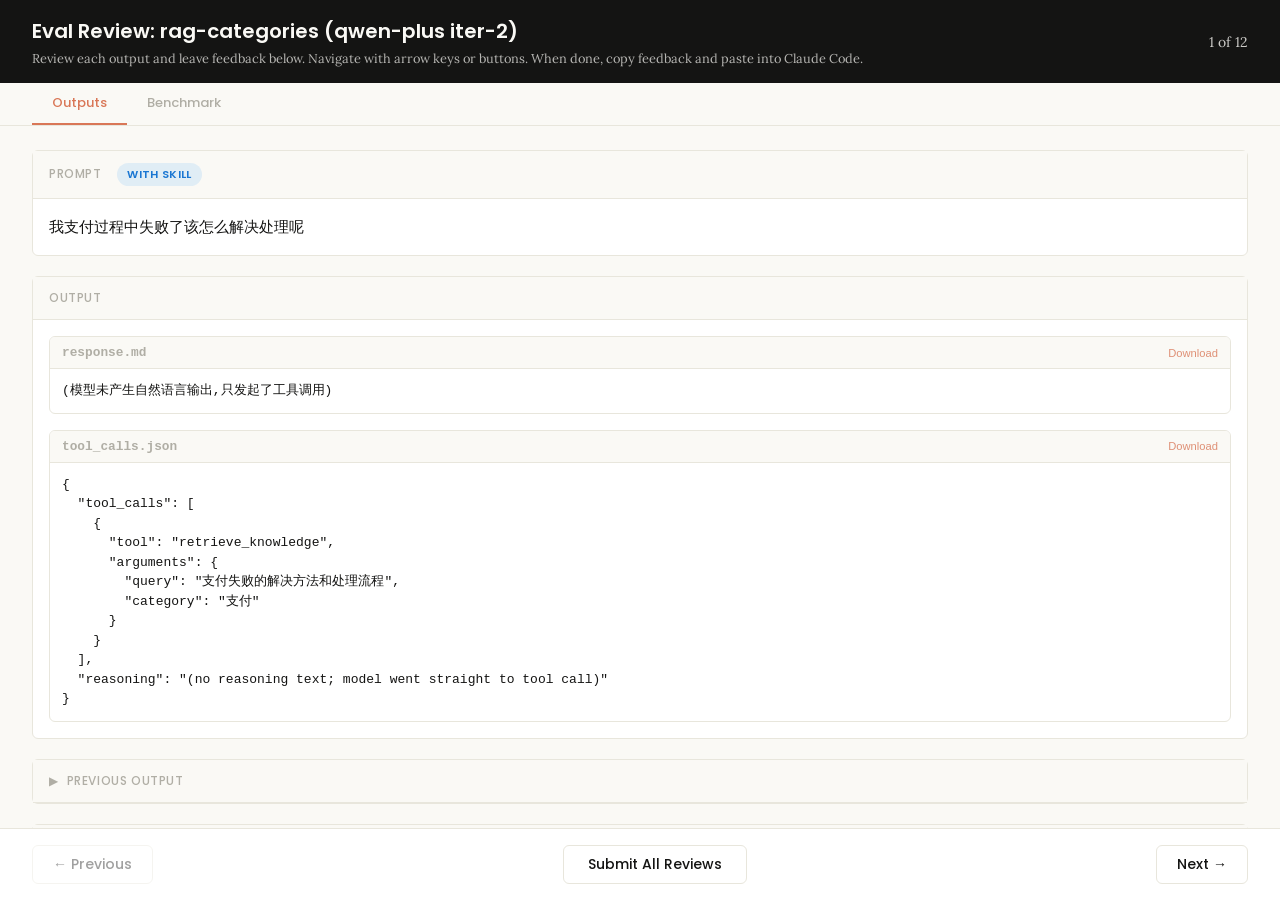
<file: src/skill/rag-categories-workspace-qwen-plus/iteration-2/review.html>
<!DOCTYPE html>
<html lang="en">
<head>
  <meta charset="UTF-8">
  <meta name="viewport" content="width=device-width, initial-scale=1.0">
  <title>Eval Review</title>
  <link rel="preconnect" href="https://fonts.googleapis.com">
  <link rel="preconnect" href="https://fonts.gstatic.com" crossorigin>
  <link href="https://fonts.googleapis.com/css2?family=Poppins:wght@500;600&family=Lora:wght@400;500&display=swap" rel="stylesheet">
  <script src="https://cdn.sheetjs.com/xlsx-0.20.3/package/dist/xlsx.full.min.js" integrity="sha384-EnyY0/GSHQGSxSgMwaIPzSESbqoOLSexfnSMN2AP+39Ckmn92stwABZynq1JyzdT" crossorigin="anonymous"></script>
  <style>
    :root {
      --bg: #faf9f5;
      --surface: #ffffff;
      --border: #e8e6dc;
      --text: #141413;
      --text-muted: #b0aea5;
      --accent: #d97757;
      --accent-hover: #c4613f;
      --green: #788c5d;
      --green-bg: #eef2e8;
      --red: #c44;
      --red-bg: #fceaea;
      --header-bg: #141413;
      --header-text: #faf9f5;
      --radius: 6px;
    }

    * { box-sizing: border-box; margin: 0; padding: 0; }

    body {
      font-family: 'Lora', Georgia, serif;
      background: var(--bg);
      color: var(--text);
      height: 100vh;
      display: flex;
      flex-direction: column;
    }

    /* ---- Header ---- */
    .header {
      background: var(--header-bg);
      color: var(--header-text);
      padding: 1rem 2rem;
      display: flex;
      justify-content: space-between;
      align-items: center;
      flex-shrink: 0;
    }
    .header h1 {
      font-family: 'Poppins', sans-serif;
      font-size: 1.25rem;
      font-weight: 600;
    }
    .header .instructions {
      font-size: 0.8rem;
      opacity: 0.7;
      margin-top: 0.25rem;
    }
    .header .progress {
      font-size: 0.875rem;
      opacity: 0.8;
      text-align: right;
    }

    /* ---- Main content ---- */
    .main {
      flex: 1;
      overflow-y: auto;
      padding: 1.5rem 2rem;
      display: flex;
      flex-direction: column;
      gap: 1.25rem;
    }

    /* ---- Sections ---- */
    .section {
      background: var(--surface);
      border: 1px solid var(--border);
      border-radius: var(--radius);
      flex-shrink: 0;
    }
    .section-header {
      font-family: 'Poppins', sans-serif;
      padding: 0.75rem 1rem;
      font-size: 0.75rem;
      font-weight: 500;
      text-transform: uppercase;
      letter-spacing: 0.05em;
      color: var(--text-muted);
      border-bottom: 1px solid var(--border);
      background: var(--bg);
    }
    .section-body {
      padding: 1rem;
    }

    /* ---- Config badge ---- */
    .config-badge {
      display: inline-block;
      padding: 0.2rem 0.625rem;
      border-radius: 9999px;
      font-family: 'Poppins', sans-serif;
      font-size: 0.6875rem;
      font-weight: 600;
      text-transform: uppercase;
      letter-spacing: 0.03em;
      margin-left: 0.75rem;
      vertical-align: middle;
    }
    .config-badge.config-primary {
      background: rgba(33, 150, 243, 0.12);
      color: #1976d2;
    }
    .config-badge.config-baseline {
      background: rgba(255, 193, 7, 0.15);
      color: #f57f17;
    }

    /* ---- Prompt ---- */
    .prompt-text {
      white-space: pre-wrap;
      font-size: 0.9375rem;
      line-height: 1.6;
    }

    /* ---- Outputs ---- */
    .output-file {
      border: 1px solid var(--border);
      border-radius: var(--radius);
      overflow: hidden;
    }
    .output-file + .output-file {
      margin-top: 1rem;
    }
    .output-file-header {
      padding: 0.5rem 0.75rem;
      font-size: 0.8rem;
      font-weight: 600;
      color: var(--text-muted);
      background: var(--bg);
      border-bottom: 1px solid var(--border);
      font-family: 'SF Mono', SFMono-Regular, Consolas, 'Liberation Mono', Menlo, monospace;
      display: flex;
      justify-content: space-between;
      align-items: center;
    }
    .output-file-header .dl-btn {
      font-size: 0.7rem;
      color: var(--accent);
      text-decoration: none;
      cursor: pointer;
      font-family: -apple-system, BlinkMacSystemFont, 'Segoe UI', sans-serif;
      font-weight: 500;
      opacity: 0.8;
    }
    .output-file-header .dl-btn:hover {
      opacity: 1;
      text-decoration: underline;
    }
    .output-file-content {
      padding: 0.75rem;
      overflow-x: auto;
    }
    .output-file-content pre {
      font-size: 0.8125rem;
      line-height: 1.5;
      white-space: pre-wrap;
      word-break: break-word;
      font-family: 'SF Mono', SFMono-Regular, Consolas, 'Liberation Mono', Menlo, monospace;
    }
    .output-file-content img {
      max-width: 100%;
      height: auto;
      border-radius: 4px;
    }
    .output-file-content iframe {
      width: 100%;
      height: 600px;
      border: none;
    }
    .output-file-content table {
      border-collapse: collapse;
      font-size: 0.8125rem;
      width: 100%;
    }
    .output-file-content table td,
    .output-file-content table th {
      border: 1px solid var(--border);
      padding: 0.375rem 0.5rem;
      text-align: left;
    }
    .output-file-content table th {
      background: var(--bg);
      font-weight: 600;
    }
    .output-file-content .download-link {
      display: inline-flex;
      align-items: center;
      gap: 0.5rem;
      padding: 0.5rem 1rem;
      background: var(--bg);
      border: 1px solid var(--border);
      border-radius: 4px;
      color: var(--accent);
      text-decoration: none;
      font-size: 0.875rem;
      cursor: pointer;
    }
    .output-file-content .download-link:hover {
      background: var(--border);
    }
    .empty-state {
      color: var(--text-muted);
      font-style: italic;
      padding: 2rem;
      text-align: center;
    }

    /* ---- Feedback ---- */
    .prev-feedback {
      background: var(--bg);
      border: 1px solid var(--border);
      border-radius: 4px;
      padding: 0.625rem 0.75rem;
      margin-top: 0.75rem;
      font-size: 0.8125rem;
      color: var(--text-muted);
      line-height: 1.5;
    }
    .prev-feedback-label {
      font-size: 0.7rem;
      font-weight: 600;
      text-transform: uppercase;
      letter-spacing: 0.04em;
      margin-bottom: 0.25rem;
      color: var(--text-muted);
    }
    .feedback-textarea {
      width: 100%;
      min-height: 100px;
      padding: 0.75rem;
      border: 1px solid var(--border);
      border-radius: 4px;
      font-family: inherit;
      font-size: 0.9375rem;
      line-height: 1.5;
      resize: vertical;
      color: var(--text);
    }
    .feedback-textarea:focus {
      outline: none;
      border-color: var(--accent);
      box-shadow: 0 0 0 3px rgba(37, 99, 235, 0.1);
    }
    .feedback-status {
      font-size: 0.75rem;
      color: var(--text-muted);
      margin-top: 0.5rem;
      min-height: 1.1em;
    }

    /* ---- Grades (collapsible) ---- */
    .grades-toggle {
      display: flex;
      align-items: center;
      cursor: pointer;
      user-select: none;
    }
    .grades-toggle:hover {
      color: var(--accent);
    }
    .grades-toggle .arrow {
      margin-right: 0.5rem;
      transition: transform 0.15s;
      font-size: 0.75rem;
    }
    .grades-toggle .arrow.open {
      transform: rotate(90deg);
    }
    .grades-content {
      display: none;
      margin-top: 0.75rem;
    }
    .grades-content.open {
      display: block;
    }
    .grades-summary {
      font-size: 0.875rem;
      margin-bottom: 0.75rem;
      display: flex;
      align-items: center;
      gap: 0.5rem;
    }
    .grade-badge {
      display: inline-block;
      padding: 0.125rem 0.5rem;
      border-radius: 9999px;
      font-size: 0.75rem;
      font-weight: 600;
    }
    .grade-pass { background: var(--green-bg); color: var(--green); }
    .grade-fail { background: var(--red-bg); color: var(--red); }
    .assertion-list {
      list-style: none;
    }
    .assertion-item {
      padding: 0.625rem 0;
      border-bottom: 1px solid var(--border);
      font-size: 0.8125rem;
    }
    .assertion-item:last-child { border-bottom: none; }
    .assertion-status {
      font-weight: 600;
      margin-right: 0.5rem;
    }
    .assertion-status.pass { color: var(--green); }
    .assertion-status.fail { color: var(--red); }
    .assertion-evidence {
      color: var(--text-muted);
      font-size: 0.75rem;
      margin-top: 0.25rem;
      padding-left: 1.5rem;
    }

    /* ---- View tabs ---- */
    .view-tabs {
      display: flex;
      gap: 0;
      padding: 0 2rem;
      background: var(--bg);
      border-bottom: 1px solid var(--border);
      flex-shrink: 0;
    }
    .view-tab {
      font-family: 'Poppins', sans-serif;
      padding: 0.625rem 1.25rem;
      font-size: 0.8125rem;
      font-weight: 500;
      cursor: pointer;
      border: none;
      background: none;
      color: var(--text-muted);
      border-bottom: 2px solid transparent;
      transition: all 0.15s;
    }
    .view-tab:hover { color: var(--text); }
    .view-tab.active {
      color: var(--accent);
      border-bottom-color: var(--accent);
    }
    .view-panel { display: none; }
    .view-panel.active { display: flex; flex-direction: column; flex: 1; overflow: hidden; }

    /* ---- Benchmark view ---- */
    .benchmark-view {
      padding: 1.5rem 2rem;
      overflow-y: auto;
      flex: 1;
    }
    .benchmark-table {
      border-collapse: collapse;
      background: var(--surface);
      border: 1px solid var(--border);
      border-radius: var(--radius);
      font-size: 0.8125rem;
      width: 100%;
      margin-bottom: 1.5rem;
    }
    .benchmark-table th, .benchmark-table td {
      padding: 0.625rem 0.75rem;
      text-align: left;
      border: 1px solid var(--border);
    }
    .benchmark-table th {
      font-family: 'Poppins', sans-serif;
      background: var(--header-bg);
      color: var(--header-text);
      font-weight: 500;
      font-size: 0.75rem;
      text-transform: uppercase;
      letter-spacing: 0.04em;
    }
    .benchmark-table tr:hover { background: var(--bg); }
    .benchmark-table tr.benchmark-row-with { background: rgba(33, 150, 243, 0.06); }
    .benchmark-table tr.benchmark-row-without { background: rgba(255, 193, 7, 0.06); }
    .benchmark-table tr.benchmark-row-with:hover { background: rgba(33, 150, 243, 0.12); }
    .benchmark-table tr.benchmark-row-without:hover { background: rgba(255, 193, 7, 0.12); }
    .benchmark-table tr.benchmark-row-avg { font-weight: 600; border-top: 2px solid var(--border); }
    .benchmark-table tr.benchmark-row-avg.benchmark-row-with { background: rgba(33, 150, 243, 0.12); }
    .benchmark-table tr.benchmark-row-avg.benchmark-row-without { background: rgba(255, 193, 7, 0.12); }
    .benchmark-delta-positive { color: var(--green); font-weight: 600; }
    .benchmark-delta-negative { color: var(--red); font-weight: 600; }
    .benchmark-notes {
      background: var(--surface);
      border: 1px solid var(--border);
      border-radius: var(--radius);
      padding: 1rem;
    }
    .benchmark-notes h3 {
      font-family: 'Poppins', sans-serif;
      font-size: 0.875rem;
      margin-bottom: 0.75rem;
    }
    .benchmark-notes ul {
      list-style: disc;
      padding-left: 1.25rem;
    }
    .benchmark-notes li {
      font-size: 0.8125rem;
      line-height: 1.6;
      margin-bottom: 0.375rem;
    }
    .benchmark-empty {
      color: var(--text-muted);
      font-style: italic;
      text-align: center;
      padding: 3rem;
    }

    /* ---- Navigation ---- */
    .nav {
      display: flex;
      justify-content: space-between;
      align-items: center;
      padding: 1rem 2rem;
      border-top: 1px solid var(--border);
      background: var(--surface);
      flex-shrink: 0;
    }
    .nav-btn {
      font-family: 'Poppins', sans-serif;
      padding: 0.5rem 1.25rem;
      border: 1px solid var(--border);
      border-radius: var(--radius);
      background: var(--surface);
      cursor: pointer;
      font-size: 0.875rem;
      font-weight: 500;
      color: var(--text);
      transition: all 0.15s;
    }
    .nav-btn:hover:not(:disabled) {
      background: var(--bg);
      border-color: var(--text-muted);
    }
    .nav-btn:disabled {
      opacity: 0.4;
      cursor: not-allowed;
    }
    .done-btn {
      font-family: 'Poppins', sans-serif;
      padding: 0.5rem 1.5rem;
      border: 1px solid var(--border);
      border-radius: var(--radius);
      background: var(--surface);
      color: var(--text);
      cursor: pointer;
      font-size: 0.875rem;
      font-weight: 500;
      transition: all 0.15s;
    }
    .done-btn:hover {
      background: var(--bg);
      border-color: var(--text-muted);
    }
    .done-btn.ready {
      border: none;
      background: var(--accent);
      color: white;
      font-weight: 600;
    }
    .done-btn.ready:hover {
      background: var(--accent-hover);
    }
    /* ---- Done overlay ---- */
    .done-overlay {
      display: none;
      position: fixed;
      inset: 0;
      background: rgba(0, 0, 0, 0.5);
      z-index: 100;
      justify-content: center;
      align-items: center;
    }
    .done-overlay.visible {
      display: flex;
    }
    .done-card {
      background: var(--surface);
      border-radius: 12px;
      padding: 2rem 3rem;
      text-align: center;
      box-shadow: 0 20px 60px rgba(0, 0, 0, 0.3);
      max-width: 500px;
    }
    .done-card h2 {
      font-size: 1.5rem;
      margin-bottom: 0.5rem;
    }
    .done-card p {
      color: var(--text-muted);
      margin-bottom: 1.5rem;
      line-height: 1.5;
    }
    .done-card .btn-row {
      display: flex;
      gap: 0.5rem;
      justify-content: center;
    }
    .done-card button {
      padding: 0.5rem 1.25rem;
      border: 1px solid var(--border);
      border-radius: var(--radius);
      background: var(--surface);
      cursor: pointer;
      font-size: 0.875rem;
    }
    .done-card button:hover {
      background: var(--bg);
    }
    /* ---- Toast ---- */
    .toast {
      position: fixed;
      bottom: 5rem;
      left: 50%;
      transform: translateX(-50%);
      background: var(--header-bg);
      color: var(--header-text);
      padding: 0.625rem 1.25rem;
      border-radius: var(--radius);
      font-size: 0.875rem;
      opacity: 0;
      transition: opacity 0.3s;
      pointer-events: none;
      z-index: 200;
    }
    .toast.visible {
      opacity: 1;
    }
  </style>
</head>
<body>
  <div id="app" style="height:100vh; display:flex; flex-direction:column;">
    <div class="header">
      <div>
        <h1>Eval Review: <span id="skill-name"></span></h1>
        <div class="instructions">Review each output and leave feedback below. Navigate with arrow keys or buttons. When done, copy feedback and paste into Claude Code.</div>
      </div>
      <div class="progress" id="progress"></div>
    </div>

    <!-- View tabs (only shown when benchmark data exists) -->
    <div class="view-tabs" id="view-tabs" style="display:none;">
      <button class="view-tab active" onclick="switchView('outputs')">Outputs</button>
      <button class="view-tab" onclick="switchView('benchmark')">Benchmark</button>
    </div>

    <!-- Outputs panel (qualitative review) -->
    <div class="view-panel active" id="panel-outputs">
    <div class="main">
      <!-- Prompt -->
      <div class="section">
        <div class="section-header">Prompt <span class="config-badge" id="config-badge" style="display:none;"></span></div>
        <div class="section-body">
          <div class="prompt-text" id="prompt-text"></div>
        </div>
      </div>

      <!-- Outputs -->
      <div class="section">
        <div class="section-header">Output</div>
        <div class="section-body" id="outputs-body">
          <div class="empty-state">No output files found</div>
        </div>
      </div>

      <!-- Previous Output (collapsible) -->
      <div class="section" id="prev-outputs-section" style="display:none;">
        <div class="section-header">
          <div class="grades-toggle" onclick="togglePrevOutputs()">
            <span class="arrow" id="prev-outputs-arrow">&#9654;</span>
            Previous Output
          </div>
        </div>
        <div class="grades-content" id="prev-outputs-content"></div>
      </div>

      <!-- Grades (collapsible) -->
      <div class="section" id="grades-section" style="display:none;">
        <div class="section-header">
          <div class="grades-toggle" onclick="toggleGrades()">
            <span class="arrow" id="grades-arrow">&#9654;</span>
            Formal Grades
          </div>
        </div>
        <div class="grades-content" id="grades-content"></div>
      </div>

      <!-- Feedback -->
      <div class="section">
        <div class="section-header">Your Feedback</div>
        <div class="section-body">
          <textarea
            class="feedback-textarea"
            id="feedback"
            placeholder="What do you think of this output? Any issues, suggestions, or things that look great?"
          ></textarea>
          <div class="feedback-status" id="feedback-status"></div>
          <div class="prev-feedback" id="prev-feedback" style="display:none;">
            <div class="prev-feedback-label">Previous feedback</div>
            <div id="prev-feedback-text"></div>
          </div>
        </div>
      </div>
    </div>

    <div class="nav" id="outputs-nav">
      <button class="nav-btn" id="prev-btn" onclick="navigate(-1)">&#8592; Previous</button>
      <button class="done-btn" id="done-btn" onclick="showDoneDialog()">Submit All Reviews</button>
      <button class="nav-btn" id="next-btn" onclick="navigate(1)">Next &#8594;</button>
    </div>
    </div><!-- end panel-outputs -->

    <!-- Benchmark panel (quantitative stats) -->
    <div class="view-panel" id="panel-benchmark">
      <div class="benchmark-view" id="benchmark-content">
        <div class="benchmark-empty">No benchmark data available. Run a benchmark to see quantitative results here.</div>
      </div>
    </div>
  </div>

  <!-- Done overlay -->
  <div class="done-overlay" id="done-overlay">
    <div class="done-card">
      <h2>Review Complete</h2>
      <p>Your feedback has been saved. Go back to your Claude Code session and tell Claude you're done reviewing.</p>
      <div class="btn-row">
        <button onclick="closeDoneDialog()">OK</button>
      </div>
    </div>
  </div>

  <!-- Toast -->
  <div class="toast" id="toast"></div>

  <script>
    // ---- Embedded data (injected by generate_review.py) ----
    const EMBEDDED_DATA = {"skill_name": "rag-categories (qwen-plus iter-2)", "runs": [{"id": "eval-1-with_skill", "prompt": "\u6211\u652f\u4ed8\u8fc7\u7a0b\u4e2d\u5931\u8d25\u4e86\u8be5\u600e\u4e48\u89e3\u51b3\u5904\u7406\u5462", "eval_id": 1, "outputs": [{"name": "response.md", "type": "text", "content": "(\u6a21\u578b\u672a\u4ea7\u751f\u81ea\u7136\u8bed\u8a00\u8f93\u51fa,\u53ea\u53d1\u8d77\u4e86\u5de5\u5177\u8c03\u7528)"}, {"name": "tool_calls.json", "type": "text", "content": "{\n  \"tool_calls\": [\n    {\n      \"tool\": \"retrieve_knowledge\",\n      \"arguments\": {\n        \"query\": \"\u652f\u4ed8\u5931\u8d25\u7684\u89e3\u51b3\u65b9\u6cd5\u548c\u5904\u7406\u6d41\u7a0b\",\n        \"category\": \"\u652f\u4ed8\"\n      }\n    }\n  ],\n  \"reasoning\": \"(no reasoning text; model went straight to tool call)\"\n}"}], "grading": {"expectations": [{"text": "\u8c03\u7528\u4e86 retrieve_knowledge \u51fd\u6570", "passed": true, "evidence": "\u5171\u53d1\u73b0 1 \u6b21 retrieve_knowledge \u8c03\u7528"}, {"text": "category \u53c2\u6570\u7684\u503c\u7b49\u4e8e '\u652f\u4ed8'", "passed": true, "evidence": "\u671f\u671b category='\u652f\u4ed8'\uff0c\u5b9e\u9645\u89c2\u5bdf\u5230 category \u53c2\u6570\u503c: ['\u652f\u4ed8']"}, {"text": "query \u53c2\u6570\u5305\u542b\u539f\u59cb\u95ee\u9898\u7684\u6838\u5fc3\u8bed\u4e49", "passed": true, "evidence": "\u671f\u671b query \u542b\u5173\u952e\u8bcd\u4e4b\u4e00 ['\u652f\u4ed8', '\u5931\u8d25']\uff0c\u5b9e\u9645 query \u5217\u8868: ['\u652f\u4ed8\u5931\u8d25\u7684\u89e3\u51b3\u65b9\u6cd5\u548c\u5904\u7406\u6d41\u7a0b']"}], "summary": {"passed": 3, "failed": 0, "total": 3, "pass_rate": 1.0}}}, {"id": "eval-1-without_skill", "prompt": "\u6211\u652f\u4ed8\u8fc7\u7a0b\u4e2d\u5931\u8d25\u4e86\u8be5\u600e\u4e48\u89e3\u51b3\u5904\u7406\u5462", "eval_id": 1, "outputs": [{"name": "response.md", "type": "text", "content": "\u652f\u4ed8\u8fc7\u7a0b\u4e2d\u5931\u8d25\u53ef\u80fd\u7531\u591a\u79cd\u539f\u56e0\u5f15\u8d77\uff0c\u4f8b\u5982\u7f51\u7edc\u95ee\u9898\u3001\u8d26\u6237\u4f59\u989d\u4e0d\u8db3\u3001\u94f6\u884c\u5361\u9650\u989d\u3001\u7cfb\u7edf\u5f02\u5e38\u6216\u98ce\u63a7\u62e6\u622a\u7b49\u3002\u4e3a\u4e86\u66f4\u7cbe\u51c6\u5730\u5e2e\u60a8\u6392\u67e5\u548c\u89e3\u51b3\uff0c\u8bf7\u544a\u8bc9\u6211\uff1a\n\n- \u60a8\u4f7f\u7528\u7684\u662f\u54ea\u79cd\u652f\u4ed8\u65b9\u5f0f\uff08\u5982\u5fae\u4fe1\u652f\u4ed8\u3001\u652f\u4ed8\u5b9d\u3001\u94f6\u884c\u5361\u5feb\u6377\u652f\u4ed8\u7b49\uff09\uff1f  \n- \u5931\u8d25\u65f6\u770b\u5230\u7684\u5177\u4f53\u63d0\u793a\u4fe1\u606f\u662f\u4ec0\u4e48\uff1f\uff08\u4f8b\u5982\u201c\u652f\u4ed8\u8d85\u65f6\u201d\u201c\u4f59\u989d\u4e0d\u8db3\u201d\u201c\u4ea4\u6613\u88ab\u62d2\u7edd\u201d\u7b49\uff09  \n- \u662f\u5426\u5728\u5546\u6237\u5c0f\u7a0b\u5e8f/APP\u5185\u652f\u4ed8\uff1f\u8fd8\u662f\u5728\u6211\u4eec\u5e73\u53f0\u7684\u6536\u94f6\u53f0\u9875\u9762\uff1f\n\n\u540c\u65f6\uff0c\u6211\u5148\u4e3a\u60a8\u68c0\u7d22\u901a\u7528\u7684\u652f\u4ed8\u5931\u8d25\u5904\u7406\u6307\u5357\uff1a\n\n"}, {"name": "tool_calls.json", "type": "text", "content": "{\n  \"tool_calls\": [\n    {\n      \"tool\": \"retrieve_knowledge\",\n      \"arguments\": {\n        \"query\": \"\u652f\u4ed8\u5931\u8d25\u5e38\u89c1\u539f\u56e0\u53ca\u89e3\u51b3\u65b9\u6848\",\n        \"category\": \"\u652f\u4ed8\"\n      }\n    }\n  ],\n  \"reasoning\": \"\u652f\u4ed8\u8fc7\u7a0b\u4e2d\u5931\u8d25\u53ef\u80fd\u7531\u591a\u79cd\u539f\u56e0\u5f15\u8d77\uff0c\u4f8b\u5982\u7f51\u7edc\u95ee\u9898\u3001\u8d26\u6237\u4f59\u989d\u4e0d\u8db3\u3001\u94f6\u884c\u5361\u9650\u989d\u3001\u7cfb\u7edf\u5f02\u5e38\u6216\u98ce\u63a7\u62e6\u622a\u7b49\u3002\u4e3a\u4e86\u66f4\u7cbe\u51c6\u5730\u5e2e\u60a8\u6392\u67e5\u548c\u89e3\u51b3\uff0c\u8bf7\u544a\u8bc9\u6211\uff1a\\n\\n- \u60a8\u4f7f\u7528\u7684\u662f\u54ea\u79cd\u652f\u4ed8\u65b9\u5f0f\uff08\u5982\u5fae\u4fe1\u652f\u4ed8\u3001\u652f\u4ed8\u5b9d\u3001\u94f6\u884c\u5361\u5feb\u6377\u652f\u4ed8\u7b49\uff09\uff1f  \\n- \u5931\u8d25\u65f6\u770b\u5230\u7684\u5177\u4f53\u63d0\u793a\u4fe1\u606f\u662f\u4ec0\u4e48\uff1f\uff08\u4f8b\u5982\u201c\u652f\u4ed8\u8d85\u65f6\u201d\u201c\u4f59\u989d\u4e0d\u8db3\u201d\u201c\u4ea4\u6613\u88ab\u62d2\u7edd\u201d\u7b49\uff09  \\n- \u662f\u5426\u5728\u5546\u6237\u5c0f\u7a0b\u5e8f/APP\u5185\u652f\u4ed8\uff1f\u8fd8\u662f\u5728\u6211\u4eec\u5e73\u53f0\u7684\u6536\u94f6\u53f0\u9875\u9762\uff1f\\n\\n\u540c\u65f6\uff0c\u6211\u5148\u4e3a\u60a8\u68c0\u7d22\u901a\u7528\u7684\u652f\u4ed8\u5931\u8d25\u5904\u7406\u6307\u5357\uff1a\"\n}"}], "grading": {"expectations": [{"text": "\u8c03\u7528\u4e86 retrieve_knowledge \u51fd\u6570", "passed": true, "evidence": "\u5171\u53d1\u73b0 1 \u6b21 retrieve_knowledge \u8c03\u7528"}, {"text": "category \u53c2\u6570\u7684\u503c\u7b49\u4e8e '\u652f\u4ed8'", "passed": true, "evidence": "\u671f\u671b category='\u652f\u4ed8'\uff0c\u5b9e\u9645\u89c2\u5bdf\u5230 category \u53c2\u6570\u503c: ['\u652f\u4ed8']"}, {"text": "query \u53c2\u6570\u5305\u542b\u539f\u59cb\u95ee\u9898\u7684\u6838\u5fc3\u8bed\u4e49", "passed": true, "evidence": "\u671f\u671b query \u542b\u5173\u952e\u8bcd\u4e4b\u4e00 ['\u652f\u4ed8', '\u5931\u8d25']\uff0c\u5b9e\u9645 query \u5217\u8868: ['\u652f\u4ed8\u5931\u8d25\u5e38\u89c1\u539f\u56e0\u53ca\u89e3\u51b3\u65b9\u6848']"}], "summary": {"passed": 3, "failed": 0, "total": 3, "pass_rate": 1.0}}}, {"id": "eval-2-with_skill", "prompt": "\u5546\u6237\u5165\u9a7b\u7684\u8d44\u6599\u8981\u63d0\u4ea4\u54ea\u4e9b", "eval_id": 2, "outputs": [{"name": "response.md", "type": "text", "content": "(\u6a21\u578b\u672a\u4ea7\u751f\u81ea\u7136\u8bed\u8a00\u8f93\u51fa,\u53ea\u53d1\u8d77\u4e86\u5de5\u5177\u8c03\u7528)"}, {"name": "tool_calls.json", "type": "text", "content": "{\n  \"tool_calls\": [\n    {\n      \"tool\": \"retrieve_knowledge\",\n      \"arguments\": {\n        \"query\": \"\u5546\u6237\u5165\u9a7b\u9700\u8981\u63d0\u4ea4\u54ea\u4e9b\u8d44\u6599\",\n        \"category\": \"\u8fdb\u4ef6\"\n      }\n    }\n  ],\n  \"reasoning\": \"(no reasoning text; model went straight to tool call)\"\n}"}], "grading": {"expectations": [{"text": "\u8c03\u7528\u4e86 retrieve_knowledge \u51fd\u6570", "passed": true, "evidence": "\u5171\u53d1\u73b0 1 \u6b21 retrieve_knowledge \u8c03\u7528"}, {"text": "category \u53c2\u6570\u7684\u503c\u7b49\u4e8e '\u8fdb\u4ef6'", "passed": true, "evidence": "\u671f\u671b category='\u8fdb\u4ef6'\uff0c\u5b9e\u9645\u89c2\u5bdf\u5230 category \u53c2\u6570\u503c: ['\u8fdb\u4ef6']"}], "summary": {"passed": 2, "failed": 0, "total": 2, "pass_rate": 1.0}}}, {"id": "eval-2-without_skill", "prompt": "\u5546\u6237\u5165\u9a7b\u7684\u8d44\u6599\u8981\u63d0\u4ea4\u54ea\u4e9b", "eval_id": 2, "outputs": [{"name": "response.md", "type": "text", "content": "(\u6a21\u578b\u672a\u4ea7\u751f\u81ea\u7136\u8bed\u8a00\u8f93\u51fa,\u53ea\u53d1\u8d77\u4e86\u5de5\u5177\u8c03\u7528)"}, {"name": "tool_calls.json", "type": "text", "content": "{\n  \"tool_calls\": [\n    {\n      \"tool\": \"retrieve_knowledge\",\n      \"arguments\": {\n        \"query\": \"\u5546\u6237\u5165\u9a7b\u9700\u8981\u63d0\u4ea4\u54ea\u4e9b\u8d44\u6599\",\n        \"category\": \"\u8fdb\u4ef6\"\n      }\n    }\n  ],\n  \"reasoning\": \"(no reasoning text; model went straight to tool call)\"\n}"}], "grading": {"expectations": [{"text": "\u8c03\u7528\u4e86 retrieve_knowledge \u51fd\u6570", "passed": true, "evidence": "\u5171\u53d1\u73b0 1 \u6b21 retrieve_knowledge \u8c03\u7528"}, {"text": "category \u53c2\u6570\u7684\u503c\u7b49\u4e8e '\u8fdb\u4ef6'", "passed": true, "evidence": "\u671f\u671b category='\u8fdb\u4ef6'\uff0c\u5b9e\u9645\u89c2\u5bdf\u5230 category \u53c2\u6570\u503c: ['\u8fdb\u4ef6']"}], "summary": {"passed": 2, "failed": 0, "total": 2, "pass_rate": 1.0}}}, {"id": "eval-3-with_skill", "prompt": "\u4f63\u91d1\u7ed3\u7b97\u5468\u671f\u662f\u591a\u4e45", "eval_id": 3, "outputs": [{"name": "response.md", "type": "text", "content": "(\u6a21\u578b\u672a\u4ea7\u751f\u81ea\u7136\u8bed\u8a00\u8f93\u51fa,\u53ea\u53d1\u8d77\u4e86\u5de5\u5177\u8c03\u7528)"}, {"name": "tool_calls.json", "type": "text", "content": "{\n  \"tool_calls\": [\n    {\n      \"tool\": \"retrieve_knowledge\",\n      \"arguments\": {\n        \"query\": \"\u4f63\u91d1\u7ed3\u7b97\u5468\u671f\u662f\u591a\u4e45\",\n        \"category\": \"\u5206\u6da6\"\n      }\n    }\n  ],\n  \"reasoning\": \"(no reasoning text; model went straight to tool call)\"\n}"}], "grading": {"expectations": [{"text": "\u8c03\u7528\u4e86 retrieve_knowledge \u51fd\u6570", "passed": true, "evidence": "\u5171\u53d1\u73b0 1 \u6b21 retrieve_knowledge \u8c03\u7528"}, {"text": "category \u53c2\u6570\u7684\u503c\u7b49\u4e8e '\u5206\u6da6'", "passed": true, "evidence": "\u671f\u671b category='\u5206\u6da6'\uff0c\u5b9e\u9645\u89c2\u5bdf\u5230 category \u53c2\u6570\u503c: ['\u5206\u6da6']"}], "summary": {"passed": 2, "failed": 0, "total": 2, "pass_rate": 1.0}}}, {"id": "eval-3-without_skill", "prompt": "\u4f63\u91d1\u7ed3\u7b97\u5468\u671f\u662f\u591a\u4e45", "eval_id": 3, "outputs": [{"name": "response.md", "type": "text", "content": "(\u6a21\u578b\u672a\u4ea7\u751f\u81ea\u7136\u8bed\u8a00\u8f93\u51fa,\u53ea\u53d1\u8d77\u4e86\u5de5\u5177\u8c03\u7528)"}, {"name": "tool_calls.json", "type": "text", "content": "{\n  \"tool_calls\": [\n    {\n      \"tool\": \"retrieve_knowledge\",\n      \"arguments\": {\n        \"query\": \"\u4f63\u91d1\u7ed3\u7b97\u5468\u671f\",\n        \"category\": \"\u5206\u6da6\"\n      }\n    }\n  ],\n  \"reasoning\": \"(no reasoning text; model went straight to tool call)\"\n}"}], "grading": {"expectations": [{"text": "\u8c03\u7528\u4e86 retrieve_knowledge \u51fd\u6570", "passed": true, "evidence": "\u5171\u53d1\u73b0 1 \u6b21 retrieve_knowledge \u8c03\u7528"}, {"text": "category \u53c2\u6570\u7684\u503c\u7b49\u4e8e '\u5206\u6da6'", "passed": true, "evidence": "\u671f\u671b category='\u5206\u6da6'\uff0c\u5b9e\u9645\u89c2\u5bdf\u5230 category \u53c2\u6570\u503c: ['\u5206\u6da6']"}], "summary": {"passed": 2, "failed": 0, "total": 2, "pass_rate": 1.0}}}, {"id": "eval-4-with_skill", "prompt": "\u6211\u8fdb\u4ef6\u4e4b\u540e,\u5206\u6da6\u600e\u4e48\u5206\u914d?", "eval_id": 4, "outputs": [{"name": "response.md", "type": "text", "content": "\u7528\u6237\u95ee\u9898\u540c\u65f6\u6d89\u53ca\u201c\u8fdb\u4ef6\u201d\u548c\u201c\u5206\u6da6\u201d\u4e24\u4e2a\u9886\u57df\uff1a  \n- \u201c\u6211\u8fdb\u4ef6\u4e4b\u540e\u201d \u2192 \u5c5e\u4e8e**\u8fdb\u4ef6**\u5206\u7c7b\uff08\u5173\u952e\u8bcd\uff1a\u8fdb\u4ef6\u3001\u5165\u9a7b\u3001\u8d44\u8d28\u5ba1\u6838\u7b49\uff09  \n- \u201c\u5206\u6da6\u600e\u4e48\u5206\u914d\u201d \u2192 \u5c5e\u4e8e**\u5206\u6da6**\u5206\u7c7b\uff08\u5173\u952e\u8bcd\uff1a\u5206\u6da6\u3001\u5206\u8d26\u3001\u5229\u6da6\u5206\u914d\u7b49\uff09\n\n\u56e0\u6b64\u9700\u5206\u522b\u8c03\u7528 `retrieve_knowledge` \u8fdb\u884c\u53cc\u8def\u5f84\u68c0\u7d22\uff0c\u4ee5\u83b7\u53d6\u8fdb\u4ef6\u6d41\u7a0b\u4e0e\u5206\u6da6\u89c4\u5219\u7684\u5173\u8054\u4fe1\u606f\u3002\n\n"}, {"name": "tool_calls.json", "type": "text", "content": "{\n  \"tool_calls\": [\n    {\n      \"tool\": \"retrieve_knowledge\",\n      \"arguments\": {\n        \"query\": \"\u8fdb\u4ef6\u5b8c\u6210\u540e\u5206\u6da6\u5982\u4f55\u5206\u914d\",\n        \"category\": \"\u8fdb\u4ef6\"\n      }\n    },\n    {\n      \"tool\": \"retrieve_knowledge\",\n      \"arguments\": {\n        \"query\": \"\u8fdb\u4ef6\u5b8c\u6210\u540e\u5206\u6da6\u5982\u4f55\u5206\u914d\",\n        \"category\": \"\u5206\u6da6\"\n      }\n    }\n  ],\n  \"reasoning\": \"\u7528\u6237\u95ee\u9898\u540c\u65f6\u6d89\u53ca\u201c\u8fdb\u4ef6\u201d\u548c\u201c\u5206\u6da6\u201d\u4e24\u4e2a\u9886\u57df\uff1a  \\n- \u201c\u6211\u8fdb\u4ef6\u4e4b\u540e\u201d \u2192 \u5c5e\u4e8e**\u8fdb\u4ef6**\u5206\u7c7b\uff08\u5173\u952e\u8bcd\uff1a\u8fdb\u4ef6\u3001\u5165\u9a7b\u3001\u8d44\u8d28\u5ba1\u6838\u7b49\uff09  \\n- \u201c\u5206\u6da6\u600e\u4e48\u5206\u914d\u201d \u2192 \u5c5e\u4e8e**\u5206\u6da6**\u5206\u7c7b\uff08\u5173\u952e\u8bcd\uff1a\u5206\u6da6\u3001\u5206\u8d26\u3001\u5229\u6da6\u5206\u914d\u7b49\uff09\\n\\n\u56e0\u6b64\u9700\u5206\u522b\u8c03\u7528 `retrieve_knowledge` \u8fdb\u884c\u53cc\u8def\u5f84\u68c0\u7d22\uff0c\u4ee5\u83b7\u53d6\u8fdb\u4ef6\u6d41\u7a0b\u4e0e\u5206\u6da6\u89c4\u5219\u7684\u5173\u8054\u4fe1\u606f\u3002\"\n}"}], "grading": {"expectations": [{"text": "\u81f3\u5c11\u8c03\u7528\u4e86 2 \u6b21 retrieve_knowledge", "passed": true, "evidence": "\u671f\u671b\u81f3\u5c11 2 \u6b21\u8c03\u7528\uff0c\u5b9e\u9645 2 \u6b21"}, {"text": "\u8c03\u7528\u4e2d\u5305\u542b category='\u8fdb\u4ef6'", "passed": true, "evidence": "\u671f\u671b\u6709\u4e00\u6b21 category='\u8fdb\u4ef6'\uff0c\u5b9e\u9645 category \u5e8f\u5217: ['\u8fdb\u4ef6', '\u5206\u6da6']"}, {"text": "\u8c03\u7528\u4e2d\u5305\u542b category='\u5206\u6da6'", "passed": true, "evidence": "\u671f\u671b\u6709\u4e00\u6b21 category='\u5206\u6da6'\uff0c\u5b9e\u9645 category \u5e8f\u5217: ['\u8fdb\u4ef6', '\u5206\u6da6']"}], "summary": {"passed": 3, "failed": 0, "total": 3, "pass_rate": 1.0}}}, {"id": "eval-4-without_skill", "prompt": "\u6211\u8fdb\u4ef6\u4e4b\u540e,\u5206\u6da6\u600e\u4e48\u5206\u914d?", "eval_id": 4, "outputs": [{"name": "response.md", "type": "text", "content": "(\u6a21\u578b\u672a\u4ea7\u751f\u81ea\u7136\u8bed\u8a00\u8f93\u51fa,\u53ea\u53d1\u8d77\u4e86\u5de5\u5177\u8c03\u7528)"}, {"name": "tool_calls.json", "type": "text", "content": "{\n  \"tool_calls\": [\n    {\n      \"tool\": \"retrieve_knowledge\",\n      \"arguments\": {\n        \"query\": \"\u8fdb\u4ef6\u540e\u5206\u6da6\u5206\u914d\u89c4\u5219\",\n        \"category\": \"\u5206\u6da6\"\n      }\n    }\n  ],\n  \"reasoning\": \"(no reasoning text; model went straight to tool call)\"\n}"}], "grading": {"expectations": [{"text": "\u81f3\u5c11\u8c03\u7528\u4e86 2 \u6b21 retrieve_knowledge", "passed": false, "evidence": "\u671f\u671b\u81f3\u5c11 2 \u6b21\u8c03\u7528\uff0c\u5b9e\u9645 1 \u6b21"}, {"text": "\u8c03\u7528\u4e2d\u5305\u542b category='\u8fdb\u4ef6'", "passed": false, "evidence": "\u671f\u671b\u6709\u4e00\u6b21 category='\u8fdb\u4ef6'\uff0c\u5b9e\u9645 category \u5e8f\u5217: ['\u5206\u6da6']"}, {"text": "\u8c03\u7528\u4e2d\u5305\u542b category='\u5206\u6da6'", "passed": true, "evidence": "\u671f\u671b\u6709\u4e00\u6b21 category='\u5206\u6da6'\uff0c\u5b9e\u9645 category \u5e8f\u5217: ['\u5206\u6da6']"}], "summary": {"passed": 1, "failed": 2, "total": 3, "pass_rate": 0.3333333333333333}}}, {"id": "eval-5-with_skill", "prompt": "\u4f60\u4eec\u516c\u53f8\u51e0\u70b9\u4e0a\u73ed", "eval_id": 5, "outputs": [{"name": "response.md", "type": "text", "content": "\u8be5\u95ee\u9898\u4e0d\u5c5e\u4e8e\u652f\u4ed8\u3001\u5206\u6da6\u6216\u8fdb\u4ef6\u9886\u57df\uff0c\u65e0\u6cd5\u5339\u914d\u5230\u6307\u5b9a\u5206\u7c7b\uff0c\u5c06\u4f7f\u7528\u901a\u7528\u68c0\u7d22\uff1a\n\n"}, {"name": "tool_calls.json", "type": "text", "content": "{\n  \"tool_calls\": [\n    {\n      \"tool\": \"retrieve_knowledge\",\n      \"arguments\": {\n        \"query\": \"\u516c\u53f8\u4e0a\u73ed\u65f6\u95f4\",\n        \"category\": \"\u901a\u7528\"\n      }\n    }\n  ],\n  \"reasoning\": \"\u8be5\u95ee\u9898\u4e0d\u5c5e\u4e8e\u652f\u4ed8\u3001\u5206\u6da6\u6216\u8fdb\u4ef6\u9886\u57df\uff0c\u65e0\u6cd5\u5339\u914d\u5230\u6307\u5b9a\u5206\u7c7b\uff0c\u5c06\u4f7f\u7528\u901a\u7528\u68c0\u7d22\uff1a\"\n}"}], "grading": {"expectations": [{"text": "\u4e0d\u8c03\u7528 retrieve_knowledge \u51fd\u6570", "passed": false, "evidence": "\u671f\u671b\u4e0d\u8c03\u7528\uff0c\u4f46\u53d1\u73b0 1 \u6b21\u8c03\u7528: ['\u901a\u7528']"}], "summary": {"passed": 0, "failed": 1, "total": 1, "pass_rate": 0.0}}}, {"id": "eval-5-without_skill", "prompt": "\u4f60\u4eec\u516c\u53f8\u51e0\u70b9\u4e0a\u73ed", "eval_id": 5, "outputs": [{"name": "response.md", "type": "text", "content": "\u60a8\u597d\uff01\u5173\u4e8e\u516c\u53f8\u4e0a\u73ed\u65f6\u95f4\uff0c\u6211\u9700\u8981\u786e\u8ba4\u60a8\u5177\u4f53\u6307\u7684\u662f\u54ea\u5bb6\u516c\u53f8\uff1f\u5982\u679c\u60a8\u662f\u6307\u6211\u4eec\u5e73\u53f0\u6240\u5c5e\u7684\u8fd0\u8425\u516c\u53f8\uff08\u4f8b\u5982\uff1aXX\u79d1\u6280\u6709\u9650\u516c\u53f8\uff09\uff0c\u901a\u5e38\u6807\u51c6\u5de5\u4f5c\u65f6\u95f4\u4e3a **\u5468\u4e00\u81f3\u5468\u4e94 9:00\u201318:00**\uff08\u5348\u4f1112:00\u201313:30\uff09\uff0c\u4f46\u4e0d\u540c\u90e8\u95e8\u6216\u5c97\u4f4d\u53ef\u80fd\u7565\u6709\u5dee\u5f02\u3002\n\n\u4e0d\u8fc7\uff0c\u8be5\u4fe1\u606f\u672a\u660e\u786e\u6536\u5f55\u5728\u901a\u7528\u77e5\u8bc6\u5e93\u4e2d\u3002\u6211\u5c06\u4e3a\u60a8\u68c0\u7d22\u66f4\u51c6\u786e\u7684\u5b98\u65b9\u4f5c\u606f\u8bf4\u660e\uff1a\n\n"}, {"name": "tool_calls.json", "type": "text", "content": "{\n  \"tool_calls\": [\n    {\n      \"tool\": \"retrieve_knowledge\",\n      \"arguments\": {\n        \"query\": \"\u516c\u53f8\u6807\u51c6\u4e0a\u73ed\u65f6\u95f4\",\n        \"category\": \"\u901a\u7528\"\n      }\n    }\n  ],\n  \"reasoning\": \"\u60a8\u597d\uff01\u5173\u4e8e\u516c\u53f8\u4e0a\u73ed\u65f6\u95f4\uff0c\u6211\u9700\u8981\u786e\u8ba4\u60a8\u5177\u4f53\u6307\u7684\u662f\u54ea\u5bb6\u516c\u53f8\uff1f\u5982\u679c\u60a8\u662f\u6307\u6211\u4eec\u5e73\u53f0\u6240\u5c5e\u7684\u8fd0\u8425\u516c\u53f8\uff08\u4f8b\u5982\uff1aXX\u79d1\u6280\u6709\u9650\u516c\u53f8\uff09\uff0c\u901a\u5e38\u6807\u51c6\u5de5\u4f5c\u65f6\u95f4\u4e3a **\u5468\u4e00\u81f3\u5468\u4e94 9:00\u201318:00**\uff08\u5348\u4f1112:00\u201313:30\uff09\uff0c\u4f46\u4e0d\u540c\u90e8\u95e8\u6216\u5c97\u4f4d\u53ef\u80fd\u7565\u6709\u5dee\u5f02\u3002\\n\\n\u4e0d\u8fc7\uff0c\u8be5\u4fe1\u606f\u672a\u660e\u786e\u6536\u5f55\u5728\u901a\u7528\u77e5\u8bc6\u5e93\u4e2d\u3002\u6211\u5c06\u4e3a\u60a8\u68c0\u7d22\u66f4\u51c6\u786e\u7684\u5b98\u65b9\u4f5c\u606f\u8bf4\u660e\uff1a\"\n}"}], "grading": {"expectations": [{"text": "\u4e0d\u8c03\u7528 retrieve_knowledge \u51fd\u6570", "passed": false, "evidence": "\u671f\u671b\u4e0d\u8c03\u7528\uff0c\u4f46\u53d1\u73b0 1 \u6b21\u8c03\u7528: ['\u901a\u7528']"}], "summary": {"passed": 0, "failed": 1, "total": 1, "pass_rate": 0.0}}}, {"id": "eval-6-with_skill", "prompt": "\u6211\u7684\u94b1\u600e\u4e48\u8fd8\u6ca1\u5230\u8d26\u554a", "eval_id": 6, "outputs": [{"name": "response.md", "type": "text", "content": "(\u6a21\u578b\u672a\u4ea7\u751f\u81ea\u7136\u8bed\u8a00\u8f93\u51fa,\u53ea\u53d1\u8d77\u4e86\u5de5\u5177\u8c03\u7528)"}, {"name": "tool_calls.json", "type": "text", "content": "{\n  \"tool_calls\": [\n    {\n      \"tool\": \"retrieve_knowledge\",\n      \"arguments\": {\n        \"query\": \"\u652f\u4ed8\u5230\u8d26\u65f6\u95f4\u5ef6\u8fdf\u95ee\u9898\",\n        \"category\": \"\u652f\u4ed8\"\n      }\n    }\n  ],\n  \"reasoning\": \"(no reasoning text; model went straight to tool call)\"\n}"}], "grading": {"expectations": [{"text": "\u8c03\u7528\u4e86 retrieve_knowledge \u51fd\u6570", "passed": true, "evidence": "\u5171\u53d1\u73b0 1 \u6b21 retrieve_knowledge \u8c03\u7528"}, {"text": "category \u53c2\u6570\u7684\u503c\u7b49\u4e8e '\u652f\u4ed8'", "passed": true, "evidence": "\u671f\u671b category='\u652f\u4ed8'\uff0c\u5b9e\u9645\u89c2\u5bdf\u5230 category \u53c2\u6570\u503c: ['\u652f\u4ed8']"}], "summary": {"passed": 2, "failed": 0, "total": 2, "pass_rate": 1.0}}}, {"id": "eval-6-without_skill", "prompt": "\u6211\u7684\u94b1\u600e\u4e48\u8fd8\u6ca1\u5230\u8d26\u554a", "eval_id": 6, "outputs": [{"name": "response.md", "type": "text", "content": "\u8bf7\u63d0\u4f9b\u4ee5\u4e0b\u4fe1\u606f\uff0c\u4ee5\u4fbf\u6211\u5e2e\u60a8\u67e5\u8be2\uff1a\n\n1. **\u4ea4\u6613\u7c7b\u578b**\uff1a\u662f\u5206\u6da6\u7ed3\u7b97\u3001\u9000\u6b3e\u3001\u8fd8\u662f\u5176\u4ed6\u7c7b\u578b\u7684\u5165\u8d26\uff1f\n2. **\u4ea4\u6613\u65f6\u95f4**\uff1a\u5927\u6982\u662f\u4ec0\u4e48\u65f6\u5019\u53d1\u751f\u7684\u4ea4\u6613\uff1f\uff08\u4f8b\u5982\uff1aX\u6708X\u65e5\uff09\n3. **\u76f8\u5173\u5355\u53f7/\u8ba2\u5355\u53f7/\u5546\u6237\u53f7**\uff08\u5982\u6709\uff09\uff1a\u6bd4\u5982\u5206\u6da6\u5355\u53f7\u3001\u652f\u4ed8\u8ba2\u5355\u53f7\u7b49\u3002\n\n\u53e6\u5916\uff0c\u60a8\u4e5f\u53ef\u4ee5\u544a\u8bc9\u6211\u8fd9\u7b14\u6b3e\u9879\u9884\u671f\u5230\u8d26\u7684\u65f6\u95f4\uff08\u5982\u201cT+1\u201d\u3001\u201cD+2\u201d\u7b49\uff09\uff0c\u6211\u53ef\u4ee5\u5e2e\u60a8\u6838\u5bf9\u662f\u5426\u5728\u6b63\u5e38\u65f6\u6548\u8303\u56f4\u5185\u3002\n\n\u5982\u679c\u60a8\u4e0d\u786e\u5b9a\u5177\u4f53\u4fe1\u606f\uff0c\u6211\u4e5f\u53ef\u4ee5\u5148\u5e2e\u60a8\u68c0\u7d22\u300c\u5230\u8d26\u65f6\u6548\u300d\u548c\u300c\u5e38\u89c1\u5ef6\u8fdf\u539f\u56e0\u300d\u7684\u76f8\u5173\u89c4\u5219\u3002\u9700\u8981\u5417\uff1f"}, {"name": "tool_calls.json", "type": "text", "content": "{\n  \"tool_calls\": [],\n  \"reasoning\": \"\u8bf7\u63d0\u4f9b\u4ee5\u4e0b\u4fe1\u606f\uff0c\u4ee5\u4fbf\u6211\u5e2e\u60a8\u67e5\u8be2\uff1a\\n\\n1. **\u4ea4\u6613\u7c7b\u578b**\uff1a\u662f\u5206\u6da6\u7ed3\u7b97\u3001\u9000\u6b3e\u3001\u8fd8\u662f\u5176\u4ed6\u7c7b\u578b\u7684\u5165\u8d26\uff1f\\n2. **\u4ea4\u6613\u65f6\u95f4**\uff1a\u5927\u6982\u662f\u4ec0\u4e48\u65f6\u5019\u53d1\u751f\u7684\u4ea4\u6613\uff1f\uff08\u4f8b\u5982\uff1aX\u6708X\u65e5\uff09\\n3. **\u76f8\u5173\u5355\u53f7/\u8ba2\u5355\u53f7/\u5546\u6237\u53f7**\uff08\u5982\u6709\uff09\uff1a\u6bd4\u5982\u5206\u6da6\u5355\u53f7\u3001\u652f\u4ed8\u8ba2\u5355\u53f7\u7b49\u3002\\n\\n\u53e6\u5916\uff0c\u60a8\u4e5f\u53ef\u4ee5\u544a\u8bc9\u6211\u8fd9\u7b14\u6b3e\u9879\u9884\u671f\u5230\u8d26\u7684\u65f6\u95f4\uff08\u5982\u201cT+1\u201d\u3001\u201cD+2\u201d\u7b49\uff09\uff0c\u6211\u53ef\u4ee5\u5e2e\u60a8\u6838\u5bf9\u662f\u5426\u5728\u6b63\u5e38\u65f6\u6548\u8303\u56f4\u5185\u3002\\n\\n\u5982\u679c\u60a8\u4e0d\u786e\u5b9a\u5177\u4f53\u4fe1\u606f\uff0c\u6211\u4e5f\u53ef\u4ee5\u5148\u5e2e\u60a8\u68c0\u7d22\u300c\u5230\u8d26\u65f6\u6548\u300d\u548c\u300c\u5e38\u89c1\u5ef6\u8fdf\u539f\u56e0\u300d\u7684\u76f8\u5173\u89c4\u5219\u3002\u9700\u8981\u5417\uff1f\"\n}"}], "grading": {"expectations": [{"text": "\u8c03\u7528\u4e86 retrieve_knowledge \u51fd\u6570", "passed": false, "evidence": "\u672a\u53d1\u73b0 retrieve_knowledge \u8c03\u7528"}, {"text": "category \u53c2\u6570\u7684\u503c\u7b49\u4e8e '\u652f\u4ed8'", "passed": false, "evidence": "\u671f\u671b category='\u652f\u4ed8'\uff0c\u5b9e\u9645\u89c2\u5bdf\u5230 category \u53c2\u6570\u503c: []"}], "summary": {"passed": 0, "failed": 2, "total": 2, "pass_rate": 0.0}}}], "previous_feedback": {}, "previous_outputs": {"eval-1-with_skill": [{"name": "response.md", "type": "text", "content": "(\u6a21\u578b\u672a\u4ea7\u751f\u81ea\u7136\u8bed\u8a00\u8f93\u51fa,\u53ea\u53d1\u8d77\u4e86\u5de5\u5177\u8c03\u7528)"}, {"name": "tool_calls.json", "type": "text", "content": "{\n  \"tool_calls\": [\n    {\n      \"tool\": \"retrieve_knowledge\",\n      \"arguments\": {\n        \"query\": \"\u652f\u4ed8\u5931\u8d25\u7684\u89e3\u51b3\u65b9\u6cd5\u548c\u5904\u7406\u6d41\u7a0b\",\n        \"category\": \"\u652f\u4ed8\"\n      }\n    }\n  ],\n  \"reasoning\": \"(no reasoning text; model went straight to tool call)\"\n}"}], "eval-1-without_skill": [{"name": "response.md", "type": "text", "content": "(\u6a21\u578b\u672a\u4ea7\u751f\u81ea\u7136\u8bed\u8a00\u8f93\u51fa,\u53ea\u53d1\u8d77\u4e86\u5de5\u5177\u8c03\u7528)"}, {"name": "tool_calls.json", "type": "text", "content": "{\n  \"tool_calls\": [\n    {\n      \"tool\": \"retrieve_knowledge\",\n      \"arguments\": {\n        \"query\": \"\u652f\u4ed8\u5931\u8d25\u7684\u5e38\u89c1\u539f\u56e0\u53ca\u89e3\u51b3\u65b9\u6cd5\",\n        \"category\": \"\u652f\u4ed8\"\n      }\n    }\n  ],\n  \"reasoning\": \"(no reasoning text; model went straight to tool call)\"\n}"}], "eval-2-with_skill": [{"name": "response.md", "type": "text", "content": "(\u6a21\u578b\u672a\u4ea7\u751f\u81ea\u7136\u8bed\u8a00\u8f93\u51fa,\u53ea\u53d1\u8d77\u4e86\u5de5\u5177\u8c03\u7528)"}, {"name": "tool_calls.json", "type": "text", "content": "{\n  \"tool_calls\": [\n    {\n      \"tool\": \"retrieve_knowledge\",\n      \"arguments\": {\n        \"query\": \"\u5546\u6237\u5165\u9a7b\u9700\u8981\u63d0\u4ea4\u54ea\u4e9b\u8d44\u6599\",\n        \"category\": \"\u8fdb\u4ef6\"\n      }\n    }\n  ],\n  \"reasoning\": \"(no reasoning text; model went straight to tool call)\"\n}"}], "eval-2-without_skill": [{"name": "response.md", "type": "text", "content": "(\u6a21\u578b\u672a\u4ea7\u751f\u81ea\u7136\u8bed\u8a00\u8f93\u51fa,\u53ea\u53d1\u8d77\u4e86\u5de5\u5177\u8c03\u7528)"}, {"name": "tool_calls.json", "type": "text", "content": "{\n  \"tool_calls\": [\n    {\n      \"tool\": \"retrieve_knowledge\",\n      \"arguments\": {\n        \"query\": \"\u5546\u6237\u5165\u9a7b\u6240\u9700\u63d0\u4ea4\u8d44\u6599\",\n        \"category\": \"\u8fdb\u4ef6\"\n      }\n    }\n  ],\n  \"reasoning\": \"(no reasoning text; model went straight to tool call)\"\n}"}], "eval-3-with_skill": [{"name": "response.md", "type": "text", "content": "(\u6a21\u578b\u672a\u4ea7\u751f\u81ea\u7136\u8bed\u8a00\u8f93\u51fa,\u53ea\u53d1\u8d77\u4e86\u5de5\u5177\u8c03\u7528)"}, {"name": "tool_calls.json", "type": "text", "content": "{\n  \"tool_calls\": [\n    {\n      \"tool\": \"retrieve_knowledge\",\n      \"arguments\": {\n        \"query\": \"\u4f63\u91d1\u7ed3\u7b97\u5468\u671f\u662f\u591a\u4e45\",\n        \"category\": \"\u5206\u6da6\"\n      }\n    }\n  ],\n  \"reasoning\": \"(no reasoning text; model went straight to tool call)\"\n}"}], "eval-3-without_skill": [{"name": "response.md", "type": "text", "content": "(\u6a21\u578b\u672a\u4ea7\u751f\u81ea\u7136\u8bed\u8a00\u8f93\u51fa,\u53ea\u53d1\u8d77\u4e86\u5de5\u5177\u8c03\u7528)"}, {"name": "tool_calls.json", "type": "text", "content": "{\n  \"tool_calls\": [\n    {\n      \"tool\": \"retrieve_knowledge\",\n      \"arguments\": {\n        \"query\": \"\u4f63\u91d1\u7ed3\u7b97\u5468\u671f\",\n        \"category\": \"\u5206\u6da6\"\n      }\n    }\n  ],\n  \"reasoning\": \"(no reasoning text; model went straight to tool call)\"\n}"}], "eval-4-with_skill": [{"name": "response.md", "type": "text", "content": "\u7528\u6237\u95ee\u9898\u540c\u65f6\u6d89\u53ca\u201c\u8fdb\u4ef6\u201d\u548c\u201c\u5206\u6da6\u201d\u4e24\u4e2a\u9886\u57df\uff1a  \n- \u201c\u6211\u8fdb\u4ef6\u4e4b\u540e\u201d \u2192 \u660e\u786e\u6307\u5411**\u8fdb\u4ef6**\u6d41\u7a0b\uff08\u5165\u9a7b\u3001\u8d44\u8d28\u3001\u5ba1\u6838\u7b49\uff09\uff1b  \n- \u201c\u5206\u6da6\u600e\u4e48\u5206\u914d\u201d \u2192 \u6838\u5fc3\u5173\u6ce8**\u5206\u6da6**\u89c4\u5219\uff08\u5206\u914d\u903b\u8f91\u3001\u6bd4\u4f8b\u3001\u7ed3\u7b97\u7b49\uff09\u3002\n\n\u6839\u636e\u5206\u7c7b\u5224\u65ad\u89c4\u5219\u7b2c3\u6761\uff08\u95ee\u9898\u8de8\u8d8a\u591a\u4e2a\u5206\u7c7b\uff09\uff0c\u9700\u5206\u522b\u8c03\u7528 `retrieve_knowledge` \u68c0\u7d22\u4e24\u4e2a\u9886\u57df\u7684\u77e5\u8bc6\u3002\n\n"}, {"name": "tool_calls.json", "type": "text", "content": "{\n  \"tool_calls\": [\n    {\n      \"tool\": \"retrieve_knowledge\",\n      \"arguments\": {\n        \"query\": \"\u8fdb\u4ef6\u5b8c\u6210\u540e\u5206\u6da6\u5982\u4f55\u5206\u914d\",\n        \"category\": \"\u8fdb\u4ef6\"\n      }\n    },\n    {\n      \"tool\": \"retrieve_knowledge\",\n      \"arguments\": {\n        \"query\": \"\u8fdb\u4ef6\u5b8c\u6210\u540e\u5206\u6da6\u5982\u4f55\u5206\u914d\",\n        \"category\": \"\u5206\u6da6\"\n      }\n    }\n  ],\n  \"reasoning\": \"\u7528\u6237\u95ee\u9898\u540c\u65f6\u6d89\u53ca\u201c\u8fdb\u4ef6\u201d\u548c\u201c\u5206\u6da6\u201d\u4e24\u4e2a\u9886\u57df\uff1a  \\n- \u201c\u6211\u8fdb\u4ef6\u4e4b\u540e\u201d \u2192 \u660e\u786e\u6307\u5411**\u8fdb\u4ef6**\u6d41\u7a0b\uff08\u5165\u9a7b\u3001\u8d44\u8d28\u3001\u5ba1\u6838\u7b49\uff09\uff1b  \\n- \u201c\u5206\u6da6\u600e\u4e48\u5206\u914d\u201d \u2192 \u6838\u5fc3\u5173\u6ce8**\u5206\u6da6**\u89c4\u5219\uff08\u5206\u914d\u903b\u8f91\u3001\u6bd4\u4f8b\u3001\u7ed3\u7b97\u7b49\uff09\u3002\\n\\n\u6839\u636e\u5206\u7c7b\u5224\u65ad\u89c4\u5219\u7b2c3\u6761\uff08\u95ee\u9898\u8de8\u8d8a\u591a\u4e2a\u5206\u7c7b\uff09\uff0c\u9700\u5206\u522b\u8c03\u7528 `retrieve_knowledge` \u68c0\u7d22\u4e24\u4e2a\u9886\u57df\u7684\u77e5\u8bc6\u3002\"\n}"}], "eval-4-without_skill": [{"name": "response.md", "type": "text", "content": "(\u6a21\u578b\u672a\u4ea7\u751f\u81ea\u7136\u8bed\u8a00\u8f93\u51fa,\u53ea\u53d1\u8d77\u4e86\u5de5\u5177\u8c03\u7528)"}, {"name": "tool_calls.json", "type": "text", "content": "{\n  \"tool_calls\": [\n    {\n      \"tool\": \"retrieve_knowledge\",\n      \"arguments\": {\n        \"query\": \"\u8fdb\u4ef6\u540e\u5206\u6da6\u5206\u914d\u89c4\u5219\",\n        \"category\": \"\u5206\u6da6\"\n      }\n    }\n  ],\n  \"reasoning\": \"(no reasoning text; model went straight to tool call)\"\n}"}], "eval-5-with_skill": [{"name": "response.md", "type": "text", "content": "\u8be5\u95ee\u9898\u4e0d\u5c5e\u4e8e\u652f\u4ed8\u3001\u5206\u6da6\u6216\u8fdb\u4ef6\u9886\u57df\uff0c\u4e0d\u6d89\u53ca\u4e1a\u52a1\u77e5\u8bc6\u68c0\u7d22\uff0c\u5c5e\u4e8e\u901a\u7528\u529e\u516c\u4fe1\u606f\u8303\u7574\u3002\u5f53\u524d\u77e5\u8bc6\u5e93\u672a\u6536\u5f55\u516c\u53f8\u4f5c\u606f\u65f6\u95f4\u76f8\u5173\u4fe1\u606f\u3002\n\n\u5982\u9700\u4e86\u89e3\uff0c\u8bf7\u8054\u7cfb\u5185\u90e8\u884c\u653f\u6216\u67e5\u9605\u5458\u5de5\u624b\u518c\u3002"}, {"name": "tool_calls.json", "type": "text", "content": "{\n  \"tool_calls\": [],\n  \"reasoning\": \"\u8be5\u95ee\u9898\u4e0d\u5c5e\u4e8e\u652f\u4ed8\u3001\u5206\u6da6\u6216\u8fdb\u4ef6\u9886\u57df\uff0c\u4e0d\u6d89\u53ca\u4e1a\u52a1\u77e5\u8bc6\u68c0\u7d22\uff0c\u5c5e\u4e8e\u901a\u7528\u529e\u516c\u4fe1\u606f\u8303\u7574\u3002\u5f53\u524d\u77e5\u8bc6\u5e93\u672a\u6536\u5f55\u516c\u53f8\u4f5c\u606f\u65f6\u95f4\u76f8\u5173\u4fe1\u606f\u3002\\n\\n\u5982\u9700\u4e86\u89e3\uff0c\u8bf7\u8054\u7cfb\u5185\u90e8\u884c\u653f\u6216\u67e5\u9605\u5458\u5de5\u624b\u518c\u3002\"\n}"}], "eval-5-without_skill": [{"name": "response.md", "type": "text", "content": "\u60a8\u597d\uff0c\u5173\u4e8e\u516c\u53f8\u4e0a\u73ed\u65f6\u95f4\uff0c\u8fd9\u5c5e\u4e8e\u901a\u7528\u884c\u653f\u7c7b\u4fe1\u606f\u3002\u6211\u6765\u5e2e\u60a8\u67e5\u8be2\u4e00\u4e0b\uff1a\n\n"}, {"name": "tool_calls.json", "type": "text", "content": "{\n  \"tool_calls\": [\n    {\n      \"tool\": \"retrieve_knowledge\",\n      \"arguments\": {\n        \"query\": \"\u516c\u53f8\u4e0a\u73ed\u65f6\u95f4\",\n        \"category\": \"\u901a\u7528\"\n      }\n    }\n  ],\n  \"reasoning\": \"\u60a8\u597d\uff0c\u5173\u4e8e\u516c\u53f8\u4e0a\u73ed\u65f6\u95f4\uff0c\u8fd9\u5c5e\u4e8e\u901a\u7528\u884c\u653f\u7c7b\u4fe1\u606f\u3002\u6211\u6765\u5e2e\u60a8\u67e5\u8be2\u4e00\u4e0b\uff1a\"\n}"}], "eval-6-with_skill": [{"name": "response.md", "type": "text", "content": "(\u6a21\u578b\u672a\u4ea7\u751f\u81ea\u7136\u8bed\u8a00\u8f93\u51fa,\u53ea\u53d1\u8d77\u4e86\u5de5\u5177\u8c03\u7528)"}, {"name": "tool_calls.json", "type": "text", "content": "{\n  \"tool_calls\": [\n    {\n      \"tool\": \"retrieve_knowledge\",\n      \"arguments\": {\n        \"query\": \"\u652f\u4ed8\u5230\u8d26\u65f6\u95f4\u5ef6\u8fdf\u95ee\u9898\",\n        \"category\": \"\u652f\u4ed8\"\n      }\n    }\n  ],\n  \"reasoning\": \"(no reasoning text; model went straight to tool call)\"\n}"}], "eval-6-without_skill": [{"name": "response.md", "type": "text", "content": "\u8bf7\u63d0\u4f9b\u4ee5\u4e0b\u4fe1\u606f\uff0c\u4ee5\u4fbf\u6211\u5e2e\u60a8\u5feb\u901f\u67e5\u8be2\uff1a\n\n- \u60a8\u6307\u7684\u662f\u54ea\u4e00\u7b14\u4ea4\u6613\uff1f\uff08\u4f8b\u5982\uff1a\u63d0\u73b0\u3001\u5206\u6da6\u7ed3\u7b97\u3001\u9000\u6b3e\u7b49\uff09  \n- \u4ea4\u6613\u53d1\u751f\u7684\u5927\u81f4\u65f6\u95f4\uff08\u65e5\u671f\u548c\u65f6\u95f4\uff09  \n- \u76f8\u5173\u8ba2\u5355\u53f7\u6216\u4ea4\u6613\u5355\u53f7\uff08\u5982\u6709\uff09  \n- \u60a8\u7684\u5546\u6237\u53f7\u6216\u8d26\u53f7\uff08\u5982\u65b9\u4fbf\u63d0\u4f9b\uff0c\u53ef\u8131\u654f\u5904\u7406\uff0c\u5982\u53ea\u63d0\u4f9b\u540e4\u4f4d\uff09\n\n\u53e6\u5916\uff0c\u60a8\u4e5f\u53ef\u4ee5\u544a\u8bc9\u6211\u8fd9\u7b14\u6b3e\u9879\u5c5e\u4e8e\u54ea\u4e2a\u4e1a\u52a1\u573a\u666f\uff0c\u4f8b\u5982\uff1a\n- \u662fT+1\u5206\u6da6\u7ed3\u7b97\u672a\u5230\u8d26\uff1f\n- \u8fd8\u662f\u63d0\u73b0\u7533\u8bf7\u540e\u672a\u5230\u8d26\uff1f\n- \u6216\u662f\u8fdb\u4ef6\u5ba1\u6838\u901a\u8fc7\u540e\u7684\u9996\u7b14\u7ed3\u7b97\uff1f\n\n\u6211\u53ef\u4ee5\u5e2e\u60a8\u6839\u636e\u5177\u4f53\u573a\u666f\u68c0\u7d22\u5bf9\u5e94\u89c4\u5219\u6216\u6392\u67e5\u5e38\u89c1\u539f\u56e0\u3002"}, {"name": "tool_calls.json", "type": "text", "content": "{\n  \"tool_calls\": [],\n  \"reasoning\": \"\u8bf7\u63d0\u4f9b\u4ee5\u4e0b\u4fe1\u606f\uff0c\u4ee5\u4fbf\u6211\u5e2e\u60a8\u5feb\u901f\u67e5\u8be2\uff1a\\n\\n- \u60a8\u6307\u7684\u662f\u54ea\u4e00\u7b14\u4ea4\u6613\uff1f\uff08\u4f8b\u5982\uff1a\u63d0\u73b0\u3001\u5206\u6da6\u7ed3\u7b97\u3001\u9000\u6b3e\u7b49\uff09  \\n- \u4ea4\u6613\u53d1\u751f\u7684\u5927\u81f4\u65f6\u95f4\uff08\u65e5\u671f\u548c\u65f6\u95f4\uff09  \\n- \u76f8\u5173\u8ba2\u5355\u53f7\u6216\u4ea4\u6613\u5355\u53f7\uff08\u5982\u6709\uff09  \\n- \u60a8\u7684\u5546\u6237\u53f7\u6216\u8d26\u53f7\uff08\u5982\u65b9\u4fbf\u63d0\u4f9b\uff0c\u53ef\u8131\u654f\u5904\u7406\uff0c\u5982\u53ea\u63d0\u4f9b\u540e4\u4f4d\uff09\\n\\n\u53e6\u5916\uff0c\u60a8\u4e5f\u53ef\u4ee5\u544a\u8bc9\u6211\u8fd9\u7b14\u6b3e\u9879\u5c5e\u4e8e\u54ea\u4e2a\u4e1a\u52a1\u573a\u666f\uff0c\u4f8b\u5982\uff1a\\n- \u662fT+1\u5206\u6da6\u7ed3\u7b97\u672a\u5230\u8d26\uff1f\\n- \u8fd8\u662f\u63d0\u73b0\u7533\u8bf7\u540e\u672a\u5230\u8d26\uff1f\\n- \u6216\u662f\u8fdb\u4ef6\u5ba1\u6838\u901a\u8fc7\u540e\u7684\u9996\u7b14\u7ed3\u7b97\uff1f\\n\\n\u6211\u53ef\u4ee5\u5e2e\u60a8\u6839\u636e\u5177\u4f53\u573a\u666f\u68c0\u7d22\u5bf9\u5e94\u89c4\u5219\u6216\u6392\u67e5\u5e38\u89c1\u539f\u56e0\u3002\"\n}"}]}, "benchmark": {"metadata": {"skill_name": "rag-categories", "skill_path": "/Volumes/env/work/extra/Chat/src/skill/rag-categories", "timestamp": "2026-07-17T15:00:00+08:00", "evals_run": [1, 2, 3, 4, 5, 6], "runs_per_configuration": 1}, "runs": [{"eval_id": 1, "eval_name": "payment-failure", "configuration": "with_skill", "run_number": 1, "result": {"pass_rate": 1.0, "passed": 3, "failed": 0, "total": 3, "time_seconds": 0.0, "tokens": 0, "tool_calls": 0, "errors": 0}, "expectations": [{"text": "\u8c03\u7528\u4e86 retrieve_knowledge \u51fd\u6570", "passed": true, "evidence": "\u5171\u53d1\u73b0 1 \u6b21 retrieve_knowledge \u8c03\u7528"}, {"text": "category \u53c2\u6570\u7684\u503c\u7b49\u4e8e '\u652f\u4ed8'", "passed": true, "evidence": "\u671f\u671b category='\u652f\u4ed8'\uff0c\u5b9e\u9645\u89c2\u5bdf\u5230 category \u53c2\u6570\u503c: ['\u652f\u4ed8']"}, {"text": "query \u53c2\u6570\u5305\u542b\u539f\u59cb\u95ee\u9898\u7684\u6838\u5fc3\u8bed\u4e49", "passed": true, "evidence": "\u671f\u671b query \u542b\u5173\u952e\u8bcd\u4e4b\u4e00 ['\u652f\u4ed8', '\u5931\u8d25']\uff0c\u5b9e\u9645 query \u5217\u8868: ['\u652f\u4ed8\u5931\u8d25\u7684\u89e3\u51b3\u65b9\u6cd5\u548c\u5904\u7406\u6d41\u7a0b']"}], "notes": []}, {"eval_id": 1, "eval_name": "payment-failure", "configuration": "without_skill", "run_number": 1, "result": {"pass_rate": 1.0, "passed": 3, "failed": 0, "total": 3, "time_seconds": 0.0, "tokens": 0, "tool_calls": 0, "errors": 0}, "expectations": [{"text": "\u8c03\u7528\u4e86 retrieve_knowledge \u51fd\u6570", "passed": true, "evidence": "\u5171\u53d1\u73b0 1 \u6b21 retrieve_knowledge \u8c03\u7528"}, {"text": "category \u53c2\u6570\u7684\u503c\u7b49\u4e8e '\u652f\u4ed8'", "passed": true, "evidence": "\u671f\u671b category='\u652f\u4ed8'\uff0c\u5b9e\u9645\u89c2\u5bdf\u5230 category \u53c2\u6570\u503c: ['\u652f\u4ed8']"}, {"text": "query \u53c2\u6570\u5305\u542b\u539f\u59cb\u95ee\u9898\u7684\u6838\u5fc3\u8bed\u4e49", "passed": true, "evidence": "\u671f\u671b query \u542b\u5173\u952e\u8bcd\u4e4b\u4e00 ['\u652f\u4ed8', '\u5931\u8d25']\uff0c\u5b9e\u9645 query \u5217\u8868: ['\u652f\u4ed8\u5931\u8d25\u5e38\u89c1\u539f\u56e0\u53ca\u89e3\u51b3\u65b9\u6848']"}], "notes": []}, {"eval_id": 2, "eval_name": "merchant-onboarding-docs", "configuration": "with_skill", "run_number": 1, "result": {"pass_rate": 1.0, "passed": 2, "failed": 0, "total": 2, "time_seconds": 0.0, "tokens": 0, "tool_calls": 0, "errors": 0}, "expectations": [{"text": "\u8c03\u7528\u4e86 retrieve_knowledge \u51fd\u6570", "passed": true, "evidence": "\u5171\u53d1\u73b0 1 \u6b21 retrieve_knowledge \u8c03\u7528"}, {"text": "category \u53c2\u6570\u7684\u503c\u7b49\u4e8e '\u8fdb\u4ef6'", "passed": true, "evidence": "\u671f\u671b category='\u8fdb\u4ef6'\uff0c\u5b9e\u9645\u89c2\u5bdf\u5230 category \u53c2\u6570\u503c: ['\u8fdb\u4ef6']"}], "notes": []}, {"eval_id": 2, "eval_name": "merchant-onboarding-docs", "configuration": "without_skill", "run_number": 1, "result": {"pass_rate": 1.0, "passed": 2, "failed": 0, "total": 2, "time_seconds": 0.0, "tokens": 0, "tool_calls": 0, "errors": 0}, "expectations": [{"text": "\u8c03\u7528\u4e86 retrieve_knowledge \u51fd\u6570", "passed": true, "evidence": "\u5171\u53d1\u73b0 1 \u6b21 retrieve_knowledge \u8c03\u7528"}, {"text": "category \u53c2\u6570\u7684\u503c\u7b49\u4e8e '\u8fdb\u4ef6'", "passed": true, "evidence": "\u671f\u671b category='\u8fdb\u4ef6'\uff0c\u5b9e\u9645\u89c2\u5bdf\u5230 category \u53c2\u6570\u503c: ['\u8fdb\u4ef6']"}], "notes": []}, {"eval_id": 3, "eval_name": "commission-settlement-cycle", "configuration": "with_skill", "run_number": 1, "result": {"pass_rate": 1.0, "passed": 2, "failed": 0, "total": 2, "time_seconds": 0.0, "tokens": 0, "tool_calls": 0, "errors": 0}, "expectations": [{"text": "\u8c03\u7528\u4e86 retrieve_knowledge \u51fd\u6570", "passed": true, "evidence": "\u5171\u53d1\u73b0 1 \u6b21 retrieve_knowledge \u8c03\u7528"}, {"text": "category \u53c2\u6570\u7684\u503c\u7b49\u4e8e '\u5206\u6da6'", "passed": true, "evidence": "\u671f\u671b category='\u5206\u6da6'\uff0c\u5b9e\u9645\u89c2\u5bdf\u5230 category \u53c2\u6570\u503c: ['\u5206\u6da6']"}], "notes": []}, {"eval_id": 3, "eval_name": "commission-settlement-cycle", "configuration": "without_skill", "run_number": 1, "result": {"pass_rate": 1.0, "passed": 2, "failed": 0, "total": 2, "time_seconds": 0.0, "tokens": 0, "tool_calls": 0, "errors": 0}, "expectations": [{"text": "\u8c03\u7528\u4e86 retrieve_knowledge \u51fd\u6570", "passed": true, "evidence": "\u5171\u53d1\u73b0 1 \u6b21 retrieve_knowledge \u8c03\u7528"}, {"text": "category \u53c2\u6570\u7684\u503c\u7b49\u4e8e '\u5206\u6da6'", "passed": true, "evidence": "\u671f\u671b category='\u5206\u6da6'\uff0c\u5b9e\u9645\u89c2\u5bdf\u5230 category \u53c2\u6570\u503c: ['\u5206\u6da6']"}], "notes": []}, {"eval_id": 4, "eval_name": "cross-category-onboarding-and-profit", "configuration": "with_skill", "run_number": 1, "result": {"pass_rate": 1.0, "passed": 3, "failed": 0, "total": 3, "time_seconds": 0.0, "tokens": 0, "tool_calls": 0, "errors": 0}, "expectations": [{"text": "\u81f3\u5c11\u8c03\u7528\u4e86 2 \u6b21 retrieve_knowledge", "passed": true, "evidence": "\u671f\u671b\u81f3\u5c11 2 \u6b21\u8c03\u7528\uff0c\u5b9e\u9645 2 \u6b21"}, {"text": "\u8c03\u7528\u4e2d\u5305\u542b category='\u8fdb\u4ef6'", "passed": true, "evidence": "\u671f\u671b\u6709\u4e00\u6b21 category='\u8fdb\u4ef6'\uff0c\u5b9e\u9645 category \u5e8f\u5217: ['\u8fdb\u4ef6', '\u5206\u6da6']"}, {"text": "\u8c03\u7528\u4e2d\u5305\u542b category='\u5206\u6da6'", "passed": true, "evidence": "\u671f\u671b\u6709\u4e00\u6b21 category='\u5206\u6da6'\uff0c\u5b9e\u9645 category \u5e8f\u5217: ['\u8fdb\u4ef6', '\u5206\u6da6']"}], "notes": []}, {"eval_id": 4, "eval_name": "cross-category-onboarding-and-profit", "configuration": "without_skill", "run_number": 1, "result": {"pass_rate": 0.3333333333333333, "passed": 1, "failed": 2, "total": 3, "time_seconds": 0.0, "tokens": 0, "tool_calls": 0, "errors": 0}, "expectations": [{"text": "\u81f3\u5c11\u8c03\u7528\u4e86 2 \u6b21 retrieve_knowledge", "passed": false, "evidence": "\u671f\u671b\u81f3\u5c11 2 \u6b21\u8c03\u7528\uff0c\u5b9e\u9645 1 \u6b21"}, {"text": "\u8c03\u7528\u4e2d\u5305\u542b category='\u8fdb\u4ef6'", "passed": false, "evidence": "\u671f\u671b\u6709\u4e00\u6b21 category='\u8fdb\u4ef6'\uff0c\u5b9e\u9645 category \u5e8f\u5217: ['\u5206\u6da6']"}, {"text": "\u8c03\u7528\u4e2d\u5305\u542b category='\u5206\u6da6'", "passed": true, "evidence": "\u671f\u671b\u6709\u4e00\u6b21 category='\u5206\u6da6'\uff0c\u5b9e\u9645 category \u5e8f\u5217: ['\u5206\u6da6']"}], "notes": []}, {"eval_id": 5, "eval_name": "off-topic-should-not-call", "configuration": "with_skill", "run_number": 1, "result": {"pass_rate": 0.0, "passed": 0, "failed": 1, "total": 1, "time_seconds": 0.0, "tokens": 0, "tool_calls": 0, "errors": 0}, "expectations": [{"text": "\u4e0d\u8c03\u7528 retrieve_knowledge \u51fd\u6570", "passed": false, "evidence": "\u671f\u671b\u4e0d\u8c03\u7528\uff0c\u4f46\u53d1\u73b0 1 \u6b21\u8c03\u7528: ['\u901a\u7528']"}], "notes": []}, {"eval_id": 5, "eval_name": "off-topic-should-not-call", "configuration": "without_skill", "run_number": 1, "result": {"pass_rate": 0.0, "passed": 0, "failed": 1, "total": 1, "time_seconds": 0.0, "tokens": 0, "tool_calls": 0, "errors": 0}, "expectations": [{"text": "\u4e0d\u8c03\u7528 retrieve_knowledge \u51fd\u6570", "passed": false, "evidence": "\u671f\u671b\u4e0d\u8c03\u7528\uff0c\u4f46\u53d1\u73b0 1 \u6b21\u8c03\u7528: ['\u901a\u7528']"}], "notes": []}, {"eval_id": 6, "eval_name": "implicit-payment-not-received", "configuration": "with_skill", "run_number": 1, "result": {"pass_rate": 1.0, "passed": 2, "failed": 0, "total": 2, "time_seconds": 0.0, "tokens": 0, "tool_calls": 0, "errors": 0}, "expectations": [{"text": "\u8c03\u7528\u4e86 retrieve_knowledge \u51fd\u6570", "passed": true, "evidence": "\u5171\u53d1\u73b0 1 \u6b21 retrieve_knowledge \u8c03\u7528"}, {"text": "category \u53c2\u6570\u7684\u503c\u7b49\u4e8e '\u652f\u4ed8'", "passed": true, "evidence": "\u671f\u671b category='\u652f\u4ed8'\uff0c\u5b9e\u9645\u89c2\u5bdf\u5230 category \u53c2\u6570\u503c: ['\u652f\u4ed8']"}], "notes": []}, {"eval_id": 6, "eval_name": "implicit-payment-not-received", "configuration": "without_skill", "run_number": 1, "result": {"pass_rate": 0.0, "passed": 0, "failed": 2, "total": 2, "time_seconds": 0.0, "tokens": 0, "tool_calls": 0, "errors": 0}, "expectations": [{"text": "\u8c03\u7528\u4e86 retrieve_knowledge \u51fd\u6570", "passed": false, "evidence": "\u672a\u53d1\u73b0 retrieve_knowledge \u8c03\u7528"}, {"text": "category \u53c2\u6570\u7684\u503c\u7b49\u4e8e '\u652f\u4ed8'", "passed": false, "evidence": "\u671f\u671b category='\u652f\u4ed8'\uff0c\u5b9e\u9645\u89c2\u5bdf\u5230 category \u53c2\u6570\u503c: []"}], "notes": []}], "run_summary": {"with_skill": {"pass_rate": {"mean": 0.8333, "stddev": 0.3727, "min": 0.0, "max": 1.0}, "time_seconds": {"mean": 0, "stddev": 0, "min": 0, "max": 0}, "tokens": {"mean": 0, "stddev": 0, "min": 0, "max": 0}}, "without_skill": {"pass_rate": {"mean": 0.5556, "stddev": 0.4581, "min": 0.0, "max": 1.0}, "time_seconds": {"mean": 0, "stddev": 0, "min": 0, "max": 0}, "tokens": {"mean": 0, "stddev": 0, "min": 0, "max": 0}}, "delta": {"pass_rate": "+0.28", "time_seconds": "n/a", "tokens": "n/a"}}, "notes": []}};

    // ---- State ----
    let feedbackMap = {};  // run_id -> feedback text
    let currentIndex = 0;
    let visitedRuns = new Set();

    // ---- Init ----
    async function init() {
      // Load saved feedback from server — but only if this isn't a fresh
      // iteration (indicated by previous_feedback being present). When
      // previous feedback exists, the feedback.json on disk is stale from
      // the prior iteration and should not pre-fill the textareas.
      const hasPrevious = Object.keys(EMBEDDED_DATA.previous_feedback || {}).length > 0
        || Object.keys(EMBEDDED_DATA.previous_outputs || {}).length > 0;
      if (!hasPrevious) {
        try {
          const resp = await fetch("/api/feedback");
          const data = await resp.json();
          if (data.reviews) {
            for (const r of data.reviews) feedbackMap[r.run_id] = r.feedback;
          }
        } catch { /* first run, no feedback yet */ }
      }

      document.getElementById("skill-name").textContent = EMBEDDED_DATA.skill_name;
      showRun(0);

      // Wire up feedback auto-save
      const textarea = document.getElementById("feedback");
      let saveTimeout = null;
      textarea.addEventListener("input", () => {
        clearTimeout(saveTimeout);
        document.getElementById("feedback-status").textContent = "";
        saveTimeout = setTimeout(() => saveCurrentFeedback(), 800);
      });
    }

    // ---- Navigation ----
    function navigate(delta) {
      const newIndex = currentIndex + delta;
      if (newIndex >= 0 && newIndex < EMBEDDED_DATA.runs.length) {
        saveCurrentFeedback();
        showRun(newIndex);
      }
    }

    function updateNavButtons() {
      document.getElementById("prev-btn").disabled = currentIndex === 0;
      document.getElementById("next-btn").disabled =
        currentIndex === EMBEDDED_DATA.runs.length - 1;
    }

    // ---- Show a run ----
    function showRun(index) {
      currentIndex = index;
      const run = EMBEDDED_DATA.runs[index];

      // Progress
      document.getElementById("progress").textContent =
        `${index + 1} of ${EMBEDDED_DATA.runs.length}`;

      // Prompt
      document.getElementById("prompt-text").textContent = run.prompt;

      // Config badge
      const badge = document.getElementById("config-badge");
      const configMatch = run.id.match(/(with_skill|without_skill|new_skill|old_skill)/);
      if (configMatch) {
        const config = configMatch[1];
        const isBaseline = config === "without_skill" || config === "old_skill";
        badge.textContent = config.replace(/_/g, " ");
        badge.className = "config-badge " + (isBaseline ? "config-baseline" : "config-primary");
        badge.style.display = "inline-block";
      } else {
        badge.style.display = "none";
      }

      // Outputs
      renderOutputs(run);

      // Previous outputs
      renderPrevOutputs(run);

      // Grades
      renderGrades(run);

      // Previous feedback
      const prevFb = (EMBEDDED_DATA.previous_feedback || {})[run.id];
      const prevEl = document.getElementById("prev-feedback");
      if (prevFb) {
        document.getElementById("prev-feedback-text").textContent = prevFb;
        prevEl.style.display = "block";
      } else {
        prevEl.style.display = "none";
      }

      // Feedback
      document.getElementById("feedback").value = feedbackMap[run.id] || "";
      document.getElementById("feedback-status").textContent = "";

      updateNavButtons();

      // Track visited runs and promote done button when all visited
      visitedRuns.add(index);
      const doneBtn = document.getElementById("done-btn");
      if (visitedRuns.size >= EMBEDDED_DATA.runs.length) {
        doneBtn.classList.add("ready");
      }

      // Scroll main content to top
      document.querySelector(".main").scrollTop = 0;
    }

    // ---- Render outputs ----
    function renderOutputs(run) {
      const container = document.getElementById("outputs-body");
      container.innerHTML = "";

      const outputs = run.outputs || [];
      if (outputs.length === 0) {
        container.innerHTML = '<div class="empty-state">No output files</div>';
        return;
      }

      for (const file of outputs) {
        const fileDiv = document.createElement("div");
        fileDiv.className = "output-file";

        // Always show file header with download link
        const header = document.createElement("div");
        header.className = "output-file-header";
        const nameSpan = document.createElement("span");
        nameSpan.textContent = file.name;
        header.appendChild(nameSpan);
        const dlBtn = document.createElement("a");
        dlBtn.className = "dl-btn";
        dlBtn.textContent = "Download";
        dlBtn.download = file.name;
        dlBtn.href = getDownloadUri(file);
        header.appendChild(dlBtn);
        fileDiv.appendChild(header);

        const content = document.createElement("div");
        content.className = "output-file-content";

        if (file.type === "text") {
          const pre = document.createElement("pre");
          pre.textContent = file.content;
          content.appendChild(pre);
        } else if (file.type === "image") {
          const img = document.createElement("img");
          img.src = file.data_uri;
          img.alt = file.name;
          content.appendChild(img);
        } else if (file.type === "pdf") {
          const iframe = document.createElement("iframe");
          iframe.src = file.data_uri;
          content.appendChild(iframe);
        } else if (file.type === "xlsx") {
          renderXlsx(content, file.data_b64);
        } else if (file.type === "binary") {
          const a = document.createElement("a");
          a.className = "download-link";
          a.href = file.data_uri;
          a.download = file.name;
          a.textContent = "Download " + file.name;
          content.appendChild(a);
        } else if (file.type === "error") {
          const pre = document.createElement("pre");
          pre.textContent = file.content;
          pre.style.color = "var(--red)";
          content.appendChild(pre);
        }

        fileDiv.appendChild(content);
        container.appendChild(fileDiv);
      }
    }

    // ---- XLSX rendering via SheetJS ----
    function renderXlsx(container, b64Data) {
      try {
        const raw = Uint8Array.from(atob(b64Data), c => c.charCodeAt(0));
        const wb = XLSX.read(raw, { type: "array" });

        for (let i = 0; i < wb.SheetNames.length; i++) {
          const sheetName = wb.SheetNames[i];
          const ws = wb.Sheets[sheetName];

          if (wb.SheetNames.length > 1) {
            const sheetLabel = document.createElement("div");
            sheetLabel.style.cssText =
              "font-weight:600; font-size:0.8rem; color:#b0aea5; margin-top:0.5rem; margin-bottom:0.25rem;";
            sheetLabel.textContent = "Sheet: " + sheetName;
            container.appendChild(sheetLabel);
          }

          const htmlStr = XLSX.utils.sheet_to_html(ws, { editable: false });
          const wrapper = document.createElement("div");
          wrapper.innerHTML = htmlStr;
          container.appendChild(wrapper);
        }
      } catch (err) {
        container.textContent = "Error rendering spreadsheet: " + err.message;
      }
    }

    // ---- Grades ----
    function renderGrades(run) {
      const section = document.getElementById("grades-section");
      const content = document.getElementById("grades-content");

      if (!run.grading) {
        section.style.display = "none";
        return;
      }

      const grading = run.grading;
      section.style.display = "block";
      // Reset to collapsed
      content.classList.remove("open");
      document.getElementById("grades-arrow").classList.remove("open");

      const summary = grading.summary || {};
      const expectations = grading.expectations || [];

      let html = '<div style="padding: 1rem;">';

      // Summary line
      const passRate = summary.pass_rate != null
        ? Math.round(summary.pass_rate * 100) + "%"
        : "?";
      const badgeClass = summary.pass_rate >= 0.8 ? "grade-pass" : summary.pass_rate >= 0.5 ? "" : "grade-fail";
      html += '<div class="grades-summary">';
      html += '<span class="grade-badge ' + badgeClass + '">' + passRate + '</span>';
      html += '<span>' + (summary.passed || 0) + ' passed, ' + (summary.failed || 0) + ' failed of ' + (summary.total || 0) + '</span>';
      html += '</div>';

      // Assertions list
      html += '<ul class="assertion-list">';
      for (const exp of expectations) {
        const statusClass = exp.passed ? "pass" : "fail";
        const statusIcon = exp.passed ? "\u2713" : "\u2717";
        html += '<li class="assertion-item">';
        html += '<span class="assertion-status ' + statusClass + '">' + statusIcon + '</span>';
        html += '<span>' + escapeHtml(exp.text) + '</span>';
        if (exp.evidence) {
          html += '<div class="assertion-evidence">' + escapeHtml(exp.evidence) + '</div>';
        }
        html += '</li>';
      }
      html += '</ul>';

      html += '</div>';
      content.innerHTML = html;
    }

    function toggleGrades() {
      const content = document.getElementById("grades-content");
      const arrow = document.getElementById("grades-arrow");
      content.classList.toggle("open");
      arrow.classList.toggle("open");
    }

    // ---- Previous outputs (collapsible) ----
    function renderPrevOutputs(run) {
      const section = document.getElementById("prev-outputs-section");
      const content = document.getElementById("prev-outputs-content");
      const prevOutputs = (EMBEDDED_DATA.previous_outputs || {})[run.id];

      if (!prevOutputs || prevOutputs.length === 0) {
        section.style.display = "none";
        return;
      }

      section.style.display = "block";
      // Reset to collapsed
      content.classList.remove("open");
      document.getElementById("prev-outputs-arrow").classList.remove("open");

      // Render the files into the content area
      content.innerHTML = "";
      const wrapper = document.createElement("div");
      wrapper.style.padding = "1rem";

      for (const file of prevOutputs) {
        const fileDiv = document.createElement("div");
        fileDiv.className = "output-file";

        const header = document.createElement("div");
        header.className = "output-file-header";
        const nameSpan = document.createElement("span");
        nameSpan.textContent = file.name;
        header.appendChild(nameSpan);
        const dlBtn = document.createElement("a");
        dlBtn.className = "dl-btn";
        dlBtn.textContent = "Download";
        dlBtn.download = file.name;
        dlBtn.href = getDownloadUri(file);
        header.appendChild(dlBtn);
        fileDiv.appendChild(header);

        const fc = document.createElement("div");
        fc.className = "output-file-content";

        if (file.type === "text") {
          const pre = document.createElement("pre");
          pre.textContent = file.content;
          fc.appendChild(pre);
        } else if (file.type === "image") {
          const img = document.createElement("img");
          img.src = file.data_uri;
          img.alt = file.name;
          fc.appendChild(img);
        } else if (file.type === "pdf") {
          const iframe = document.createElement("iframe");
          iframe.src = file.data_uri;
          fc.appendChild(iframe);
        } else if (file.type === "xlsx") {
          renderXlsx(fc, file.data_b64);
        } else if (file.type === "binary") {
          const a = document.createElement("a");
          a.className = "download-link";
          a.href = file.data_uri;
          a.download = file.name;
          a.textContent = "Download " + file.name;
          fc.appendChild(a);
        }

        fileDiv.appendChild(fc);
        wrapper.appendChild(fileDiv);
      }

      content.appendChild(wrapper);
    }

    function togglePrevOutputs() {
      const content = document.getElementById("prev-outputs-content");
      const arrow = document.getElementById("prev-outputs-arrow");
      content.classList.toggle("open");
      arrow.classList.toggle("open");
    }

    // ---- Feedback (saved to server -> feedback.json) ----
    function saveCurrentFeedback() {
      const run = EMBEDDED_DATA.runs[currentIndex];
      const text = document.getElementById("feedback").value;

      if (text.trim() === "") {
        delete feedbackMap[run.id];
      } else {
        feedbackMap[run.id] = text;
      }

      // Build reviews array from map
      const reviews = [];
      for (const [run_id, feedback] of Object.entries(feedbackMap)) {
        if (feedback.trim()) {
          reviews.push({ run_id, feedback, timestamp: new Date().toISOString() });
        }
      }

      fetch("/api/feedback", {
        method: "POST",
        headers: { "Content-Type": "application/json" },
        body: JSON.stringify({ reviews, status: "in_progress" }),
      }).then(() => {
        document.getElementById("feedback-status").textContent = "Saved";
      }).catch(() => {
        // Static mode or server unavailable — no-op on auto-save,
        // feedback will be downloaded on final submit
        document.getElementById("feedback-status").textContent = "Will download on submit";
      });
    }

    // ---- Done ----
    function showDoneDialog() {
      // Save current textarea to feedbackMap (but don't POST yet)
      const run = EMBEDDED_DATA.runs[currentIndex];
      const text = document.getElementById("feedback").value;
      if (text.trim() === "") {
        delete feedbackMap[run.id];
      } else {
        feedbackMap[run.id] = text;
      }

      // POST once with status: complete — include ALL runs so the model
      // can distinguish "no feedback" (looks good) from "not reviewed"
      const reviews = [];
      const ts = new Date().toISOString();
      for (const r of EMBEDDED_DATA.runs) {
        reviews.push({ run_id: r.id, feedback: feedbackMap[r.id] || "", timestamp: ts });
      }
      const payload = JSON.stringify({ reviews, status: "complete" }, null, 2);
      fetch("/api/feedback", {
        method: "POST",
        headers: { "Content-Type": "application/json" },
        body: payload,
      }).then(() => {
        document.getElementById("done-overlay").classList.add("visible");
      }).catch(() => {
        // Server not available (static mode) — download as file
        const blob = new Blob([payload], { type: "application/json" });
        const url = URL.createObjectURL(blob);
        const a = document.createElement("a");
        a.href = url;
        a.download = "feedback.json";
        a.click();
        URL.revokeObjectURL(url);
        document.getElementById("done-overlay").classList.add("visible");
      });
    }

    function closeDoneDialog() {
      // Reset status back to in_progress
      saveCurrentFeedback();
      document.getElementById("done-overlay").classList.remove("visible");
    }

    // ---- Toast ----
    function showToast(message) {
      const toast = document.getElementById("toast");
      toast.textContent = message;
      toast.classList.add("visible");
      setTimeout(() => toast.classList.remove("visible"), 2000);
    }

    // ---- Keyboard nav ----
    document.addEventListener("keydown", (e) => {
      // Don't capture when typing in textarea
      if (e.target.tagName === "TEXTAREA") return;

      if (e.key === "ArrowLeft" || e.key === "ArrowUp") {
        e.preventDefault();
        navigate(-1);
      } else if (e.key === "ArrowRight" || e.key === "ArrowDown") {
        e.preventDefault();
        navigate(1);
      }
    });

    // ---- Util ----
    function getDownloadUri(file) {
      if (file.data_uri) return file.data_uri;
      if (file.data_b64) return "data:application/octet-stream;base64," + file.data_b64;
      if (file.type === "text") return "data:text/plain;charset=utf-8," + encodeURIComponent(file.content);
      return "#";
    }

    function escapeHtml(text) {
      const div = document.createElement("div");
      div.textContent = text;
      return div.innerHTML;
    }

    // ---- View switching ----
    function switchView(view) {
      document.querySelectorAll(".view-tab").forEach(t => t.classList.remove("active"));
      document.querySelectorAll(".view-panel").forEach(p => p.classList.remove("active"));
      document.querySelector(`[onclick="switchView('${view}')"]`).classList.add("active");
      document.getElementById("panel-" + view).classList.add("active");
    }

    // ---- Benchmark rendering ----
    function renderBenchmark() {
      const data = EMBEDDED_DATA.benchmark;
      if (!data) return;

      // Show the tabs
      document.getElementById("view-tabs").style.display = "flex";

      const container = document.getElementById("benchmark-content");
      const summary = data.run_summary || {};
      const metadata = data.metadata || {};
      const notes = data.notes || [];

      let html = "";

      // Header
      html += "<h2 style='font-family: Poppins, sans-serif; margin-bottom: 0.5rem;'>Benchmark Results</h2>";
      html += "<p style='color: var(--text-muted); font-size: 0.875rem; margin-bottom: 1.25rem;'>";
      if (metadata.skill_name) html += "<strong>" + escapeHtml(metadata.skill_name) + "</strong> &mdash; ";
      if (metadata.timestamp) html += metadata.timestamp + " &mdash; ";
      if (metadata.evals_run) html += "Evals: " + metadata.evals_run.join(", ") + " &mdash; ";
      html += (metadata.runs_per_configuration || "?") + " runs per configuration";
      html += "</p>";

      // Summary table
      html += '<table class="benchmark-table">';

      function fmtStat(stat, pct) {
        if (!stat) return "—";
        const suffix = pct ? "%" : "";
        const m = pct ? (stat.mean * 100).toFixed(0) : stat.mean.toFixed(1);
        const s = pct ? (stat.stddev * 100).toFixed(0) : stat.stddev.toFixed(1);
        return m + suffix + " ± " + s + suffix;
      }

      function deltaClass(val) {
        if (!val) return "";
        const n = parseFloat(val);
        if (n > 0) return "benchmark-delta-positive";
        if (n < 0) return "benchmark-delta-negative";
        return "";
      }

      // Discover config names dynamically (everything except "delta")
      const configs = Object.keys(summary).filter(k => k !== "delta");
      const configA = configs[0] || "config_a";
      const configB = configs[1] || "config_b";
      const labelA = configA.replace(/_/g, " ").replace(/\b\w/g, c => c.toUpperCase());
      const labelB = configB.replace(/_/g, " ").replace(/\b\w/g, c => c.toUpperCase());
      const a = summary[configA] || {};
      const b = summary[configB] || {};
      const delta = summary.delta || {};

      html += "<thead><tr><th>Metric</th><th>" + escapeHtml(labelA) + "</th><th>" + escapeHtml(labelB) + "</th><th>Delta</th></tr></thead>";
      html += "<tbody>";

      html += "<tr><td><strong>Pass Rate</strong></td>";
      html += "<td>" + fmtStat(a.pass_rate, true) + "</td>";
      html += "<td>" + fmtStat(b.pass_rate, true) + "</td>";
      html += '<td class="' + deltaClass(delta.pass_rate) + '">' + (delta.pass_rate || "—") + "</td></tr>";

      // Time (only show row if data exists)
      if (a.time_seconds || b.time_seconds) {
        html += "<tr><td><strong>Time (s)</strong></td>";
        html += "<td>" + fmtStat(a.time_seconds, false) + "</td>";
        html += "<td>" + fmtStat(b.time_seconds, false) + "</td>";
        html += '<td class="' + deltaClass(delta.time_seconds) + '">' + (delta.time_seconds ? delta.time_seconds + "s" : "—") + "</td></tr>";
      }

      // Tokens (only show row if data exists)
      if (a.tokens || b.tokens) {
        html += "<tr><td><strong>Tokens</strong></td>";
        html += "<td>" + fmtStat(a.tokens, false) + "</td>";
        html += "<td>" + fmtStat(b.tokens, false) + "</td>";
        html += '<td class="' + deltaClass(delta.tokens) + '">' + (delta.tokens || "—") + "</td></tr>";
      }

      html += "</tbody></table>";

      // Per-eval breakdown (if runs data available)
      const runs = data.runs || [];
      if (runs.length > 0) {
        const evalIds = [...new Set(runs.map(r => r.eval_id))].sort((a, b) => a - b);

        html += "<h3 style='font-family: Poppins, sans-serif; margin-bottom: 0.75rem;'>Per-Eval Breakdown</h3>";

        const hasTime = runs.some(r => r.result && r.result.time_seconds != null);
        const hasErrors = runs.some(r => r.result && r.result.errors > 0);

        for (const evalId of evalIds) {
          const evalRuns = runs.filter(r => r.eval_id === evalId);
          const evalName = evalRuns[0] && evalRuns[0].eval_name ? evalRuns[0].eval_name : "Eval " + evalId;

          html += "<h4 style='font-family: Poppins, sans-serif; margin: 1rem 0 0.5rem; color: var(--text);'>" + escapeHtml(evalName) + "</h4>";
          html += '<table class="benchmark-table">';
          html += "<thead><tr><th>Config</th><th>Run</th><th>Pass Rate</th>";
          if (hasTime) html += "<th>Time (s)</th>";
          if (hasErrors) html += "<th>Crashes During Execution</th>";
          html += "</tr></thead>";
          html += "<tbody>";

          // Group by config and render with average rows
          const configGroups = [...new Set(evalRuns.map(r => r.configuration))];
          for (let ci = 0; ci < configGroups.length; ci++) {
            const config = configGroups[ci];
            const configRuns = evalRuns.filter(r => r.configuration === config);
            if (configRuns.length === 0) continue;

            const rowClass = ci === 0 ? "benchmark-row-with" : "benchmark-row-without";
            const configLabel = config.replace(/_/g, " ").replace(/\b\w/g, c => c.toUpperCase());

            for (const run of configRuns) {
              const r = run.result || {};
              const prClass = r.pass_rate >= 0.8 ? "benchmark-delta-positive" : r.pass_rate < 0.5 ? "benchmark-delta-negative" : "";
              html += '<tr class="' + rowClass + '">';
              html += "<td>" + configLabel + "</td>";
              html += "<td>" + run.run_number + "</td>";
              html += '<td class="' + prClass + '">' + ((r.pass_rate || 0) * 100).toFixed(0) + "% (" + (r.passed || 0) + "/" + (r.total || 0) + ")</td>";
              if (hasTime) html += "<td>" + (r.time_seconds != null ? r.time_seconds.toFixed(1) : "—") + "</td>";
              if (hasErrors) html += "<td>" + (r.errors || 0) + "</td>";
              html += "</tr>";
            }

            // Average row
            const rates = configRuns.map(r => (r.result || {}).pass_rate || 0);
            const avgRate = rates.reduce((a, b) => a + b, 0) / rates.length;
            const avgPrClass = avgRate >= 0.8 ? "benchmark-delta-positive" : avgRate < 0.5 ? "benchmark-delta-negative" : "";
            html += '<tr class="benchmark-row-avg ' + rowClass + '">';
            html += "<td>" + configLabel + "</td>";
            html += "<td>Avg</td>";
            html += '<td class="' + avgPrClass + '">' + (avgRate * 100).toFixed(0) + "%</td>";
            if (hasTime) {
              const times = configRuns.map(r => (r.result || {}).time_seconds).filter(t => t != null);
              html += "<td>" + (times.length ? (times.reduce((a, b) => a + b, 0) / times.length).toFixed(1) : "—") + "</td>";
            }
            if (hasErrors) html += "<td></td>";
            html += "</tr>";
          }
          html += "</tbody></table>";

          // Per-assertion detail for this eval
          const runsWithExpectations = {};
          for (const config of configGroups) {
            runsWithExpectations[config] = evalRuns.filter(r => r.configuration === config && r.expectations && r.expectations.length > 0);
          }
          const hasAnyExpectations = Object.values(runsWithExpectations).some(runs => runs.length > 0);
          if (hasAnyExpectations) {
            // Collect all unique assertion texts across all configs
            const allAssertions = [];
            const seen = new Set();
            for (const config of configGroups) {
              for (const run of runsWithExpectations[config]) {
                for (const exp of (run.expectations || [])) {
                  if (!seen.has(exp.text)) {
                    seen.add(exp.text);
                    allAssertions.push(exp.text);
                  }
                }
              }
            }

            html += '<table class="benchmark-table" style="margin-top: 0.5rem;">';
            html += "<thead><tr><th>Assertion</th>";
            for (const config of configGroups) {
              const label = config.replace(/_/g, " ").replace(/\b\w/g, c => c.toUpperCase());
              html += "<th>" + escapeHtml(label) + "</th>";
            }
            html += "</tr></thead><tbody>";

            for (const assertionText of allAssertions) {
              html += "<tr><td>" + escapeHtml(assertionText) + "</td>";

              for (const config of configGroups) {
                html += "<td>";
                for (const run of runsWithExpectations[config]) {
                  const exp = (run.expectations || []).find(e => e.text === assertionText);
                  if (exp) {
                    const cls = exp.passed ? "benchmark-delta-positive" : "benchmark-delta-negative";
                    const icon = exp.passed ? "\u2713" : "\u2717";
                    html += '<span class="' + cls + '" title="Run ' + run.run_number + ': ' + escapeHtml(exp.evidence || "") + '">' + icon + "</span> ";
                  } else {
                    html += "— ";
                  }
                }
                html += "</td>";
              }
              html += "</tr>";
            }
            html += "</tbody></table>";
          }
        }
      }

      // Notes
      if (notes.length > 0) {
        html += '<div class="benchmark-notes">';
        html += "<h3>Analysis Notes</h3>";
        html += "<ul>";
        for (const note of notes) {
          html += "<li>" + escapeHtml(note) + "</li>";
        }
        html += "</ul></div>";
      }

      container.innerHTML = html;
    }

    // ---- Start ----
    init();
    renderBenchmark();
  </script>
</body>
</html>
</file>
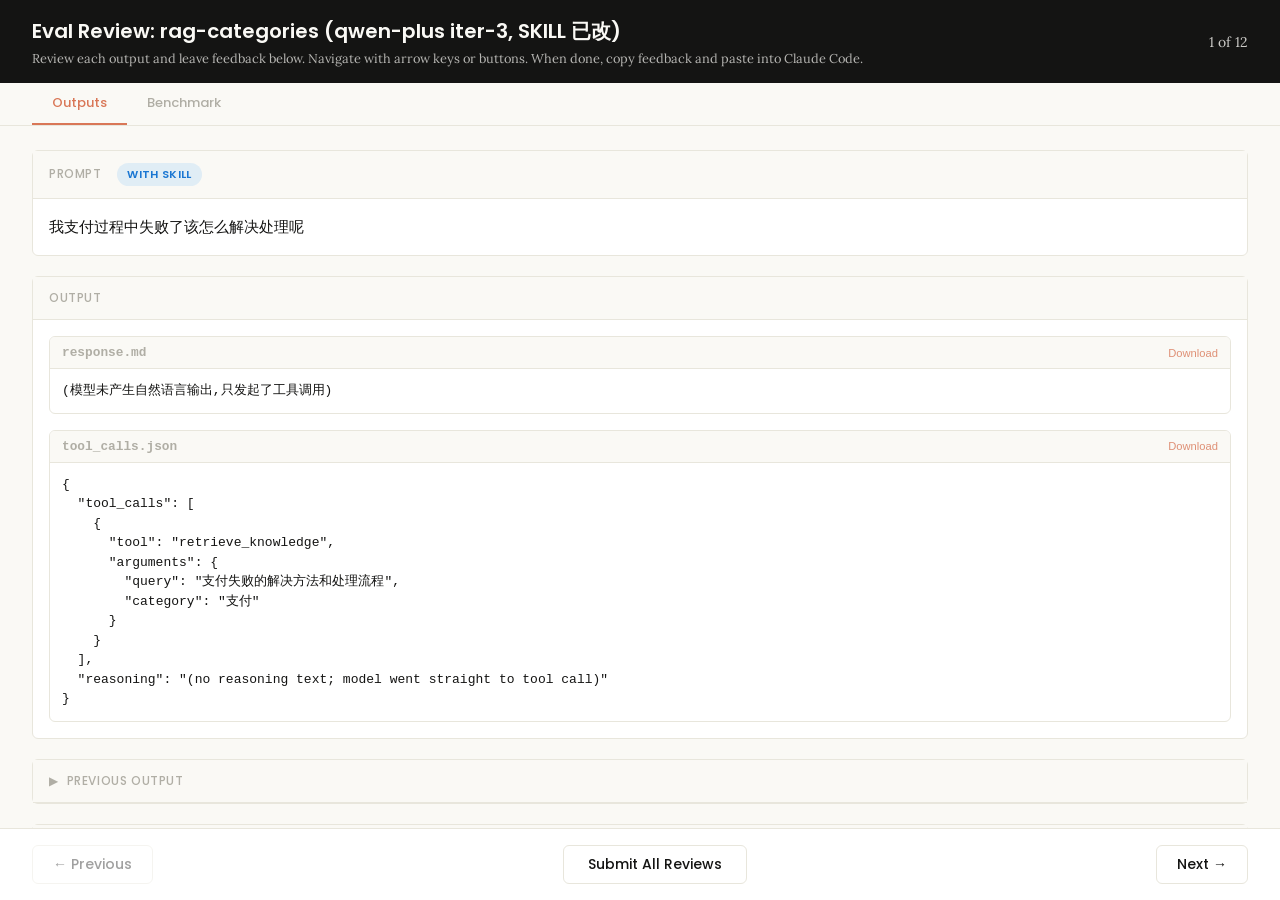
<file: src/skill/rag-categories-workspace-qwen-plus/iteration-3/review.html>
<!DOCTYPE html>
<html lang="en">
<head>
  <meta charset="UTF-8">
  <meta name="viewport" content="width=device-width, initial-scale=1.0">
  <title>Eval Review</title>
  <link rel="preconnect" href="https://fonts.googleapis.com">
  <link rel="preconnect" href="https://fonts.gstatic.com" crossorigin>
  <link href="https://fonts.googleapis.com/css2?family=Poppins:wght@500;600&family=Lora:wght@400;500&display=swap" rel="stylesheet">
  <script src="https://cdn.sheetjs.com/xlsx-0.20.3/package/dist/xlsx.full.min.js" integrity="sha384-EnyY0/GSHQGSxSgMwaIPzSESbqoOLSexfnSMN2AP+39Ckmn92stwABZynq1JyzdT" crossorigin="anonymous"></script>
  <style>
    :root {
      --bg: #faf9f5;
      --surface: #ffffff;
      --border: #e8e6dc;
      --text: #141413;
      --text-muted: #b0aea5;
      --accent: #d97757;
      --accent-hover: #c4613f;
      --green: #788c5d;
      --green-bg: #eef2e8;
      --red: #c44;
      --red-bg: #fceaea;
      --header-bg: #141413;
      --header-text: #faf9f5;
      --radius: 6px;
    }

    * { box-sizing: border-box; margin: 0; padding: 0; }

    body {
      font-family: 'Lora', Georgia, serif;
      background: var(--bg);
      color: var(--text);
      height: 100vh;
      display: flex;
      flex-direction: column;
    }

    /* ---- Header ---- */
    .header {
      background: var(--header-bg);
      color: var(--header-text);
      padding: 1rem 2rem;
      display: flex;
      justify-content: space-between;
      align-items: center;
      flex-shrink: 0;
    }
    .header h1 {
      font-family: 'Poppins', sans-serif;
      font-size: 1.25rem;
      font-weight: 600;
    }
    .header .instructions {
      font-size: 0.8rem;
      opacity: 0.7;
      margin-top: 0.25rem;
    }
    .header .progress {
      font-size: 0.875rem;
      opacity: 0.8;
      text-align: right;
    }

    /* ---- Main content ---- */
    .main {
      flex: 1;
      overflow-y: auto;
      padding: 1.5rem 2rem;
      display: flex;
      flex-direction: column;
      gap: 1.25rem;
    }

    /* ---- Sections ---- */
    .section {
      background: var(--surface);
      border: 1px solid var(--border);
      border-radius: var(--radius);
      flex-shrink: 0;
    }
    .section-header {
      font-family: 'Poppins', sans-serif;
      padding: 0.75rem 1rem;
      font-size: 0.75rem;
      font-weight: 500;
      text-transform: uppercase;
      letter-spacing: 0.05em;
      color: var(--text-muted);
      border-bottom: 1px solid var(--border);
      background: var(--bg);
    }
    .section-body {
      padding: 1rem;
    }

    /* ---- Config badge ---- */
    .config-badge {
      display: inline-block;
      padding: 0.2rem 0.625rem;
      border-radius: 9999px;
      font-family: 'Poppins', sans-serif;
      font-size: 0.6875rem;
      font-weight: 600;
      text-transform: uppercase;
      letter-spacing: 0.03em;
      margin-left: 0.75rem;
      vertical-align: middle;
    }
    .config-badge.config-primary {
      background: rgba(33, 150, 243, 0.12);
      color: #1976d2;
    }
    .config-badge.config-baseline {
      background: rgba(255, 193, 7, 0.15);
      color: #f57f17;
    }

    /* ---- Prompt ---- */
    .prompt-text {
      white-space: pre-wrap;
      font-size: 0.9375rem;
      line-height: 1.6;
    }

    /* ---- Outputs ---- */
    .output-file {
      border: 1px solid var(--border);
      border-radius: var(--radius);
      overflow: hidden;
    }
    .output-file + .output-file {
      margin-top: 1rem;
    }
    .output-file-header {
      padding: 0.5rem 0.75rem;
      font-size: 0.8rem;
      font-weight: 600;
      color: var(--text-muted);
      background: var(--bg);
      border-bottom: 1px solid var(--border);
      font-family: 'SF Mono', SFMono-Regular, Consolas, 'Liberation Mono', Menlo, monospace;
      display: flex;
      justify-content: space-between;
      align-items: center;
    }
    .output-file-header .dl-btn {
      font-size: 0.7rem;
      color: var(--accent);
      text-decoration: none;
      cursor: pointer;
      font-family: -apple-system, BlinkMacSystemFont, 'Segoe UI', sans-serif;
      font-weight: 500;
      opacity: 0.8;
    }
    .output-file-header .dl-btn:hover {
      opacity: 1;
      text-decoration: underline;
    }
    .output-file-content {
      padding: 0.75rem;
      overflow-x: auto;
    }
    .output-file-content pre {
      font-size: 0.8125rem;
      line-height: 1.5;
      white-space: pre-wrap;
      word-break: break-word;
      font-family: 'SF Mono', SFMono-Regular, Consolas, 'Liberation Mono', Menlo, monospace;
    }
    .output-file-content img {
      max-width: 100%;
      height: auto;
      border-radius: 4px;
    }
    .output-file-content iframe {
      width: 100%;
      height: 600px;
      border: none;
    }
    .output-file-content table {
      border-collapse: collapse;
      font-size: 0.8125rem;
      width: 100%;
    }
    .output-file-content table td,
    .output-file-content table th {
      border: 1px solid var(--border);
      padding: 0.375rem 0.5rem;
      text-align: left;
    }
    .output-file-content table th {
      background: var(--bg);
      font-weight: 600;
    }
    .output-file-content .download-link {
      display: inline-flex;
      align-items: center;
      gap: 0.5rem;
      padding: 0.5rem 1rem;
      background: var(--bg);
      border: 1px solid var(--border);
      border-radius: 4px;
      color: var(--accent);
      text-decoration: none;
      font-size: 0.875rem;
      cursor: pointer;
    }
    .output-file-content .download-link:hover {
      background: var(--border);
    }
    .empty-state {
      color: var(--text-muted);
      font-style: italic;
      padding: 2rem;
      text-align: center;
    }

    /* ---- Feedback ---- */
    .prev-feedback {
      background: var(--bg);
      border: 1px solid var(--border);
      border-radius: 4px;
      padding: 0.625rem 0.75rem;
      margin-top: 0.75rem;
      font-size: 0.8125rem;
      color: var(--text-muted);
      line-height: 1.5;
    }
    .prev-feedback-label {
      font-size: 0.7rem;
      font-weight: 600;
      text-transform: uppercase;
      letter-spacing: 0.04em;
      margin-bottom: 0.25rem;
      color: var(--text-muted);
    }
    .feedback-textarea {
      width: 100%;
      min-height: 100px;
      padding: 0.75rem;
      border: 1px solid var(--border);
      border-radius: 4px;
      font-family: inherit;
      font-size: 0.9375rem;
      line-height: 1.5;
      resize: vertical;
      color: var(--text);
    }
    .feedback-textarea:focus {
      outline: none;
      border-color: var(--accent);
      box-shadow: 0 0 0 3px rgba(37, 99, 235, 0.1);
    }
    .feedback-status {
      font-size: 0.75rem;
      color: var(--text-muted);
      margin-top: 0.5rem;
      min-height: 1.1em;
    }

    /* ---- Grades (collapsible) ---- */
    .grades-toggle {
      display: flex;
      align-items: center;
      cursor: pointer;
      user-select: none;
    }
    .grades-toggle:hover {
      color: var(--accent);
    }
    .grades-toggle .arrow {
      margin-right: 0.5rem;
      transition: transform 0.15s;
      font-size: 0.75rem;
    }
    .grades-toggle .arrow.open {
      transform: rotate(90deg);
    }
    .grades-content {
      display: none;
      margin-top: 0.75rem;
    }
    .grades-content.open {
      display: block;
    }
    .grades-summary {
      font-size: 0.875rem;
      margin-bottom: 0.75rem;
      display: flex;
      align-items: center;
      gap: 0.5rem;
    }
    .grade-badge {
      display: inline-block;
      padding: 0.125rem 0.5rem;
      border-radius: 9999px;
      font-size: 0.75rem;
      font-weight: 600;
    }
    .grade-pass { background: var(--green-bg); color: var(--green); }
    .grade-fail { background: var(--red-bg); color: var(--red); }
    .assertion-list {
      list-style: none;
    }
    .assertion-item {
      padding: 0.625rem 0;
      border-bottom: 1px solid var(--border);
      font-size: 0.8125rem;
    }
    .assertion-item:last-child { border-bottom: none; }
    .assertion-status {
      font-weight: 600;
      margin-right: 0.5rem;
    }
    .assertion-status.pass { color: var(--green); }
    .assertion-status.fail { color: var(--red); }
    .assertion-evidence {
      color: var(--text-muted);
      font-size: 0.75rem;
      margin-top: 0.25rem;
      padding-left: 1.5rem;
    }

    /* ---- View tabs ---- */
    .view-tabs {
      display: flex;
      gap: 0;
      padding: 0 2rem;
      background: var(--bg);
      border-bottom: 1px solid var(--border);
      flex-shrink: 0;
    }
    .view-tab {
      font-family: 'Poppins', sans-serif;
      padding: 0.625rem 1.25rem;
      font-size: 0.8125rem;
      font-weight: 500;
      cursor: pointer;
      border: none;
      background: none;
      color: var(--text-muted);
      border-bottom: 2px solid transparent;
      transition: all 0.15s;
    }
    .view-tab:hover { color: var(--text); }
    .view-tab.active {
      color: var(--accent);
      border-bottom-color: var(--accent);
    }
    .view-panel { display: none; }
    .view-panel.active { display: flex; flex-direction: column; flex: 1; overflow: hidden; }

    /* ---- Benchmark view ---- */
    .benchmark-view {
      padding: 1.5rem 2rem;
      overflow-y: auto;
      flex: 1;
    }
    .benchmark-table {
      border-collapse: collapse;
      background: var(--surface);
      border: 1px solid var(--border);
      border-radius: var(--radius);
      font-size: 0.8125rem;
      width: 100%;
      margin-bottom: 1.5rem;
    }
    .benchmark-table th, .benchmark-table td {
      padding: 0.625rem 0.75rem;
      text-align: left;
      border: 1px solid var(--border);
    }
    .benchmark-table th {
      font-family: 'Poppins', sans-serif;
      background: var(--header-bg);
      color: var(--header-text);
      font-weight: 500;
      font-size: 0.75rem;
      text-transform: uppercase;
      letter-spacing: 0.04em;
    }
    .benchmark-table tr:hover { background: var(--bg); }
    .benchmark-table tr.benchmark-row-with { background: rgba(33, 150, 243, 0.06); }
    .benchmark-table tr.benchmark-row-without { background: rgba(255, 193, 7, 0.06); }
    .benchmark-table tr.benchmark-row-with:hover { background: rgba(33, 150, 243, 0.12); }
    .benchmark-table tr.benchmark-row-without:hover { background: rgba(255, 193, 7, 0.12); }
    .benchmark-table tr.benchmark-row-avg { font-weight: 600; border-top: 2px solid var(--border); }
    .benchmark-table tr.benchmark-row-avg.benchmark-row-with { background: rgba(33, 150, 243, 0.12); }
    .benchmark-table tr.benchmark-row-avg.benchmark-row-without { background: rgba(255, 193, 7, 0.12); }
    .benchmark-delta-positive { color: var(--green); font-weight: 600; }
    .benchmark-delta-negative { color: var(--red); font-weight: 600; }
    .benchmark-notes {
      background: var(--surface);
      border: 1px solid var(--border);
      border-radius: var(--radius);
      padding: 1rem;
    }
    .benchmark-notes h3 {
      font-family: 'Poppins', sans-serif;
      font-size: 0.875rem;
      margin-bottom: 0.75rem;
    }
    .benchmark-notes ul {
      list-style: disc;
      padding-left: 1.25rem;
    }
    .benchmark-notes li {
      font-size: 0.8125rem;
      line-height: 1.6;
      margin-bottom: 0.375rem;
    }
    .benchmark-empty {
      color: var(--text-muted);
      font-style: italic;
      text-align: center;
      padding: 3rem;
    }

    /* ---- Navigation ---- */
    .nav {
      display: flex;
      justify-content: space-between;
      align-items: center;
      padding: 1rem 2rem;
      border-top: 1px solid var(--border);
      background: var(--surface);
      flex-shrink: 0;
    }
    .nav-btn {
      font-family: 'Poppins', sans-serif;
      padding: 0.5rem 1.25rem;
      border: 1px solid var(--border);
      border-radius: var(--radius);
      background: var(--surface);
      cursor: pointer;
      font-size: 0.875rem;
      font-weight: 500;
      color: var(--text);
      transition: all 0.15s;
    }
    .nav-btn:hover:not(:disabled) {
      background: var(--bg);
      border-color: var(--text-muted);
    }
    .nav-btn:disabled {
      opacity: 0.4;
      cursor: not-allowed;
    }
    .done-btn {
      font-family: 'Poppins', sans-serif;
      padding: 0.5rem 1.5rem;
      border: 1px solid var(--border);
      border-radius: var(--radius);
      background: var(--surface);
      color: var(--text);
      cursor: pointer;
      font-size: 0.875rem;
      font-weight: 500;
      transition: all 0.15s;
    }
    .done-btn:hover {
      background: var(--bg);
      border-color: var(--text-muted);
    }
    .done-btn.ready {
      border: none;
      background: var(--accent);
      color: white;
      font-weight: 600;
    }
    .done-btn.ready:hover {
      background: var(--accent-hover);
    }
    /* ---- Done overlay ---- */
    .done-overlay {
      display: none;
      position: fixed;
      inset: 0;
      background: rgba(0, 0, 0, 0.5);
      z-index: 100;
      justify-content: center;
      align-items: center;
    }
    .done-overlay.visible {
      display: flex;
    }
    .done-card {
      background: var(--surface);
      border-radius: 12px;
      padding: 2rem 3rem;
      text-align: center;
      box-shadow: 0 20px 60px rgba(0, 0, 0, 0.3);
      max-width: 500px;
    }
    .done-card h2 {
      font-size: 1.5rem;
      margin-bottom: 0.5rem;
    }
    .done-card p {
      color: var(--text-muted);
      margin-bottom: 1.5rem;
      line-height: 1.5;
    }
    .done-card .btn-row {
      display: flex;
      gap: 0.5rem;
      justify-content: center;
    }
    .done-card button {
      padding: 0.5rem 1.25rem;
      border: 1px solid var(--border);
      border-radius: var(--radius);
      background: var(--surface);
      cursor: pointer;
      font-size: 0.875rem;
    }
    .done-card button:hover {
      background: var(--bg);
    }
    /* ---- Toast ---- */
    .toast {
      position: fixed;
      bottom: 5rem;
      left: 50%;
      transform: translateX(-50%);
      background: var(--header-bg);
      color: var(--header-text);
      padding: 0.625rem 1.25rem;
      border-radius: var(--radius);
      font-size: 0.875rem;
      opacity: 0;
      transition: opacity 0.3s;
      pointer-events: none;
      z-index: 200;
    }
    .toast.visible {
      opacity: 1;
    }
  </style>
</head>
<body>
  <div id="app" style="height:100vh; display:flex; flex-direction:column;">
    <div class="header">
      <div>
        <h1>Eval Review: <span id="skill-name"></span></h1>
        <div class="instructions">Review each output and leave feedback below. Navigate with arrow keys or buttons. When done, copy feedback and paste into Claude Code.</div>
      </div>
      <div class="progress" id="progress"></div>
    </div>

    <!-- View tabs (only shown when benchmark data exists) -->
    <div class="view-tabs" id="view-tabs" style="display:none;">
      <button class="view-tab active" onclick="switchView('outputs')">Outputs</button>
      <button class="view-tab" onclick="switchView('benchmark')">Benchmark</button>
    </div>

    <!-- Outputs panel (qualitative review) -->
    <div class="view-panel active" id="panel-outputs">
    <div class="main">
      <!-- Prompt -->
      <div class="section">
        <div class="section-header">Prompt <span class="config-badge" id="config-badge" style="display:none;"></span></div>
        <div class="section-body">
          <div class="prompt-text" id="prompt-text"></div>
        </div>
      </div>

      <!-- Outputs -->
      <div class="section">
        <div class="section-header">Output</div>
        <div class="section-body" id="outputs-body">
          <div class="empty-state">No output files found</div>
        </div>
      </div>

      <!-- Previous Output (collapsible) -->
      <div class="section" id="prev-outputs-section" style="display:none;">
        <div class="section-header">
          <div class="grades-toggle" onclick="togglePrevOutputs()">
            <span class="arrow" id="prev-outputs-arrow">&#9654;</span>
            Previous Output
          </div>
        </div>
        <div class="grades-content" id="prev-outputs-content"></div>
      </div>

      <!-- Grades (collapsible) -->
      <div class="section" id="grades-section" style="display:none;">
        <div class="section-header">
          <div class="grades-toggle" onclick="toggleGrades()">
            <span class="arrow" id="grades-arrow">&#9654;</span>
            Formal Grades
          </div>
        </div>
        <div class="grades-content" id="grades-content"></div>
      </div>

      <!-- Feedback -->
      <div class="section">
        <div class="section-header">Your Feedback</div>
        <div class="section-body">
          <textarea
            class="feedback-textarea"
            id="feedback"
            placeholder="What do you think of this output? Any issues, suggestions, or things that look great?"
          ></textarea>
          <div class="feedback-status" id="feedback-status"></div>
          <div class="prev-feedback" id="prev-feedback" style="display:none;">
            <div class="prev-feedback-label">Previous feedback</div>
            <div id="prev-feedback-text"></div>
          </div>
        </div>
      </div>
    </div>

    <div class="nav" id="outputs-nav">
      <button class="nav-btn" id="prev-btn" onclick="navigate(-1)">&#8592; Previous</button>
      <button class="done-btn" id="done-btn" onclick="showDoneDialog()">Submit All Reviews</button>
      <button class="nav-btn" id="next-btn" onclick="navigate(1)">Next &#8594;</button>
    </div>
    </div><!-- end panel-outputs -->

    <!-- Benchmark panel (quantitative stats) -->
    <div class="view-panel" id="panel-benchmark">
      <div class="benchmark-view" id="benchmark-content">
        <div class="benchmark-empty">No benchmark data available. Run a benchmark to see quantitative results here.</div>
      </div>
    </div>
  </div>

  <!-- Done overlay -->
  <div class="done-overlay" id="done-overlay">
    <div class="done-card">
      <h2>Review Complete</h2>
      <p>Your feedback has been saved. Go back to your Claude Code session and tell Claude you're done reviewing.</p>
      <div class="btn-row">
        <button onclick="closeDoneDialog()">OK</button>
      </div>
    </div>
  </div>

  <!-- Toast -->
  <div class="toast" id="toast"></div>

  <script>
    // ---- Embedded data (injected by generate_review.py) ----
    const EMBEDDED_DATA = {"skill_name": "rag-categories (qwen-plus iter-3, SKILL \u5df2\u6539)", "runs": [{"id": "eval-1-with_skill", "prompt": "\u6211\u652f\u4ed8\u8fc7\u7a0b\u4e2d\u5931\u8d25\u4e86\u8be5\u600e\u4e48\u89e3\u51b3\u5904\u7406\u5462", "eval_id": 1, "outputs": [{"name": "response.md", "type": "text", "content": "(\u6a21\u578b\u672a\u4ea7\u751f\u81ea\u7136\u8bed\u8a00\u8f93\u51fa,\u53ea\u53d1\u8d77\u4e86\u5de5\u5177\u8c03\u7528)"}, {"name": "tool_calls.json", "type": "text", "content": "{\n  \"tool_calls\": [\n    {\n      \"tool\": \"retrieve_knowledge\",\n      \"arguments\": {\n        \"query\": \"\u652f\u4ed8\u5931\u8d25\u7684\u89e3\u51b3\u65b9\u6cd5\u548c\u5904\u7406\u6d41\u7a0b\",\n        \"category\": \"\u652f\u4ed8\"\n      }\n    }\n  ],\n  \"reasoning\": \"(no reasoning text; model went straight to tool call)\"\n}"}], "grading": {"expectations": [{"text": "\u8c03\u7528\u4e86 retrieve_knowledge \u51fd\u6570", "passed": true, "evidence": "\u5171\u53d1\u73b0 1 \u6b21 retrieve_knowledge \u8c03\u7528"}, {"text": "category \u53c2\u6570\u7684\u503c\u7b49\u4e8e '\u652f\u4ed8'", "passed": true, "evidence": "\u671f\u671b category='\u652f\u4ed8'\uff0c\u5b9e\u9645\u89c2\u5bdf\u5230 category \u53c2\u6570\u503c: ['\u652f\u4ed8']"}, {"text": "query \u53c2\u6570\u5305\u542b\u539f\u59cb\u95ee\u9898\u7684\u6838\u5fc3\u8bed\u4e49", "passed": true, "evidence": "\u671f\u671b query \u542b\u5173\u952e\u8bcd\u4e4b\u4e00 ['\u652f\u4ed8', '\u5931\u8d25']\uff0c\u5b9e\u9645 query \u5217\u8868: ['\u652f\u4ed8\u5931\u8d25\u7684\u89e3\u51b3\u65b9\u6cd5\u548c\u5904\u7406\u6d41\u7a0b']"}], "summary": {"passed": 3, "failed": 0, "total": 3, "pass_rate": 1.0}}}, {"id": "eval-1-without_skill", "prompt": "\u6211\u652f\u4ed8\u8fc7\u7a0b\u4e2d\u5931\u8d25\u4e86\u8be5\u600e\u4e48\u89e3\u51b3\u5904\u7406\u5462", "eval_id": 1, "outputs": [{"name": "response.md", "type": "text", "content": "\u652f\u4ed8\u8fc7\u7a0b\u4e2d\u5931\u8d25\u53ef\u80fd\u7531\u591a\u79cd\u539f\u56e0\u5f15\u8d77\uff0c\u4f8b\u5982\u7f51\u7edc\u95ee\u9898\u3001\u8d26\u6237\u4f59\u989d\u4e0d\u8db3\u3001\u94f6\u884c\u5361\u9650\u989d\u3001\u7cfb\u7edf\u5f02\u5e38\u6216\u98ce\u63a7\u62e6\u622a\u7b49\u3002\u4e3a\u4e86\u66f4\u7cbe\u51c6\u5730\u5e2e\u60a8\u6392\u67e5\u548c\u89e3\u51b3\uff0c\u8bf7\u60a8\u63d0\u4f9b\u4ee5\u4e0b\u4fe1\u606f\uff1a\n\n- \u652f\u4ed8\u65f6\u7684\u5177\u4f53\u63d0\u793a\u4fe1\u606f\uff08\u5982\u9519\u8bef\u4ee3\u7801\u6216\u6587\u5b57\uff09  \n- \u4f7f\u7528\u7684\u652f\u4ed8\u65b9\u5f0f\uff08\u5fae\u4fe1/\u652f\u4ed8\u5b9d/\u94f6\u884c\u5361/\u5176\u4ed6\uff09  \n- \u662f\u5426\u4e3a\u9996\u6b21\u652f\u4ed8\uff1f\u662f\u5426\u5728\u8fdb\u4ef6/\u7b7e\u7ea6\u540e\u9996\u6b21\u4ea4\u6613\uff1f  \n- \u5931\u8d25\u53d1\u751f\u7684\u65f6\u95f4\u53ca\u64cd\u4f5c\u6b65\u9aa4\uff08\u5982\uff1a\u70b9\u51fb\u652f\u4ed8\u540e\u5361\u5728\u52a0\u8f7d\u9875 / \u76f4\u63a5\u8df3\u8f6c\u5931\u8d25\u9875\uff09\n\n meanwhile\uff0c\u6211\u5148\u4e3a\u60a8\u68c0\u7d22\u901a\u7528\u652f\u4ed8\u5931\u8d25\u7684\u5e38\u89c1\u539f\u56e0\u4e0e\u5904\u7406\u6307\u5357\uff1a\n\n"}, {"name": "tool_calls.json", "type": "text", "content": "{\n  \"tool_calls\": [\n    {\n      \"tool\": \"retrieve_knowledge\",\n      \"arguments\": {\n        \"query\": \"\u652f\u4ed8\u5931\u8d25\u5e38\u89c1\u539f\u56e0\u53ca\u89e3\u51b3\u65b9\u6848\",\n        \"category\": \"\u652f\u4ed8\"\n      }\n    }\n  ],\n  \"reasoning\": \"\u652f\u4ed8\u8fc7\u7a0b\u4e2d\u5931\u8d25\u53ef\u80fd\u7531\u591a\u79cd\u539f\u56e0\u5f15\u8d77\uff0c\u4f8b\u5982\u7f51\u7edc\u95ee\u9898\u3001\u8d26\u6237\u4f59\u989d\u4e0d\u8db3\u3001\u94f6\u884c\u5361\u9650\u989d\u3001\u7cfb\u7edf\u5f02\u5e38\u6216\u98ce\u63a7\u62e6\u622a\u7b49\u3002\u4e3a\u4e86\u66f4\u7cbe\u51c6\u5730\u5e2e\u60a8\u6392\u67e5\u548c\u89e3\u51b3\uff0c\u8bf7\u60a8\u63d0\u4f9b\u4ee5\u4e0b\u4fe1\u606f\uff1a\\n\\n- \u652f\u4ed8\u65f6\u7684\u5177\u4f53\u63d0\u793a\u4fe1\u606f\uff08\u5982\u9519\u8bef\u4ee3\u7801\u6216\u6587\u5b57\uff09  \\n- \u4f7f\u7528\u7684\u652f\u4ed8\u65b9\u5f0f\uff08\u5fae\u4fe1/\u652f\u4ed8\u5b9d/\u94f6\u884c\u5361/\u5176\u4ed6\uff09  \\n- \u662f\u5426\u4e3a\u9996\u6b21\u652f\u4ed8\uff1f\u662f\u5426\u5728\u8fdb\u4ef6/\u7b7e\u7ea6\u540e\u9996\u6b21\u4ea4\u6613\uff1f  \\n- \u5931\u8d25\u53d1\u751f\u7684\u65f6\u95f4\u53ca\u64cd\u4f5c\u6b65\u9aa4\uff08\u5982\uff1a\u70b9\u51fb\u652f\u4ed8\u540e\u5361\u5728\u52a0\u8f7d\u9875 / \u76f4\u63a5\u8df3\u8f6c\u5931\u8d25\u9875\uff09\\n\\n meanwhile\uff0c\u6211\u5148\u4e3a\u60a8\u68c0\u7d22\u901a\u7528\u652f\u4ed8\u5931\u8d25\u7684\u5e38\u89c1\u539f\u56e0\u4e0e\u5904\u7406\u6307\u5357\uff1a\"\n}"}], "grading": {"expectations": [{"text": "\u8c03\u7528\u4e86 retrieve_knowledge \u51fd\u6570", "passed": true, "evidence": "\u5171\u53d1\u73b0 1 \u6b21 retrieve_knowledge \u8c03\u7528"}, {"text": "category \u53c2\u6570\u7684\u503c\u7b49\u4e8e '\u652f\u4ed8'", "passed": true, "evidence": "\u671f\u671b category='\u652f\u4ed8'\uff0c\u5b9e\u9645\u89c2\u5bdf\u5230 category \u53c2\u6570\u503c: ['\u652f\u4ed8']"}, {"text": "query \u53c2\u6570\u5305\u542b\u539f\u59cb\u95ee\u9898\u7684\u6838\u5fc3\u8bed\u4e49", "passed": true, "evidence": "\u671f\u671b query \u542b\u5173\u952e\u8bcd\u4e4b\u4e00 ['\u652f\u4ed8', '\u5931\u8d25']\uff0c\u5b9e\u9645 query \u5217\u8868: ['\u652f\u4ed8\u5931\u8d25\u5e38\u89c1\u539f\u56e0\u53ca\u89e3\u51b3\u65b9\u6848']"}], "summary": {"passed": 3, "failed": 0, "total": 3, "pass_rate": 1.0}}}, {"id": "eval-2-with_skill", "prompt": "\u5546\u6237\u5165\u9a7b\u7684\u8d44\u6599\u8981\u63d0\u4ea4\u54ea\u4e9b", "eval_id": 2, "outputs": [{"name": "response.md", "type": "text", "content": "(\u6a21\u578b\u672a\u4ea7\u751f\u81ea\u7136\u8bed\u8a00\u8f93\u51fa,\u53ea\u53d1\u8d77\u4e86\u5de5\u5177\u8c03\u7528)"}, {"name": "tool_calls.json", "type": "text", "content": "{\n  \"tool_calls\": [\n    {\n      \"tool\": \"retrieve_knowledge\",\n      \"arguments\": {\n        \"query\": \"\u5546\u6237\u5165\u9a7b\u9700\u8981\u63d0\u4ea4\u54ea\u4e9b\u8d44\u6599\",\n        \"category\": \"\u8fdb\u4ef6\"\n      }\n    }\n  ],\n  \"reasoning\": \"(no reasoning text; model went straight to tool call)\"\n}"}], "grading": {"expectations": [{"text": "\u8c03\u7528\u4e86 retrieve_knowledge \u51fd\u6570", "passed": true, "evidence": "\u5171\u53d1\u73b0 1 \u6b21 retrieve_knowledge \u8c03\u7528"}, {"text": "category \u53c2\u6570\u7684\u503c\u7b49\u4e8e '\u8fdb\u4ef6'", "passed": true, "evidence": "\u671f\u671b category='\u8fdb\u4ef6'\uff0c\u5b9e\u9645\u89c2\u5bdf\u5230 category \u53c2\u6570\u503c: ['\u8fdb\u4ef6']"}], "summary": {"passed": 2, "failed": 0, "total": 2, "pass_rate": 1.0}}}, {"id": "eval-2-without_skill", "prompt": "\u5546\u6237\u5165\u9a7b\u7684\u8d44\u6599\u8981\u63d0\u4ea4\u54ea\u4e9b", "eval_id": 2, "outputs": [{"name": "response.md", "type": "text", "content": "(\u6a21\u578b\u672a\u4ea7\u751f\u81ea\u7136\u8bed\u8a00\u8f93\u51fa,\u53ea\u53d1\u8d77\u4e86\u5de5\u5177\u8c03\u7528)"}, {"name": "tool_calls.json", "type": "text", "content": "{\n  \"tool_calls\": [\n    {\n      \"tool\": \"retrieve_knowledge\",\n      \"arguments\": {\n        \"query\": \"\u5546\u6237\u5165\u9a7b\u9700\u8981\u63d0\u4ea4\u54ea\u4e9b\u8d44\u6599\",\n        \"category\": \"\u8fdb\u4ef6\"\n      }\n    }\n  ],\n  \"reasoning\": \"(no reasoning text; model went straight to tool call)\"\n}"}], "grading": {"expectations": [{"text": "\u8c03\u7528\u4e86 retrieve_knowledge \u51fd\u6570", "passed": true, "evidence": "\u5171\u53d1\u73b0 1 \u6b21 retrieve_knowledge \u8c03\u7528"}, {"text": "category \u53c2\u6570\u7684\u503c\u7b49\u4e8e '\u8fdb\u4ef6'", "passed": true, "evidence": "\u671f\u671b category='\u8fdb\u4ef6'\uff0c\u5b9e\u9645\u89c2\u5bdf\u5230 category \u53c2\u6570\u503c: ['\u8fdb\u4ef6']"}], "summary": {"passed": 2, "failed": 0, "total": 2, "pass_rate": 1.0}}}, {"id": "eval-3-with_skill", "prompt": "\u4f63\u91d1\u7ed3\u7b97\u5468\u671f\u662f\u591a\u4e45", "eval_id": 3, "outputs": [{"name": "response.md", "type": "text", "content": "(\u6a21\u578b\u672a\u4ea7\u751f\u81ea\u7136\u8bed\u8a00\u8f93\u51fa,\u53ea\u53d1\u8d77\u4e86\u5de5\u5177\u8c03\u7528)"}, {"name": "tool_calls.json", "type": "text", "content": "{\n  \"tool_calls\": [\n    {\n      \"tool\": \"retrieve_knowledge\",\n      \"arguments\": {\n        \"query\": \"\u4f63\u91d1\u7ed3\u7b97\u5468\u671f\u662f\u591a\u4e45\",\n        \"category\": \"\u5206\u6da6\"\n      }\n    }\n  ],\n  \"reasoning\": \"(no reasoning text; model went straight to tool call)\"\n}"}], "grading": {"expectations": [{"text": "\u8c03\u7528\u4e86 retrieve_knowledge \u51fd\u6570", "passed": true, "evidence": "\u5171\u53d1\u73b0 1 \u6b21 retrieve_knowledge \u8c03\u7528"}, {"text": "category \u53c2\u6570\u7684\u503c\u7b49\u4e8e '\u5206\u6da6'", "passed": true, "evidence": "\u671f\u671b category='\u5206\u6da6'\uff0c\u5b9e\u9645\u89c2\u5bdf\u5230 category \u53c2\u6570\u503c: ['\u5206\u6da6']"}], "summary": {"passed": 2, "failed": 0, "total": 2, "pass_rate": 1.0}}}, {"id": "eval-3-without_skill", "prompt": "\u4f63\u91d1\u7ed3\u7b97\u5468\u671f\u662f\u591a\u4e45", "eval_id": 3, "outputs": [{"name": "response.md", "type": "text", "content": "(\u6a21\u578b\u672a\u4ea7\u751f\u81ea\u7136\u8bed\u8a00\u8f93\u51fa,\u53ea\u53d1\u8d77\u4e86\u5de5\u5177\u8c03\u7528)"}, {"name": "tool_calls.json", "type": "text", "content": "{\n  \"tool_calls\": [\n    {\n      \"tool\": \"retrieve_knowledge\",\n      \"arguments\": {\n        \"query\": \"\u4f63\u91d1\u7ed3\u7b97\u5468\u671f\",\n        \"category\": \"\u5206\u6da6\"\n      }\n    }\n  ],\n  \"reasoning\": \"(no reasoning text; model went straight to tool call)\"\n}"}], "grading": {"expectations": [{"text": "\u8c03\u7528\u4e86 retrieve_knowledge \u51fd\u6570", "passed": true, "evidence": "\u5171\u53d1\u73b0 1 \u6b21 retrieve_knowledge \u8c03\u7528"}, {"text": "category \u53c2\u6570\u7684\u503c\u7b49\u4e8e '\u5206\u6da6'", "passed": true, "evidence": "\u671f\u671b category='\u5206\u6da6'\uff0c\u5b9e\u9645\u89c2\u5bdf\u5230 category \u53c2\u6570\u503c: ['\u5206\u6da6']"}], "summary": {"passed": 2, "failed": 0, "total": 2, "pass_rate": 1.0}}}, {"id": "eval-4-with_skill", "prompt": "\u6211\u8fdb\u4ef6\u4e4b\u540e,\u5206\u6da6\u600e\u4e48\u5206\u914d?", "eval_id": 4, "outputs": [{"name": "response.md", "type": "text", "content": "(\u6a21\u578b\u672a\u4ea7\u751f\u81ea\u7136\u8bed\u8a00\u8f93\u51fa,\u53ea\u53d1\u8d77\u4e86\u5de5\u5177\u8c03\u7528)"}, {"name": "tool_calls.json", "type": "text", "content": "{\n  \"tool_calls\": [\n    {\n      \"tool\": \"retrieve_knowledge\",\n      \"arguments\": {\n        \"query\": \"\u8fdb\u4ef6\u540e\u5206\u6da6\u5206\u914d\u89c4\u5219\",\n        \"category\": \"\u5206\u6da6\"\n      }\n    },\n    {\n      \"tool\": \"retrieve_knowledge\",\n      \"arguments\": {\n        \"query\": \"\u8fdb\u4ef6\u6d41\u7a0b\u53ca\u540e\u7eed\u6b65\u9aa4\",\n        \"category\": \"\u8fdb\u4ef6\"\n      }\n    }\n  ],\n  \"reasoning\": \"(no reasoning text; model went straight to tool call)\"\n}"}], "grading": {"expectations": [{"text": "\u81f3\u5c11\u8c03\u7528\u4e86 2 \u6b21 retrieve_knowledge", "passed": true, "evidence": "\u671f\u671b\u81f3\u5c11 2 \u6b21\u8c03\u7528\uff0c\u5b9e\u9645 2 \u6b21"}, {"text": "\u8c03\u7528\u4e2d\u5305\u542b category='\u8fdb\u4ef6'", "passed": true, "evidence": "\u671f\u671b\u6709\u4e00\u6b21 category='\u8fdb\u4ef6'\uff0c\u5b9e\u9645 category \u5e8f\u5217: ['\u5206\u6da6', '\u8fdb\u4ef6']"}, {"text": "\u8c03\u7528\u4e2d\u5305\u542b category='\u5206\u6da6'", "passed": true, "evidence": "\u671f\u671b\u6709\u4e00\u6b21 category='\u5206\u6da6'\uff0c\u5b9e\u9645 category \u5e8f\u5217: ['\u5206\u6da6', '\u8fdb\u4ef6']"}], "summary": {"passed": 3, "failed": 0, "total": 3, "pass_rate": 1.0}}}, {"id": "eval-4-without_skill", "prompt": "\u6211\u8fdb\u4ef6\u4e4b\u540e,\u5206\u6da6\u600e\u4e48\u5206\u914d?", "eval_id": 4, "outputs": [{"name": "response.md", "type": "text", "content": "(\u6a21\u578b\u672a\u4ea7\u751f\u81ea\u7136\u8bed\u8a00\u8f93\u51fa,\u53ea\u53d1\u8d77\u4e86\u5de5\u5177\u8c03\u7528)"}, {"name": "tool_calls.json", "type": "text", "content": "{\n  \"tool_calls\": [\n    {\n      \"tool\": \"retrieve_knowledge\",\n      \"arguments\": {\n        \"query\": \"\u8fdb\u4ef6\u5b8c\u6210\u540e\u5206\u6da6\u5206\u914d\u89c4\u5219\",\n        \"category\": \"\u5206\u6da6\"\n      }\n    }\n  ],\n  \"reasoning\": \"(no reasoning text; model went straight to tool call)\"\n}"}], "grading": {"expectations": [{"text": "\u81f3\u5c11\u8c03\u7528\u4e86 2 \u6b21 retrieve_knowledge", "passed": false, "evidence": "\u671f\u671b\u81f3\u5c11 2 \u6b21\u8c03\u7528\uff0c\u5b9e\u9645 1 \u6b21"}, {"text": "\u8c03\u7528\u4e2d\u5305\u542b category='\u8fdb\u4ef6'", "passed": false, "evidence": "\u671f\u671b\u6709\u4e00\u6b21 category='\u8fdb\u4ef6'\uff0c\u5b9e\u9645 category \u5e8f\u5217: ['\u5206\u6da6']"}, {"text": "\u8c03\u7528\u4e2d\u5305\u542b category='\u5206\u6da6'", "passed": true, "evidence": "\u671f\u671b\u6709\u4e00\u6b21 category='\u5206\u6da6'\uff0c\u5b9e\u9645 category \u5e8f\u5217: ['\u5206\u6da6']"}], "summary": {"passed": 1, "failed": 2, "total": 3, "pass_rate": 0.3333333333333333}}}, {"id": "eval-5-with_skill", "prompt": "\u4f60\u4eec\u516c\u53f8\u51e0\u70b9\u4e0a\u73ed", "eval_id": 5, "outputs": [{"name": "response.md", "type": "text", "content": "\u8be5\u95ee\u9898\u4e0d\u5c5e\u4e8e\u652f\u4ed8\u3001\u5206\u6da6\u6216\u8fdb\u4ef6\u9886\u57df\uff0c\u4e0d\u6d89\u53ca\u76f8\u5173\u5185\u90e8\u77e5\u8bc6\uff0c\u56e0\u6b64\u4e0d\u8c03\u7528 `retrieve_knowledge` \u5de5\u5177\u3002"}, {"name": "tool_calls.json", "type": "text", "content": "{\n  \"tool_calls\": [],\n  \"reasoning\": \"\u8be5\u95ee\u9898\u4e0d\u5c5e\u4e8e\u652f\u4ed8\u3001\u5206\u6da6\u6216\u8fdb\u4ef6\u9886\u57df\uff0c\u4e0d\u6d89\u53ca\u76f8\u5173\u5185\u90e8\u77e5\u8bc6\uff0c\u56e0\u6b64\u4e0d\u8c03\u7528 `retrieve_knowledge` \u5de5\u5177\u3002\"\n}"}], "grading": {"expectations": [{"text": "\u4e0d\u8c03\u7528 retrieve_knowledge \u51fd\u6570", "passed": true, "evidence": "\u672a\u8c03\u7528 retrieve_knowledge\uff0c\u7b26\u5408\u9884\u671f"}], "summary": {"passed": 1, "failed": 0, "total": 1, "pass_rate": 1.0}}}, {"id": "eval-5-without_skill", "prompt": "\u4f60\u4eec\u516c\u53f8\u51e0\u70b9\u4e0a\u73ed", "eval_id": 5, "outputs": [{"name": "response.md", "type": "text", "content": "\u60a8\u597d\uff01\u5173\u4e8e\u516c\u53f8\u4e0a\u73ed\u65f6\u95f4\uff0c\u6211\u9700\u8981\u786e\u8ba4\u60a8\u6307\u7684\u662f\u54ea\u5bb6\u516c\u53f8\uff1f\u5982\u679c\u60a8\u662f\u6307\u6211\u4eec\u5f53\u524d\u670d\u52a1\u7684\u5e73\u53f0\u6216\u5408\u4f5c\u673a\u6784\uff08\u4f8b\u5982\u67d0\u652f\u4ed8\u670d\u52a1\u5546\u3001SaaS\u5e73\u53f0\u7b49\uff09\uff0c\u8bf7\u63d0\u4f9b\u66f4\u5177\u4f53\u7684\u516c\u53f8\u540d\u79f0\u6216\u4e0a\u4e0b\u6587\uff0c\u4ee5\u4fbf\u6211\u4e3a\u60a8\u51c6\u786e\u67e5\u8be2\u3002\n\n\u82e5\u60a8\u662f\u60f3\u4e86\u89e3\u4e00\u822c\u6027\u529e\u516c\u65f6\u95f4\uff08\u5982\u6807\u51c6\u671d\u4e5d\u665a\u4e94\uff09\uff0c\u4e5f\u6b22\u8fce\u8bf4\u660e\uff0c\u6211\u53ef\u4ee5\u4e3a\u60a8\u63d0\u4f9b\u901a\u7528\u53c2\u8003\u3002\n\n\u662f\u5426\u9700\u8981\u6211\u5e2e\u60a8\u68c0\u7d22\u76f8\u5173\u77e5\u8bc6\u5e93\u4fe1\u606f\uff1f"}, {"name": "tool_calls.json", "type": "text", "content": "{\n  \"tool_calls\": [],\n  \"reasoning\": \"\u60a8\u597d\uff01\u5173\u4e8e\u516c\u53f8\u4e0a\u73ed\u65f6\u95f4\uff0c\u6211\u9700\u8981\u786e\u8ba4\u60a8\u6307\u7684\u662f\u54ea\u5bb6\u516c\u53f8\uff1f\u5982\u679c\u60a8\u662f\u6307\u6211\u4eec\u5f53\u524d\u670d\u52a1\u7684\u5e73\u53f0\u6216\u5408\u4f5c\u673a\u6784\uff08\u4f8b\u5982\u67d0\u652f\u4ed8\u670d\u52a1\u5546\u3001SaaS\u5e73\u53f0\u7b49\uff09\uff0c\u8bf7\u63d0\u4f9b\u66f4\u5177\u4f53\u7684\u516c\u53f8\u540d\u79f0\u6216\u4e0a\u4e0b\u6587\uff0c\u4ee5\u4fbf\u6211\u4e3a\u60a8\u51c6\u786e\u67e5\u8be2\u3002\\n\\n\u82e5\u60a8\u662f\u60f3\u4e86\u89e3\u4e00\u822c\u6027\u529e\u516c\u65f6\u95f4\uff08\u5982\u6807\u51c6\u671d\u4e5d\u665a\u4e94\uff09\uff0c\u4e5f\u6b22\u8fce\u8bf4\u660e\uff0c\u6211\u53ef\u4ee5\u4e3a\u60a8\u63d0\u4f9b\u901a\u7528\u53c2\u8003\u3002\\n\\n\u662f\u5426\u9700\u8981\u6211\u5e2e\u60a8\u68c0\u7d22\u76f8\u5173\u77e5\u8bc6\u5e93\u4fe1\u606f\uff1f\"\n}"}], "grading": {"expectations": [{"text": "\u4e0d\u8c03\u7528 retrieve_knowledge \u51fd\u6570", "passed": true, "evidence": "\u672a\u8c03\u7528 retrieve_knowledge\uff0c\u7b26\u5408\u9884\u671f"}], "summary": {"passed": 1, "failed": 0, "total": 1, "pass_rate": 1.0}}}, {"id": "eval-6-with_skill", "prompt": "\u6211\u7684\u94b1\u600e\u4e48\u8fd8\u6ca1\u5230\u8d26\u554a", "eval_id": 6, "outputs": [{"name": "response.md", "type": "text", "content": "(\u6a21\u578b\u672a\u4ea7\u751f\u81ea\u7136\u8bed\u8a00\u8f93\u51fa,\u53ea\u53d1\u8d77\u4e86\u5de5\u5177\u8c03\u7528)"}, {"name": "tool_calls.json", "type": "text", "content": "{\n  \"tool_calls\": [\n    {\n      \"tool\": \"retrieve_knowledge\",\n      \"arguments\": {\n        \"query\": \"\u94b1\u672a\u5230\u8d26\u7684\u539f\u56e0\u53ca\u5904\u7406\u65b9\u5f0f\",\n        \"category\": \"\u652f\u4ed8\"\n      }\n    }\n  ],\n  \"reasoning\": \"(no reasoning text; model went straight to tool call)\"\n}"}], "grading": {"expectations": [{"text": "\u8c03\u7528\u4e86 retrieve_knowledge \u51fd\u6570", "passed": true, "evidence": "\u5171\u53d1\u73b0 1 \u6b21 retrieve_knowledge \u8c03\u7528"}, {"text": "category \u53c2\u6570\u7684\u503c\u7b49\u4e8e '\u652f\u4ed8'", "passed": true, "evidence": "\u671f\u671b category='\u652f\u4ed8'\uff0c\u5b9e\u9645\u89c2\u5bdf\u5230 category \u53c2\u6570\u503c: ['\u652f\u4ed8']"}], "summary": {"passed": 2, "failed": 0, "total": 2, "pass_rate": 1.0}}}, {"id": "eval-6-without_skill", "prompt": "\u6211\u7684\u94b1\u600e\u4e48\u8fd8\u6ca1\u5230\u8d26\u554a", "eval_id": 6, "outputs": [{"name": "response.md", "type": "text", "content": "\u8bf7\u63d0\u4f9b\u4ee5\u4e0b\u4fe1\u606f\uff0c\u4ee5\u4fbf\u6211\u5e2e\u60a8\u67e5\u8be2\uff1a\n\n1. \u60a8\u662f\u54ea\u7c7b\u7528\u6237\uff1f\uff08\u4f8b\u5982\uff1a\u5546\u6237\u3001\u4ee3\u7406\u5546\u3001\u5e73\u53f0\u65b9\uff09  \n2. \u6d89\u53ca\u7684\u662f\u54ea\u79cd\u8d44\u91d1\uff1f\uff08\u4f8b\u5982\uff1a\u5206\u6da6\u6b3e\u3001\u9000\u6b3e\u3001\u7ed3\u7b97\u6b3e\u3001\u4fdd\u8bc1\u91d1\u7b49\uff09  \n3. \u76f8\u5173\u4ea4\u6613\u6216\u8ba2\u5355\u7684\u5927\u81f4\u65f6\u95f4\u3001\u5355\u53f7\uff08\u5982\u6709\uff09  \n4. \u60a8\u9884\u671f\u7684\u5230\u8d26\u65f6\u95f4\u6216\u5408\u540c/\u534f\u8bae\u4e2d\u7ea6\u5b9a\u7684\u7ed3\u7b97\u5468\u671f  \n\n\u53e6\u5916\uff0c\u6211\u4e5f\u53ef\u4ee5\u5148\u4e3a\u60a8\u68c0\u7d22\u300c\u8d44\u91d1\u5230\u8d26\u5ef6\u8fdf\u300d\u76f8\u5173\u7684\u901a\u7528\u8bf4\u660e\u3002\u662f\u5426\u9700\u8981\u6211\u73b0\u5728\u8c03\u7528\u77e5\u8bc6\u5e93\u67e5\u8be2\uff1f"}, {"name": "tool_calls.json", "type": "text", "content": "{\n  \"tool_calls\": [],\n  \"reasoning\": \"\u8bf7\u63d0\u4f9b\u4ee5\u4e0b\u4fe1\u606f\uff0c\u4ee5\u4fbf\u6211\u5e2e\u60a8\u67e5\u8be2\uff1a\\n\\n1. \u60a8\u662f\u54ea\u7c7b\u7528\u6237\uff1f\uff08\u4f8b\u5982\uff1a\u5546\u6237\u3001\u4ee3\u7406\u5546\u3001\u5e73\u53f0\u65b9\uff09  \\n2. \u6d89\u53ca\u7684\u662f\u54ea\u79cd\u8d44\u91d1\uff1f\uff08\u4f8b\u5982\uff1a\u5206\u6da6\u6b3e\u3001\u9000\u6b3e\u3001\u7ed3\u7b97\u6b3e\u3001\u4fdd\u8bc1\u91d1\u7b49\uff09  \\n3. \u76f8\u5173\u4ea4\u6613\u6216\u8ba2\u5355\u7684\u5927\u81f4\u65f6\u95f4\u3001\u5355\u53f7\uff08\u5982\u6709\uff09  \\n4. \u60a8\u9884\u671f\u7684\u5230\u8d26\u65f6\u95f4\u6216\u5408\u540c/\u534f\u8bae\u4e2d\u7ea6\u5b9a\u7684\u7ed3\u7b97\u5468\u671f  \\n\\n\u53e6\u5916\uff0c\u6211\u4e5f\u53ef\u4ee5\u5148\u4e3a\u60a8\u68c0\u7d22\u300c\u8d44\u91d1\u5230\u8d26\u5ef6\u8fdf\u300d\u76f8\u5173\u7684\u901a\u7528\u8bf4\u660e\u3002\u662f\u5426\u9700\u8981\u6211\u73b0\u5728\u8c03\u7528\u77e5\u8bc6\u5e93\u67e5\u8be2\uff1f\"\n}"}], "grading": {"expectations": [{"text": "\u8c03\u7528\u4e86 retrieve_knowledge \u51fd\u6570", "passed": false, "evidence": "\u672a\u53d1\u73b0 retrieve_knowledge \u8c03\u7528"}, {"text": "category \u53c2\u6570\u7684\u503c\u7b49\u4e8e '\u652f\u4ed8'", "passed": false, "evidence": "\u671f\u671b category='\u652f\u4ed8'\uff0c\u5b9e\u9645\u89c2\u5bdf\u5230 category \u53c2\u6570\u503c: []"}], "summary": {"passed": 0, "failed": 2, "total": 2, "pass_rate": 0.0}}}], "previous_feedback": {}, "previous_outputs": {"eval-1-with_skill": [{"name": "response.md", "type": "text", "content": "(\u6a21\u578b\u672a\u4ea7\u751f\u81ea\u7136\u8bed\u8a00\u8f93\u51fa,\u53ea\u53d1\u8d77\u4e86\u5de5\u5177\u8c03\u7528)"}, {"name": "tool_calls.json", "type": "text", "content": "{\n  \"tool_calls\": [\n    {\n      \"tool\": \"retrieve_knowledge\",\n      \"arguments\": {\n        \"query\": \"\u652f\u4ed8\u5931\u8d25\u7684\u89e3\u51b3\u65b9\u6cd5\u548c\u5904\u7406\u6d41\u7a0b\",\n        \"category\": \"\u652f\u4ed8\"\n      }\n    }\n  ],\n  \"reasoning\": \"(no reasoning text; model went straight to tool call)\"\n}"}], "eval-1-without_skill": [{"name": "response.md", "type": "text", "content": "\u652f\u4ed8\u8fc7\u7a0b\u4e2d\u5931\u8d25\u53ef\u80fd\u7531\u591a\u79cd\u539f\u56e0\u5f15\u8d77\uff0c\u4f8b\u5982\u7f51\u7edc\u95ee\u9898\u3001\u8d26\u6237\u4f59\u989d\u4e0d\u8db3\u3001\u94f6\u884c\u5361\u9650\u989d\u3001\u7cfb\u7edf\u5f02\u5e38\u6216\u98ce\u63a7\u62e6\u622a\u7b49\u3002\u4e3a\u4e86\u66f4\u7cbe\u51c6\u5730\u5e2e\u60a8\u6392\u67e5\u548c\u89e3\u51b3\uff0c\u8bf7\u544a\u8bc9\u6211\uff1a\n\n- \u60a8\u4f7f\u7528\u7684\u662f\u54ea\u79cd\u652f\u4ed8\u65b9\u5f0f\uff08\u5982\u5fae\u4fe1\u652f\u4ed8\u3001\u652f\u4ed8\u5b9d\u3001\u94f6\u884c\u5361\u5feb\u6377\u652f\u4ed8\u7b49\uff09\uff1f  \n- \u5931\u8d25\u65f6\u770b\u5230\u7684\u5177\u4f53\u63d0\u793a\u4fe1\u606f\u662f\u4ec0\u4e48\uff1f\uff08\u4f8b\u5982\u201c\u652f\u4ed8\u8d85\u65f6\u201d\u201c\u4f59\u989d\u4e0d\u8db3\u201d\u201c\u4ea4\u6613\u88ab\u62d2\u7edd\u201d\u7b49\uff09  \n- \u662f\u5426\u5728\u5546\u6237\u5c0f\u7a0b\u5e8f/APP\u5185\u652f\u4ed8\uff1f\u8fd8\u662f\u5728\u6211\u4eec\u5e73\u53f0\u7684\u6536\u94f6\u53f0\u9875\u9762\uff1f\n\n\u540c\u65f6\uff0c\u6211\u5148\u4e3a\u60a8\u68c0\u7d22\u901a\u7528\u7684\u652f\u4ed8\u5931\u8d25\u5904\u7406\u6307\u5357\uff1a\n\n"}, {"name": "tool_calls.json", "type": "text", "content": "{\n  \"tool_calls\": [\n    {\n      \"tool\": \"retrieve_knowledge\",\n      \"arguments\": {\n        \"query\": \"\u652f\u4ed8\u5931\u8d25\u5e38\u89c1\u539f\u56e0\u53ca\u89e3\u51b3\u65b9\u6848\",\n        \"category\": \"\u652f\u4ed8\"\n      }\n    }\n  ],\n  \"reasoning\": \"\u652f\u4ed8\u8fc7\u7a0b\u4e2d\u5931\u8d25\u53ef\u80fd\u7531\u591a\u79cd\u539f\u56e0\u5f15\u8d77\uff0c\u4f8b\u5982\u7f51\u7edc\u95ee\u9898\u3001\u8d26\u6237\u4f59\u989d\u4e0d\u8db3\u3001\u94f6\u884c\u5361\u9650\u989d\u3001\u7cfb\u7edf\u5f02\u5e38\u6216\u98ce\u63a7\u62e6\u622a\u7b49\u3002\u4e3a\u4e86\u66f4\u7cbe\u51c6\u5730\u5e2e\u60a8\u6392\u67e5\u548c\u89e3\u51b3\uff0c\u8bf7\u544a\u8bc9\u6211\uff1a\\n\\n- \u60a8\u4f7f\u7528\u7684\u662f\u54ea\u79cd\u652f\u4ed8\u65b9\u5f0f\uff08\u5982\u5fae\u4fe1\u652f\u4ed8\u3001\u652f\u4ed8\u5b9d\u3001\u94f6\u884c\u5361\u5feb\u6377\u652f\u4ed8\u7b49\uff09\uff1f  \\n- \u5931\u8d25\u65f6\u770b\u5230\u7684\u5177\u4f53\u63d0\u793a\u4fe1\u606f\u662f\u4ec0\u4e48\uff1f\uff08\u4f8b\u5982\u201c\u652f\u4ed8\u8d85\u65f6\u201d\u201c\u4f59\u989d\u4e0d\u8db3\u201d\u201c\u4ea4\u6613\u88ab\u62d2\u7edd\u201d\u7b49\uff09  \\n- \u662f\u5426\u5728\u5546\u6237\u5c0f\u7a0b\u5e8f/APP\u5185\u652f\u4ed8\uff1f\u8fd8\u662f\u5728\u6211\u4eec\u5e73\u53f0\u7684\u6536\u94f6\u53f0\u9875\u9762\uff1f\\n\\n\u540c\u65f6\uff0c\u6211\u5148\u4e3a\u60a8\u68c0\u7d22\u901a\u7528\u7684\u652f\u4ed8\u5931\u8d25\u5904\u7406\u6307\u5357\uff1a\"\n}"}], "eval-2-with_skill": [{"name": "response.md", "type": "text", "content": "(\u6a21\u578b\u672a\u4ea7\u751f\u81ea\u7136\u8bed\u8a00\u8f93\u51fa,\u53ea\u53d1\u8d77\u4e86\u5de5\u5177\u8c03\u7528)"}, {"name": "tool_calls.json", "type": "text", "content": "{\n  \"tool_calls\": [\n    {\n      \"tool\": \"retrieve_knowledge\",\n      \"arguments\": {\n        \"query\": \"\u5546\u6237\u5165\u9a7b\u9700\u8981\u63d0\u4ea4\u54ea\u4e9b\u8d44\u6599\",\n        \"category\": \"\u8fdb\u4ef6\"\n      }\n    }\n  ],\n  \"reasoning\": \"(no reasoning text; model went straight to tool call)\"\n}"}], "eval-2-without_skill": [{"name": "response.md", "type": "text", "content": "(\u6a21\u578b\u672a\u4ea7\u751f\u81ea\u7136\u8bed\u8a00\u8f93\u51fa,\u53ea\u53d1\u8d77\u4e86\u5de5\u5177\u8c03\u7528)"}, {"name": "tool_calls.json", "type": "text", "content": "{\n  \"tool_calls\": [\n    {\n      \"tool\": \"retrieve_knowledge\",\n      \"arguments\": {\n        \"query\": \"\u5546\u6237\u5165\u9a7b\u9700\u8981\u63d0\u4ea4\u54ea\u4e9b\u8d44\u6599\",\n        \"category\": \"\u8fdb\u4ef6\"\n      }\n    }\n  ],\n  \"reasoning\": \"(no reasoning text; model went straight to tool call)\"\n}"}], "eval-3-with_skill": [{"name": "response.md", "type": "text", "content": "(\u6a21\u578b\u672a\u4ea7\u751f\u81ea\u7136\u8bed\u8a00\u8f93\u51fa,\u53ea\u53d1\u8d77\u4e86\u5de5\u5177\u8c03\u7528)"}, {"name": "tool_calls.json", "type": "text", "content": "{\n  \"tool_calls\": [\n    {\n      \"tool\": \"retrieve_knowledge\",\n      \"arguments\": {\n        \"query\": \"\u4f63\u91d1\u7ed3\u7b97\u5468\u671f\u662f\u591a\u4e45\",\n        \"category\": \"\u5206\u6da6\"\n      }\n    }\n  ],\n  \"reasoning\": \"(no reasoning text; model went straight to tool call)\"\n}"}], "eval-3-without_skill": [{"name": "response.md", "type": "text", "content": "(\u6a21\u578b\u672a\u4ea7\u751f\u81ea\u7136\u8bed\u8a00\u8f93\u51fa,\u53ea\u53d1\u8d77\u4e86\u5de5\u5177\u8c03\u7528)"}, {"name": "tool_calls.json", "type": "text", "content": "{\n  \"tool_calls\": [\n    {\n      \"tool\": \"retrieve_knowledge\",\n      \"arguments\": {\n        \"query\": \"\u4f63\u91d1\u7ed3\u7b97\u5468\u671f\",\n        \"category\": \"\u5206\u6da6\"\n      }\n    }\n  ],\n  \"reasoning\": \"(no reasoning text; model went straight to tool call)\"\n}"}], "eval-4-with_skill": [{"name": "response.md", "type": "text", "content": "\u7528\u6237\u95ee\u9898\u540c\u65f6\u6d89\u53ca\u201c\u8fdb\u4ef6\u201d\u548c\u201c\u5206\u6da6\u201d\u4e24\u4e2a\u9886\u57df\uff1a  \n- \u201c\u6211\u8fdb\u4ef6\u4e4b\u540e\u201d \u2192 \u5c5e\u4e8e**\u8fdb\u4ef6**\u5206\u7c7b\uff08\u5173\u952e\u8bcd\uff1a\u8fdb\u4ef6\u3001\u5165\u9a7b\u3001\u8d44\u8d28\u5ba1\u6838\u7b49\uff09  \n- \u201c\u5206\u6da6\u600e\u4e48\u5206\u914d\u201d \u2192 \u5c5e\u4e8e**\u5206\u6da6**\u5206\u7c7b\uff08\u5173\u952e\u8bcd\uff1a\u5206\u6da6\u3001\u5206\u8d26\u3001\u5229\u6da6\u5206\u914d\u7b49\uff09\n\n\u56e0\u6b64\u9700\u5206\u522b\u8c03\u7528 `retrieve_knowledge` \u8fdb\u884c\u53cc\u8def\u5f84\u68c0\u7d22\uff0c\u4ee5\u83b7\u53d6\u8fdb\u4ef6\u6d41\u7a0b\u4e0e\u5206\u6da6\u89c4\u5219\u7684\u5173\u8054\u4fe1\u606f\u3002\n\n"}, {"name": "tool_calls.json", "type": "text", "content": "{\n  \"tool_calls\": [\n    {\n      \"tool\": \"retrieve_knowledge\",\n      \"arguments\": {\n        \"query\": \"\u8fdb\u4ef6\u5b8c\u6210\u540e\u5206\u6da6\u5982\u4f55\u5206\u914d\",\n        \"category\": \"\u8fdb\u4ef6\"\n      }\n    },\n    {\n      \"tool\": \"retrieve_knowledge\",\n      \"arguments\": {\n        \"query\": \"\u8fdb\u4ef6\u5b8c\u6210\u540e\u5206\u6da6\u5982\u4f55\u5206\u914d\",\n        \"category\": \"\u5206\u6da6\"\n      }\n    }\n  ],\n  \"reasoning\": \"\u7528\u6237\u95ee\u9898\u540c\u65f6\u6d89\u53ca\u201c\u8fdb\u4ef6\u201d\u548c\u201c\u5206\u6da6\u201d\u4e24\u4e2a\u9886\u57df\uff1a  \\n- \u201c\u6211\u8fdb\u4ef6\u4e4b\u540e\u201d \u2192 \u5c5e\u4e8e**\u8fdb\u4ef6**\u5206\u7c7b\uff08\u5173\u952e\u8bcd\uff1a\u8fdb\u4ef6\u3001\u5165\u9a7b\u3001\u8d44\u8d28\u5ba1\u6838\u7b49\uff09  \\n- \u201c\u5206\u6da6\u600e\u4e48\u5206\u914d\u201d \u2192 \u5c5e\u4e8e**\u5206\u6da6**\u5206\u7c7b\uff08\u5173\u952e\u8bcd\uff1a\u5206\u6da6\u3001\u5206\u8d26\u3001\u5229\u6da6\u5206\u914d\u7b49\uff09\\n\\n\u56e0\u6b64\u9700\u5206\u522b\u8c03\u7528 `retrieve_knowledge` \u8fdb\u884c\u53cc\u8def\u5f84\u68c0\u7d22\uff0c\u4ee5\u83b7\u53d6\u8fdb\u4ef6\u6d41\u7a0b\u4e0e\u5206\u6da6\u89c4\u5219\u7684\u5173\u8054\u4fe1\u606f\u3002\"\n}"}], "eval-4-without_skill": [{"name": "response.md", "type": "text", "content": "(\u6a21\u578b\u672a\u4ea7\u751f\u81ea\u7136\u8bed\u8a00\u8f93\u51fa,\u53ea\u53d1\u8d77\u4e86\u5de5\u5177\u8c03\u7528)"}, {"name": "tool_calls.json", "type": "text", "content": "{\n  \"tool_calls\": [\n    {\n      \"tool\": \"retrieve_knowledge\",\n      \"arguments\": {\n        \"query\": \"\u8fdb\u4ef6\u540e\u5206\u6da6\u5206\u914d\u89c4\u5219\",\n        \"category\": \"\u5206\u6da6\"\n      }\n    }\n  ],\n  \"reasoning\": \"(no reasoning text; model went straight to tool call)\"\n}"}], "eval-5-with_skill": [{"name": "response.md", "type": "text", "content": "\u8be5\u95ee\u9898\u4e0d\u5c5e\u4e8e\u652f\u4ed8\u3001\u5206\u6da6\u6216\u8fdb\u4ef6\u9886\u57df\uff0c\u65e0\u6cd5\u5339\u914d\u5230\u6307\u5b9a\u5206\u7c7b\uff0c\u5c06\u4f7f\u7528\u901a\u7528\u68c0\u7d22\uff1a\n\n"}, {"name": "tool_calls.json", "type": "text", "content": "{\n  \"tool_calls\": [\n    {\n      \"tool\": \"retrieve_knowledge\",\n      \"arguments\": {\n        \"query\": \"\u516c\u53f8\u4e0a\u73ed\u65f6\u95f4\",\n        \"category\": \"\u901a\u7528\"\n      }\n    }\n  ],\n  \"reasoning\": \"\u8be5\u95ee\u9898\u4e0d\u5c5e\u4e8e\u652f\u4ed8\u3001\u5206\u6da6\u6216\u8fdb\u4ef6\u9886\u57df\uff0c\u65e0\u6cd5\u5339\u914d\u5230\u6307\u5b9a\u5206\u7c7b\uff0c\u5c06\u4f7f\u7528\u901a\u7528\u68c0\u7d22\uff1a\"\n}"}], "eval-5-without_skill": [{"name": "response.md", "type": "text", "content": "\u60a8\u597d\uff01\u5173\u4e8e\u516c\u53f8\u4e0a\u73ed\u65f6\u95f4\uff0c\u6211\u9700\u8981\u786e\u8ba4\u60a8\u5177\u4f53\u6307\u7684\u662f\u54ea\u5bb6\u516c\u53f8\uff1f\u5982\u679c\u60a8\u662f\u6307\u6211\u4eec\u5e73\u53f0\u6240\u5c5e\u7684\u8fd0\u8425\u516c\u53f8\uff08\u4f8b\u5982\uff1aXX\u79d1\u6280\u6709\u9650\u516c\u53f8\uff09\uff0c\u901a\u5e38\u6807\u51c6\u5de5\u4f5c\u65f6\u95f4\u4e3a **\u5468\u4e00\u81f3\u5468\u4e94 9:00\u201318:00**\uff08\u5348\u4f1112:00\u201313:30\uff09\uff0c\u4f46\u4e0d\u540c\u90e8\u95e8\u6216\u5c97\u4f4d\u53ef\u80fd\u7565\u6709\u5dee\u5f02\u3002\n\n\u4e0d\u8fc7\uff0c\u8be5\u4fe1\u606f\u672a\u660e\u786e\u6536\u5f55\u5728\u901a\u7528\u77e5\u8bc6\u5e93\u4e2d\u3002\u6211\u5c06\u4e3a\u60a8\u68c0\u7d22\u66f4\u51c6\u786e\u7684\u5b98\u65b9\u4f5c\u606f\u8bf4\u660e\uff1a\n\n"}, {"name": "tool_calls.json", "type": "text", "content": "{\n  \"tool_calls\": [\n    {\n      \"tool\": \"retrieve_knowledge\",\n      \"arguments\": {\n        \"query\": \"\u516c\u53f8\u6807\u51c6\u4e0a\u73ed\u65f6\u95f4\",\n        \"category\": \"\u901a\u7528\"\n      }\n    }\n  ],\n  \"reasoning\": \"\u60a8\u597d\uff01\u5173\u4e8e\u516c\u53f8\u4e0a\u73ed\u65f6\u95f4\uff0c\u6211\u9700\u8981\u786e\u8ba4\u60a8\u5177\u4f53\u6307\u7684\u662f\u54ea\u5bb6\u516c\u53f8\uff1f\u5982\u679c\u60a8\u662f\u6307\u6211\u4eec\u5e73\u53f0\u6240\u5c5e\u7684\u8fd0\u8425\u516c\u53f8\uff08\u4f8b\u5982\uff1aXX\u79d1\u6280\u6709\u9650\u516c\u53f8\uff09\uff0c\u901a\u5e38\u6807\u51c6\u5de5\u4f5c\u65f6\u95f4\u4e3a **\u5468\u4e00\u81f3\u5468\u4e94 9:00\u201318:00**\uff08\u5348\u4f1112:00\u201313:30\uff09\uff0c\u4f46\u4e0d\u540c\u90e8\u95e8\u6216\u5c97\u4f4d\u53ef\u80fd\u7565\u6709\u5dee\u5f02\u3002\\n\\n\u4e0d\u8fc7\uff0c\u8be5\u4fe1\u606f\u672a\u660e\u786e\u6536\u5f55\u5728\u901a\u7528\u77e5\u8bc6\u5e93\u4e2d\u3002\u6211\u5c06\u4e3a\u60a8\u68c0\u7d22\u66f4\u51c6\u786e\u7684\u5b98\u65b9\u4f5c\u606f\u8bf4\u660e\uff1a\"\n}"}], "eval-6-with_skill": [{"name": "response.md", "type": "text", "content": "(\u6a21\u578b\u672a\u4ea7\u751f\u81ea\u7136\u8bed\u8a00\u8f93\u51fa,\u53ea\u53d1\u8d77\u4e86\u5de5\u5177\u8c03\u7528)"}, {"name": "tool_calls.json", "type": "text", "content": "{\n  \"tool_calls\": [\n    {\n      \"tool\": \"retrieve_knowledge\",\n      \"arguments\": {\n        \"query\": \"\u652f\u4ed8\u5230\u8d26\u65f6\u95f4\u5ef6\u8fdf\u95ee\u9898\",\n        \"category\": \"\u652f\u4ed8\"\n      }\n    }\n  ],\n  \"reasoning\": \"(no reasoning text; model went straight to tool call)\"\n}"}], "eval-6-without_skill": [{"name": "response.md", "type": "text", "content": "\u8bf7\u63d0\u4f9b\u4ee5\u4e0b\u4fe1\u606f\uff0c\u4ee5\u4fbf\u6211\u5e2e\u60a8\u67e5\u8be2\uff1a\n\n1. **\u4ea4\u6613\u7c7b\u578b**\uff1a\u662f\u5206\u6da6\u7ed3\u7b97\u3001\u9000\u6b3e\u3001\u8fd8\u662f\u5176\u4ed6\u7c7b\u578b\u7684\u5165\u8d26\uff1f\n2. **\u4ea4\u6613\u65f6\u95f4**\uff1a\u5927\u6982\u662f\u4ec0\u4e48\u65f6\u5019\u53d1\u751f\u7684\u4ea4\u6613\uff1f\uff08\u4f8b\u5982\uff1aX\u6708X\u65e5\uff09\n3. **\u76f8\u5173\u5355\u53f7/\u8ba2\u5355\u53f7/\u5546\u6237\u53f7**\uff08\u5982\u6709\uff09\uff1a\u6bd4\u5982\u5206\u6da6\u5355\u53f7\u3001\u652f\u4ed8\u8ba2\u5355\u53f7\u7b49\u3002\n\n\u53e6\u5916\uff0c\u60a8\u4e5f\u53ef\u4ee5\u544a\u8bc9\u6211\u8fd9\u7b14\u6b3e\u9879\u9884\u671f\u5230\u8d26\u7684\u65f6\u95f4\uff08\u5982\u201cT+1\u201d\u3001\u201cD+2\u201d\u7b49\uff09\uff0c\u6211\u53ef\u4ee5\u5e2e\u60a8\u6838\u5bf9\u662f\u5426\u5728\u6b63\u5e38\u65f6\u6548\u8303\u56f4\u5185\u3002\n\n\u5982\u679c\u60a8\u4e0d\u786e\u5b9a\u5177\u4f53\u4fe1\u606f\uff0c\u6211\u4e5f\u53ef\u4ee5\u5148\u5e2e\u60a8\u68c0\u7d22\u300c\u5230\u8d26\u65f6\u6548\u300d\u548c\u300c\u5e38\u89c1\u5ef6\u8fdf\u539f\u56e0\u300d\u7684\u76f8\u5173\u89c4\u5219\u3002\u9700\u8981\u5417\uff1f"}, {"name": "tool_calls.json", "type": "text", "content": "{\n  \"tool_calls\": [],\n  \"reasoning\": \"\u8bf7\u63d0\u4f9b\u4ee5\u4e0b\u4fe1\u606f\uff0c\u4ee5\u4fbf\u6211\u5e2e\u60a8\u67e5\u8be2\uff1a\\n\\n1. **\u4ea4\u6613\u7c7b\u578b**\uff1a\u662f\u5206\u6da6\u7ed3\u7b97\u3001\u9000\u6b3e\u3001\u8fd8\u662f\u5176\u4ed6\u7c7b\u578b\u7684\u5165\u8d26\uff1f\\n2. **\u4ea4\u6613\u65f6\u95f4**\uff1a\u5927\u6982\u662f\u4ec0\u4e48\u65f6\u5019\u53d1\u751f\u7684\u4ea4\u6613\uff1f\uff08\u4f8b\u5982\uff1aX\u6708X\u65e5\uff09\\n3. **\u76f8\u5173\u5355\u53f7/\u8ba2\u5355\u53f7/\u5546\u6237\u53f7**\uff08\u5982\u6709\uff09\uff1a\u6bd4\u5982\u5206\u6da6\u5355\u53f7\u3001\u652f\u4ed8\u8ba2\u5355\u53f7\u7b49\u3002\\n\\n\u53e6\u5916\uff0c\u60a8\u4e5f\u53ef\u4ee5\u544a\u8bc9\u6211\u8fd9\u7b14\u6b3e\u9879\u9884\u671f\u5230\u8d26\u7684\u65f6\u95f4\uff08\u5982\u201cT+1\u201d\u3001\u201cD+2\u201d\u7b49\uff09\uff0c\u6211\u53ef\u4ee5\u5e2e\u60a8\u6838\u5bf9\u662f\u5426\u5728\u6b63\u5e38\u65f6\u6548\u8303\u56f4\u5185\u3002\\n\\n\u5982\u679c\u60a8\u4e0d\u786e\u5b9a\u5177\u4f53\u4fe1\u606f\uff0c\u6211\u4e5f\u53ef\u4ee5\u5148\u5e2e\u60a8\u68c0\u7d22\u300c\u5230\u8d26\u65f6\u6548\u300d\u548c\u300c\u5e38\u89c1\u5ef6\u8fdf\u539f\u56e0\u300d\u7684\u76f8\u5173\u89c4\u5219\u3002\u9700\u8981\u5417\uff1f\"\n}"}]}, "benchmark": {"metadata": {"skill_name": "rag-categories", "skill_path": "/Volumes/env/work/extra/Chat/src/skill/rag-categories", "timestamp": "2026-07-17T15:00:00+08:00", "evals_run": [1, 2, 3, 4, 5, 6], "runs_per_configuration": 1}, "runs": [{"eval_id": 1, "eval_name": "payment-failure", "configuration": "with_skill", "run_number": 1, "result": {"pass_rate": 1.0, "passed": 3, "failed": 0, "total": 3, "time_seconds": 0.0, "tokens": 0, "tool_calls": 0, "errors": 0}, "expectations": [{"text": "\u8c03\u7528\u4e86 retrieve_knowledge \u51fd\u6570", "passed": true, "evidence": "\u5171\u53d1\u73b0 1 \u6b21 retrieve_knowledge \u8c03\u7528"}, {"text": "category \u53c2\u6570\u7684\u503c\u7b49\u4e8e '\u652f\u4ed8'", "passed": true, "evidence": "\u671f\u671b category='\u652f\u4ed8'\uff0c\u5b9e\u9645\u89c2\u5bdf\u5230 category \u53c2\u6570\u503c: ['\u652f\u4ed8']"}, {"text": "query \u53c2\u6570\u5305\u542b\u539f\u59cb\u95ee\u9898\u7684\u6838\u5fc3\u8bed\u4e49", "passed": true, "evidence": "\u671f\u671b query \u542b\u5173\u952e\u8bcd\u4e4b\u4e00 ['\u652f\u4ed8', '\u5931\u8d25']\uff0c\u5b9e\u9645 query \u5217\u8868: ['\u652f\u4ed8\u5931\u8d25\u7684\u89e3\u51b3\u65b9\u6cd5\u548c\u5904\u7406\u6d41\u7a0b']"}], "notes": []}, {"eval_id": 1, "eval_name": "payment-failure", "configuration": "without_skill", "run_number": 1, "result": {"pass_rate": 1.0, "passed": 3, "failed": 0, "total": 3, "time_seconds": 0.0, "tokens": 0, "tool_calls": 0, "errors": 0}, "expectations": [{"text": "\u8c03\u7528\u4e86 retrieve_knowledge \u51fd\u6570", "passed": true, "evidence": "\u5171\u53d1\u73b0 1 \u6b21 retrieve_knowledge \u8c03\u7528"}, {"text": "category \u53c2\u6570\u7684\u503c\u7b49\u4e8e '\u652f\u4ed8'", "passed": true, "evidence": "\u671f\u671b category='\u652f\u4ed8'\uff0c\u5b9e\u9645\u89c2\u5bdf\u5230 category \u53c2\u6570\u503c: ['\u652f\u4ed8']"}, {"text": "query \u53c2\u6570\u5305\u542b\u539f\u59cb\u95ee\u9898\u7684\u6838\u5fc3\u8bed\u4e49", "passed": true, "evidence": "\u671f\u671b query \u542b\u5173\u952e\u8bcd\u4e4b\u4e00 ['\u652f\u4ed8', '\u5931\u8d25']\uff0c\u5b9e\u9645 query \u5217\u8868: ['\u652f\u4ed8\u5931\u8d25\u5e38\u89c1\u539f\u56e0\u53ca\u89e3\u51b3\u65b9\u6848']"}], "notes": []}, {"eval_id": 2, "eval_name": "merchant-onboarding-docs", "configuration": "with_skill", "run_number": 1, "result": {"pass_rate": 1.0, "passed": 2, "failed": 0, "total": 2, "time_seconds": 0.0, "tokens": 0, "tool_calls": 0, "errors": 0}, "expectations": [{"text": "\u8c03\u7528\u4e86 retrieve_knowledge \u51fd\u6570", "passed": true, "evidence": "\u5171\u53d1\u73b0 1 \u6b21 retrieve_knowledge \u8c03\u7528"}, {"text": "category \u53c2\u6570\u7684\u503c\u7b49\u4e8e '\u8fdb\u4ef6'", "passed": true, "evidence": "\u671f\u671b category='\u8fdb\u4ef6'\uff0c\u5b9e\u9645\u89c2\u5bdf\u5230 category \u53c2\u6570\u503c: ['\u8fdb\u4ef6']"}], "notes": []}, {"eval_id": 2, "eval_name": "merchant-onboarding-docs", "configuration": "without_skill", "run_number": 1, "result": {"pass_rate": 1.0, "passed": 2, "failed": 0, "total": 2, "time_seconds": 0.0, "tokens": 0, "tool_calls": 0, "errors": 0}, "expectations": [{"text": "\u8c03\u7528\u4e86 retrieve_knowledge \u51fd\u6570", "passed": true, "evidence": "\u5171\u53d1\u73b0 1 \u6b21 retrieve_knowledge \u8c03\u7528"}, {"text": "category \u53c2\u6570\u7684\u503c\u7b49\u4e8e '\u8fdb\u4ef6'", "passed": true, "evidence": "\u671f\u671b category='\u8fdb\u4ef6'\uff0c\u5b9e\u9645\u89c2\u5bdf\u5230 category \u53c2\u6570\u503c: ['\u8fdb\u4ef6']"}], "notes": []}, {"eval_id": 3, "eval_name": "commission-settlement-cycle", "configuration": "with_skill", "run_number": 1, "result": {"pass_rate": 1.0, "passed": 2, "failed": 0, "total": 2, "time_seconds": 0.0, "tokens": 0, "tool_calls": 0, "errors": 0}, "expectations": [{"text": "\u8c03\u7528\u4e86 retrieve_knowledge \u51fd\u6570", "passed": true, "evidence": "\u5171\u53d1\u73b0 1 \u6b21 retrieve_knowledge \u8c03\u7528"}, {"text": "category \u53c2\u6570\u7684\u503c\u7b49\u4e8e '\u5206\u6da6'", "passed": true, "evidence": "\u671f\u671b category='\u5206\u6da6'\uff0c\u5b9e\u9645\u89c2\u5bdf\u5230 category \u53c2\u6570\u503c: ['\u5206\u6da6']"}], "notes": []}, {"eval_id": 3, "eval_name": "commission-settlement-cycle", "configuration": "without_skill", "run_number": 1, "result": {"pass_rate": 1.0, "passed": 2, "failed": 0, "total": 2, "time_seconds": 0.0, "tokens": 0, "tool_calls": 0, "errors": 0}, "expectations": [{"text": "\u8c03\u7528\u4e86 retrieve_knowledge \u51fd\u6570", "passed": true, "evidence": "\u5171\u53d1\u73b0 1 \u6b21 retrieve_knowledge \u8c03\u7528"}, {"text": "category \u53c2\u6570\u7684\u503c\u7b49\u4e8e '\u5206\u6da6'", "passed": true, "evidence": "\u671f\u671b category='\u5206\u6da6'\uff0c\u5b9e\u9645\u89c2\u5bdf\u5230 category \u53c2\u6570\u503c: ['\u5206\u6da6']"}], "notes": []}, {"eval_id": 4, "eval_name": "cross-category-onboarding-and-profit", "configuration": "with_skill", "run_number": 1, "result": {"pass_rate": 1.0, "passed": 3, "failed": 0, "total": 3, "time_seconds": 0.0, "tokens": 0, "tool_calls": 0, "errors": 0}, "expectations": [{"text": "\u81f3\u5c11\u8c03\u7528\u4e86 2 \u6b21 retrieve_knowledge", "passed": true, "evidence": "\u671f\u671b\u81f3\u5c11 2 \u6b21\u8c03\u7528\uff0c\u5b9e\u9645 2 \u6b21"}, {"text": "\u8c03\u7528\u4e2d\u5305\u542b category='\u8fdb\u4ef6'", "passed": true, "evidence": "\u671f\u671b\u6709\u4e00\u6b21 category='\u8fdb\u4ef6'\uff0c\u5b9e\u9645 category \u5e8f\u5217: ['\u5206\u6da6', '\u8fdb\u4ef6']"}, {"text": "\u8c03\u7528\u4e2d\u5305\u542b category='\u5206\u6da6'", "passed": true, "evidence": "\u671f\u671b\u6709\u4e00\u6b21 category='\u5206\u6da6'\uff0c\u5b9e\u9645 category \u5e8f\u5217: ['\u5206\u6da6', '\u8fdb\u4ef6']"}], "notes": []}, {"eval_id": 4, "eval_name": "cross-category-onboarding-and-profit", "configuration": "without_skill", "run_number": 1, "result": {"pass_rate": 0.3333333333333333, "passed": 1, "failed": 2, "total": 3, "time_seconds": 0.0, "tokens": 0, "tool_calls": 0, "errors": 0}, "expectations": [{"text": "\u81f3\u5c11\u8c03\u7528\u4e86 2 \u6b21 retrieve_knowledge", "passed": false, "evidence": "\u671f\u671b\u81f3\u5c11 2 \u6b21\u8c03\u7528\uff0c\u5b9e\u9645 1 \u6b21"}, {"text": "\u8c03\u7528\u4e2d\u5305\u542b category='\u8fdb\u4ef6'", "passed": false, "evidence": "\u671f\u671b\u6709\u4e00\u6b21 category='\u8fdb\u4ef6'\uff0c\u5b9e\u9645 category \u5e8f\u5217: ['\u5206\u6da6']"}, {"text": "\u8c03\u7528\u4e2d\u5305\u542b category='\u5206\u6da6'", "passed": true, "evidence": "\u671f\u671b\u6709\u4e00\u6b21 category='\u5206\u6da6'\uff0c\u5b9e\u9645 category \u5e8f\u5217: ['\u5206\u6da6']"}], "notes": []}, {"eval_id": 5, "eval_name": "off-topic-should-not-call", "configuration": "with_skill", "run_number": 1, "result": {"pass_rate": 1.0, "passed": 1, "failed": 0, "total": 1, "time_seconds": 0.0, "tokens": 0, "tool_calls": 0, "errors": 0}, "expectations": [{"text": "\u4e0d\u8c03\u7528 retrieve_knowledge \u51fd\u6570", "passed": true, "evidence": "\u672a\u8c03\u7528 retrieve_knowledge\uff0c\u7b26\u5408\u9884\u671f"}], "notes": []}, {"eval_id": 5, "eval_name": "off-topic-should-not-call", "configuration": "without_skill", "run_number": 1, "result": {"pass_rate": 1.0, "passed": 1, "failed": 0, "total": 1, "time_seconds": 0.0, "tokens": 0, "tool_calls": 0, "errors": 0}, "expectations": [{"text": "\u4e0d\u8c03\u7528 retrieve_knowledge \u51fd\u6570", "passed": true, "evidence": "\u672a\u8c03\u7528 retrieve_knowledge\uff0c\u7b26\u5408\u9884\u671f"}], "notes": []}, {"eval_id": 6, "eval_name": "implicit-payment-not-received", "configuration": "with_skill", "run_number": 1, "result": {"pass_rate": 1.0, "passed": 2, "failed": 0, "total": 2, "time_seconds": 0.0, "tokens": 0, "tool_calls": 0, "errors": 0}, "expectations": [{"text": "\u8c03\u7528\u4e86 retrieve_knowledge \u51fd\u6570", "passed": true, "evidence": "\u5171\u53d1\u73b0 1 \u6b21 retrieve_knowledge \u8c03\u7528"}, {"text": "category \u53c2\u6570\u7684\u503c\u7b49\u4e8e '\u652f\u4ed8'", "passed": true, "evidence": "\u671f\u671b category='\u652f\u4ed8'\uff0c\u5b9e\u9645\u89c2\u5bdf\u5230 category \u53c2\u6570\u503c: ['\u652f\u4ed8']"}], "notes": []}, {"eval_id": 6, "eval_name": "implicit-payment-not-received", "configuration": "without_skill", "run_number": 1, "result": {"pass_rate": 0.0, "passed": 0, "failed": 2, "total": 2, "time_seconds": 0.0, "tokens": 0, "tool_calls": 0, "errors": 0}, "expectations": [{"text": "\u8c03\u7528\u4e86 retrieve_knowledge \u51fd\u6570", "passed": false, "evidence": "\u672a\u53d1\u73b0 retrieve_knowledge \u8c03\u7528"}, {"text": "category \u53c2\u6570\u7684\u503c\u7b49\u4e8e '\u652f\u4ed8'", "passed": false, "evidence": "\u671f\u671b category='\u652f\u4ed8'\uff0c\u5b9e\u9645\u89c2\u5bdf\u5230 category \u53c2\u6570\u503c: []"}], "notes": []}], "run_summary": {"with_skill": {"pass_rate": {"mean": 1.0, "stddev": 0.0, "min": 1.0, "max": 1.0}, "time_seconds": {"mean": 0, "stddev": 0, "min": 0, "max": 0}, "tokens": {"mean": 0, "stddev": 0, "min": 0, "max": 0}}, "without_skill": {"pass_rate": {"mean": 0.7222, "stddev": 0.4045, "min": 0.0, "max": 1.0}, "time_seconds": {"mean": 0, "stddev": 0, "min": 0, "max": 0}, "tokens": {"mean": 0, "stddev": 0, "min": 0, "max": 0}}, "delta": {"pass_rate": "+0.28", "time_seconds": "n/a", "tokens": "n/a"}}, "notes": []}};

    // ---- State ----
    let feedbackMap = {};  // run_id -> feedback text
    let currentIndex = 0;
    let visitedRuns = new Set();

    // ---- Init ----
    async function init() {
      // Load saved feedback from server — but only if this isn't a fresh
      // iteration (indicated by previous_feedback being present). When
      // previous feedback exists, the feedback.json on disk is stale from
      // the prior iteration and should not pre-fill the textareas.
      const hasPrevious = Object.keys(EMBEDDED_DATA.previous_feedback || {}).length > 0
        || Object.keys(EMBEDDED_DATA.previous_outputs || {}).length > 0;
      if (!hasPrevious) {
        try {
          const resp = await fetch("/api/feedback");
          const data = await resp.json();
          if (data.reviews) {
            for (const r of data.reviews) feedbackMap[r.run_id] = r.feedback;
          }
        } catch { /* first run, no feedback yet */ }
      }

      document.getElementById("skill-name").textContent = EMBEDDED_DATA.skill_name;
      showRun(0);

      // Wire up feedback auto-save
      const textarea = document.getElementById("feedback");
      let saveTimeout = null;
      textarea.addEventListener("input", () => {
        clearTimeout(saveTimeout);
        document.getElementById("feedback-status").textContent = "";
        saveTimeout = setTimeout(() => saveCurrentFeedback(), 800);
      });
    }

    // ---- Navigation ----
    function navigate(delta) {
      const newIndex = currentIndex + delta;
      if (newIndex >= 0 && newIndex < EMBEDDED_DATA.runs.length) {
        saveCurrentFeedback();
        showRun(newIndex);
      }
    }

    function updateNavButtons() {
      document.getElementById("prev-btn").disabled = currentIndex === 0;
      document.getElementById("next-btn").disabled =
        currentIndex === EMBEDDED_DATA.runs.length - 1;
    }

    // ---- Show a run ----
    function showRun(index) {
      currentIndex = index;
      const run = EMBEDDED_DATA.runs[index];

      // Progress
      document.getElementById("progress").textContent =
        `${index + 1} of ${EMBEDDED_DATA.runs.length}`;

      // Prompt
      document.getElementById("prompt-text").textContent = run.prompt;

      // Config badge
      const badge = document.getElementById("config-badge");
      const configMatch = run.id.match(/(with_skill|without_skill|new_skill|old_skill)/);
      if (configMatch) {
        const config = configMatch[1];
        const isBaseline = config === "without_skill" || config === "old_skill";
        badge.textContent = config.replace(/_/g, " ");
        badge.className = "config-badge " + (isBaseline ? "config-baseline" : "config-primary");
        badge.style.display = "inline-block";
      } else {
        badge.style.display = "none";
      }

      // Outputs
      renderOutputs(run);

      // Previous outputs
      renderPrevOutputs(run);

      // Grades
      renderGrades(run);

      // Previous feedback
      const prevFb = (EMBEDDED_DATA.previous_feedback || {})[run.id];
      const prevEl = document.getElementById("prev-feedback");
      if (prevFb) {
        document.getElementById("prev-feedback-text").textContent = prevFb;
        prevEl.style.display = "block";
      } else {
        prevEl.style.display = "none";
      }

      // Feedback
      document.getElementById("feedback").value = feedbackMap[run.id] || "";
      document.getElementById("feedback-status").textContent = "";

      updateNavButtons();

      // Track visited runs and promote done button when all visited
      visitedRuns.add(index);
      const doneBtn = document.getElementById("done-btn");
      if (visitedRuns.size >= EMBEDDED_DATA.runs.length) {
        doneBtn.classList.add("ready");
      }

      // Scroll main content to top
      document.querySelector(".main").scrollTop = 0;
    }

    // ---- Render outputs ----
    function renderOutputs(run) {
      const container = document.getElementById("outputs-body");
      container.innerHTML = "";

      const outputs = run.outputs || [];
      if (outputs.length === 0) {
        container.innerHTML = '<div class="empty-state">No output files</div>';
        return;
      }

      for (const file of outputs) {
        const fileDiv = document.createElement("div");
        fileDiv.className = "output-file";

        // Always show file header with download link
        const header = document.createElement("div");
        header.className = "output-file-header";
        const nameSpan = document.createElement("span");
        nameSpan.textContent = file.name;
        header.appendChild(nameSpan);
        const dlBtn = document.createElement("a");
        dlBtn.className = "dl-btn";
        dlBtn.textContent = "Download";
        dlBtn.download = file.name;
        dlBtn.href = getDownloadUri(file);
        header.appendChild(dlBtn);
        fileDiv.appendChild(header);

        const content = document.createElement("div");
        content.className = "output-file-content";

        if (file.type === "text") {
          const pre = document.createElement("pre");
          pre.textContent = file.content;
          content.appendChild(pre);
        } else if (file.type === "image") {
          const img = document.createElement("img");
          img.src = file.data_uri;
          img.alt = file.name;
          content.appendChild(img);
        } else if (file.type === "pdf") {
          const iframe = document.createElement("iframe");
          iframe.src = file.data_uri;
          content.appendChild(iframe);
        } else if (file.type === "xlsx") {
          renderXlsx(content, file.data_b64);
        } else if (file.type === "binary") {
          const a = document.createElement("a");
          a.className = "download-link";
          a.href = file.data_uri;
          a.download = file.name;
          a.textContent = "Download " + file.name;
          content.appendChild(a);
        } else if (file.type === "error") {
          const pre = document.createElement("pre");
          pre.textContent = file.content;
          pre.style.color = "var(--red)";
          content.appendChild(pre);
        }

        fileDiv.appendChild(content);
        container.appendChild(fileDiv);
      }
    }

    // ---- XLSX rendering via SheetJS ----
    function renderXlsx(container, b64Data) {
      try {
        const raw = Uint8Array.from(atob(b64Data), c => c.charCodeAt(0));
        const wb = XLSX.read(raw, { type: "array" });

        for (let i = 0; i < wb.SheetNames.length; i++) {
          const sheetName = wb.SheetNames[i];
          const ws = wb.Sheets[sheetName];

          if (wb.SheetNames.length > 1) {
            const sheetLabel = document.createElement("div");
            sheetLabel.style.cssText =
              "font-weight:600; font-size:0.8rem; color:#b0aea5; margin-top:0.5rem; margin-bottom:0.25rem;";
            sheetLabel.textContent = "Sheet: " + sheetName;
            container.appendChild(sheetLabel);
          }

          const htmlStr = XLSX.utils.sheet_to_html(ws, { editable: false });
          const wrapper = document.createElement("div");
          wrapper.innerHTML = htmlStr;
          container.appendChild(wrapper);
        }
      } catch (err) {
        container.textContent = "Error rendering spreadsheet: " + err.message;
      }
    }

    // ---- Grades ----
    function renderGrades(run) {
      const section = document.getElementById("grades-section");
      const content = document.getElementById("grades-content");

      if (!run.grading) {
        section.style.display = "none";
        return;
      }

      const grading = run.grading;
      section.style.display = "block";
      // Reset to collapsed
      content.classList.remove("open");
      document.getElementById("grades-arrow").classList.remove("open");

      const summary = grading.summary || {};
      const expectations = grading.expectations || [];

      let html = '<div style="padding: 1rem;">';

      // Summary line
      const passRate = summary.pass_rate != null
        ? Math.round(summary.pass_rate * 100) + "%"
        : "?";
      const badgeClass = summary.pass_rate >= 0.8 ? "grade-pass" : summary.pass_rate >= 0.5 ? "" : "grade-fail";
      html += '<div class="grades-summary">';
      html += '<span class="grade-badge ' + badgeClass + '">' + passRate + '</span>';
      html += '<span>' + (summary.passed || 0) + ' passed, ' + (summary.failed || 0) + ' failed of ' + (summary.total || 0) + '</span>';
      html += '</div>';

      // Assertions list
      html += '<ul class="assertion-list">';
      for (const exp of expectations) {
        const statusClass = exp.passed ? "pass" : "fail";
        const statusIcon = exp.passed ? "\u2713" : "\u2717";
        html += '<li class="assertion-item">';
        html += '<span class="assertion-status ' + statusClass + '">' + statusIcon + '</span>';
        html += '<span>' + escapeHtml(exp.text) + '</span>';
        if (exp.evidence) {
          html += '<div class="assertion-evidence">' + escapeHtml(exp.evidence) + '</div>';
        }
        html += '</li>';
      }
      html += '</ul>';

      html += '</div>';
      content.innerHTML = html;
    }

    function toggleGrades() {
      const content = document.getElementById("grades-content");
      const arrow = document.getElementById("grades-arrow");
      content.classList.toggle("open");
      arrow.classList.toggle("open");
    }

    // ---- Previous outputs (collapsible) ----
    function renderPrevOutputs(run) {
      const section = document.getElementById("prev-outputs-section");
      const content = document.getElementById("prev-outputs-content");
      const prevOutputs = (EMBEDDED_DATA.previous_outputs || {})[run.id];

      if (!prevOutputs || prevOutputs.length === 0) {
        section.style.display = "none";
        return;
      }

      section.style.display = "block";
      // Reset to collapsed
      content.classList.remove("open");
      document.getElementById("prev-outputs-arrow").classList.remove("open");

      // Render the files into the content area
      content.innerHTML = "";
      const wrapper = document.createElement("div");
      wrapper.style.padding = "1rem";

      for (const file of prevOutputs) {
        const fileDiv = document.createElement("div");
        fileDiv.className = "output-file";

        const header = document.createElement("div");
        header.className = "output-file-header";
        const nameSpan = document.createElement("span");
        nameSpan.textContent = file.name;
        header.appendChild(nameSpan);
        const dlBtn = document.createElement("a");
        dlBtn.className = "dl-btn";
        dlBtn.textContent = "Download";
        dlBtn.download = file.name;
        dlBtn.href = getDownloadUri(file);
        header.appendChild(dlBtn);
        fileDiv.appendChild(header);

        const fc = document.createElement("div");
        fc.className = "output-file-content";

        if (file.type === "text") {
          const pre = document.createElement("pre");
          pre.textContent = file.content;
          fc.appendChild(pre);
        } else if (file.type === "image") {
          const img = document.createElement("img");
          img.src = file.data_uri;
          img.alt = file.name;
          fc.appendChild(img);
        } else if (file.type === "pdf") {
          const iframe = document.createElement("iframe");
          iframe.src = file.data_uri;
          fc.appendChild(iframe);
        } else if (file.type === "xlsx") {
          renderXlsx(fc, file.data_b64);
        } else if (file.type === "binary") {
          const a = document.createElement("a");
          a.className = "download-link";
          a.href = file.data_uri;
          a.download = file.name;
          a.textContent = "Download " + file.name;
          fc.appendChild(a);
        }

        fileDiv.appendChild(fc);
        wrapper.appendChild(fileDiv);
      }

      content.appendChild(wrapper);
    }

    function togglePrevOutputs() {
      const content = document.getElementById("prev-outputs-content");
      const arrow = document.getElementById("prev-outputs-arrow");
      content.classList.toggle("open");
      arrow.classList.toggle("open");
    }

    // ---- Feedback (saved to server -> feedback.json) ----
    function saveCurrentFeedback() {
      const run = EMBEDDED_DATA.runs[currentIndex];
      const text = document.getElementById("feedback").value;

      if (text.trim() === "") {
        delete feedbackMap[run.id];
      } else {
        feedbackMap[run.id] = text;
      }

      // Build reviews array from map
      const reviews = [];
      for (const [run_id, feedback] of Object.entries(feedbackMap)) {
        if (feedback.trim()) {
          reviews.push({ run_id, feedback, timestamp: new Date().toISOString() });
        }
      }

      fetch("/api/feedback", {
        method: "POST",
        headers: { "Content-Type": "application/json" },
        body: JSON.stringify({ reviews, status: "in_progress" }),
      }).then(() => {
        document.getElementById("feedback-status").textContent = "Saved";
      }).catch(() => {
        // Static mode or server unavailable — no-op on auto-save,
        // feedback will be downloaded on final submit
        document.getElementById("feedback-status").textContent = "Will download on submit";
      });
    }

    // ---- Done ----
    function showDoneDialog() {
      // Save current textarea to feedbackMap (but don't POST yet)
      const run = EMBEDDED_DATA.runs[currentIndex];
      const text = document.getElementById("feedback").value;
      if (text.trim() === "") {
        delete feedbackMap[run.id];
      } else {
        feedbackMap[run.id] = text;
      }

      // POST once with status: complete — include ALL runs so the model
      // can distinguish "no feedback" (looks good) from "not reviewed"
      const reviews = [];
      const ts = new Date().toISOString();
      for (const r of EMBEDDED_DATA.runs) {
        reviews.push({ run_id: r.id, feedback: feedbackMap[r.id] || "", timestamp: ts });
      }
      const payload = JSON.stringify({ reviews, status: "complete" }, null, 2);
      fetch("/api/feedback", {
        method: "POST",
        headers: { "Content-Type": "application/json" },
        body: payload,
      }).then(() => {
        document.getElementById("done-overlay").classList.add("visible");
      }).catch(() => {
        // Server not available (static mode) — download as file
        const blob = new Blob([payload], { type: "application/json" });
        const url = URL.createObjectURL(blob);
        const a = document.createElement("a");
        a.href = url;
        a.download = "feedback.json";
        a.click();
        URL.revokeObjectURL(url);
        document.getElementById("done-overlay").classList.add("visible");
      });
    }

    function closeDoneDialog() {
      // Reset status back to in_progress
      saveCurrentFeedback();
      document.getElementById("done-overlay").classList.remove("visible");
    }

    // ---- Toast ----
    function showToast(message) {
      const toast = document.getElementById("toast");
      toast.textContent = message;
      toast.classList.add("visible");
      setTimeout(() => toast.classList.remove("visible"), 2000);
    }

    // ---- Keyboard nav ----
    document.addEventListener("keydown", (e) => {
      // Don't capture when typing in textarea
      if (e.target.tagName === "TEXTAREA") return;

      if (e.key === "ArrowLeft" || e.key === "ArrowUp") {
        e.preventDefault();
        navigate(-1);
      } else if (e.key === "ArrowRight" || e.key === "ArrowDown") {
        e.preventDefault();
        navigate(1);
      }
    });

    // ---- Util ----
    function getDownloadUri(file) {
      if (file.data_uri) return file.data_uri;
      if (file.data_b64) return "data:application/octet-stream;base64," + file.data_b64;
      if (file.type === "text") return "data:text/plain;charset=utf-8," + encodeURIComponent(file.content);
      return "#";
    }

    function escapeHtml(text) {
      const div = document.createElement("div");
      div.textContent = text;
      return div.innerHTML;
    }

    // ---- View switching ----
    function switchView(view) {
      document.querySelectorAll(".view-tab").forEach(t => t.classList.remove("active"));
      document.querySelectorAll(".view-panel").forEach(p => p.classList.remove("active"));
      document.querySelector(`[onclick="switchView('${view}')"]`).classList.add("active");
      document.getElementById("panel-" + view).classList.add("active");
    }

    // ---- Benchmark rendering ----
    function renderBenchmark() {
      const data = EMBEDDED_DATA.benchmark;
      if (!data) return;

      // Show the tabs
      document.getElementById("view-tabs").style.display = "flex";

      const container = document.getElementById("benchmark-content");
      const summary = data.run_summary || {};
      const metadata = data.metadata || {};
      const notes = data.notes || [];

      let html = "";

      // Header
      html += "<h2 style='font-family: Poppins, sans-serif; margin-bottom: 0.5rem;'>Benchmark Results</h2>";
      html += "<p style='color: var(--text-muted); font-size: 0.875rem; margin-bottom: 1.25rem;'>";
      if (metadata.skill_name) html += "<strong>" + escapeHtml(metadata.skill_name) + "</strong> &mdash; ";
      if (metadata.timestamp) html += metadata.timestamp + " &mdash; ";
      if (metadata.evals_run) html += "Evals: " + metadata.evals_run.join(", ") + " &mdash; ";
      html += (metadata.runs_per_configuration || "?") + " runs per configuration";
      html += "</p>";

      // Summary table
      html += '<table class="benchmark-table">';

      function fmtStat(stat, pct) {
        if (!stat) return "—";
        const suffix = pct ? "%" : "";
        const m = pct ? (stat.mean * 100).toFixed(0) : stat.mean.toFixed(1);
        const s = pct ? (stat.stddev * 100).toFixed(0) : stat.stddev.toFixed(1);
        return m + suffix + " ± " + s + suffix;
      }

      function deltaClass(val) {
        if (!val) return "";
        const n = parseFloat(val);
        if (n > 0) return "benchmark-delta-positive";
        if (n < 0) return "benchmark-delta-negative";
        return "";
      }

      // Discover config names dynamically (everything except "delta")
      const configs = Object.keys(summary).filter(k => k !== "delta");
      const configA = configs[0] || "config_a";
      const configB = configs[1] || "config_b";
      const labelA = configA.replace(/_/g, " ").replace(/\b\w/g, c => c.toUpperCase());
      const labelB = configB.replace(/_/g, " ").replace(/\b\w/g, c => c.toUpperCase());
      const a = summary[configA] || {};
      const b = summary[configB] || {};
      const delta = summary.delta || {};

      html += "<thead><tr><th>Metric</th><th>" + escapeHtml(labelA) + "</th><th>" + escapeHtml(labelB) + "</th><th>Delta</th></tr></thead>";
      html += "<tbody>";

      html += "<tr><td><strong>Pass Rate</strong></td>";
      html += "<td>" + fmtStat(a.pass_rate, true) + "</td>";
      html += "<td>" + fmtStat(b.pass_rate, true) + "</td>";
      html += '<td class="' + deltaClass(delta.pass_rate) + '">' + (delta.pass_rate || "—") + "</td></tr>";

      // Time (only show row if data exists)
      if (a.time_seconds || b.time_seconds) {
        html += "<tr><td><strong>Time (s)</strong></td>";
        html += "<td>" + fmtStat(a.time_seconds, false) + "</td>";
        html += "<td>" + fmtStat(b.time_seconds, false) + "</td>";
        html += '<td class="' + deltaClass(delta.time_seconds) + '">' + (delta.time_seconds ? delta.time_seconds + "s" : "—") + "</td></tr>";
      }

      // Tokens (only show row if data exists)
      if (a.tokens || b.tokens) {
        html += "<tr><td><strong>Tokens</strong></td>";
        html += "<td>" + fmtStat(a.tokens, false) + "</td>";
        html += "<td>" + fmtStat(b.tokens, false) + "</td>";
        html += '<td class="' + deltaClass(delta.tokens) + '">' + (delta.tokens || "—") + "</td></tr>";
      }

      html += "</tbody></table>";

      // Per-eval breakdown (if runs data available)
      const runs = data.runs || [];
      if (runs.length > 0) {
        const evalIds = [...new Set(runs.map(r => r.eval_id))].sort((a, b) => a - b);

        html += "<h3 style='font-family: Poppins, sans-serif; margin-bottom: 0.75rem;'>Per-Eval Breakdown</h3>";

        const hasTime = runs.some(r => r.result && r.result.time_seconds != null);
        const hasErrors = runs.some(r => r.result && r.result.errors > 0);

        for (const evalId of evalIds) {
          const evalRuns = runs.filter(r => r.eval_id === evalId);
          const evalName = evalRuns[0] && evalRuns[0].eval_name ? evalRuns[0].eval_name : "Eval " + evalId;

          html += "<h4 style='font-family: Poppins, sans-serif; margin: 1rem 0 0.5rem; color: var(--text);'>" + escapeHtml(evalName) + "</h4>";
          html += '<table class="benchmark-table">';
          html += "<thead><tr><th>Config</th><th>Run</th><th>Pass Rate</th>";
          if (hasTime) html += "<th>Time (s)</th>";
          if (hasErrors) html += "<th>Crashes During Execution</th>";
          html += "</tr></thead>";
          html += "<tbody>";

          // Group by config and render with average rows
          const configGroups = [...new Set(evalRuns.map(r => r.configuration))];
          for (let ci = 0; ci < configGroups.length; ci++) {
            const config = configGroups[ci];
            const configRuns = evalRuns.filter(r => r.configuration === config);
            if (configRuns.length === 0) continue;

            const rowClass = ci === 0 ? "benchmark-row-with" : "benchmark-row-without";
            const configLabel = config.replace(/_/g, " ").replace(/\b\w/g, c => c.toUpperCase());

            for (const run of configRuns) {
              const r = run.result || {};
              const prClass = r.pass_rate >= 0.8 ? "benchmark-delta-positive" : r.pass_rate < 0.5 ? "benchmark-delta-negative" : "";
              html += '<tr class="' + rowClass + '">';
              html += "<td>" + configLabel + "</td>";
              html += "<td>" + run.run_number + "</td>";
              html += '<td class="' + prClass + '">' + ((r.pass_rate || 0) * 100).toFixed(0) + "% (" + (r.passed || 0) + "/" + (r.total || 0) + ")</td>";
              if (hasTime) html += "<td>" + (r.time_seconds != null ? r.time_seconds.toFixed(1) : "—") + "</td>";
              if (hasErrors) html += "<td>" + (r.errors || 0) + "</td>";
              html += "</tr>";
            }

            // Average row
            const rates = configRuns.map(r => (r.result || {}).pass_rate || 0);
            const avgRate = rates.reduce((a, b) => a + b, 0) / rates.length;
            const avgPrClass = avgRate >= 0.8 ? "benchmark-delta-positive" : avgRate < 0.5 ? "benchmark-delta-negative" : "";
            html += '<tr class="benchmark-row-avg ' + rowClass + '">';
            html += "<td>" + configLabel + "</td>";
            html += "<td>Avg</td>";
            html += '<td class="' + avgPrClass + '">' + (avgRate * 100).toFixed(0) + "%</td>";
            if (hasTime) {
              const times = configRuns.map(r => (r.result || {}).time_seconds).filter(t => t != null);
              html += "<td>" + (times.length ? (times.reduce((a, b) => a + b, 0) / times.length).toFixed(1) : "—") + "</td>";
            }
            if (hasErrors) html += "<td></td>";
            html += "</tr>";
          }
          html += "</tbody></table>";

          // Per-assertion detail for this eval
          const runsWithExpectations = {};
          for (const config of configGroups) {
            runsWithExpectations[config] = evalRuns.filter(r => r.configuration === config && r.expectations && r.expectations.length > 0);
          }
          const hasAnyExpectations = Object.values(runsWithExpectations).some(runs => runs.length > 0);
          if (hasAnyExpectations) {
            // Collect all unique assertion texts across all configs
            const allAssertions = [];
            const seen = new Set();
            for (const config of configGroups) {
              for (const run of runsWithExpectations[config]) {
                for (const exp of (run.expectations || [])) {
                  if (!seen.has(exp.text)) {
                    seen.add(exp.text);
                    allAssertions.push(exp.text);
                  }
                }
              }
            }

            html += '<table class="benchmark-table" style="margin-top: 0.5rem;">';
            html += "<thead><tr><th>Assertion</th>";
            for (const config of configGroups) {
              const label = config.replace(/_/g, " ").replace(/\b\w/g, c => c.toUpperCase());
              html += "<th>" + escapeHtml(label) + "</th>";
            }
            html += "</tr></thead><tbody>";

            for (const assertionText of allAssertions) {
              html += "<tr><td>" + escapeHtml(assertionText) + "</td>";

              for (const config of configGroups) {
                html += "<td>";
                for (const run of runsWithExpectations[config]) {
                  const exp = (run.expectations || []).find(e => e.text === assertionText);
                  if (exp) {
                    const cls = exp.passed ? "benchmark-delta-positive" : "benchmark-delta-negative";
                    const icon = exp.passed ? "\u2713" : "\u2717";
                    html += '<span class="' + cls + '" title="Run ' + run.run_number + ': ' + escapeHtml(exp.evidence || "") + '">' + icon + "</span> ";
                  } else {
                    html += "— ";
                  }
                }
                html += "</td>";
              }
              html += "</tr>";
            }
            html += "</tbody></table>";
          }
        }
      }

      // Notes
      if (notes.length > 0) {
        html += '<div class="benchmark-notes">';
        html += "<h3>Analysis Notes</h3>";
        html += "<ul>";
        for (const note of notes) {
          html += "<li>" + escapeHtml(note) + "</li>";
        }
        html += "</ul></div>";
      }

      container.innerHTML = html;
    }

    // ---- Start ----
    init();
    renderBenchmark();
  </script>
</body>
</html>
</file>
